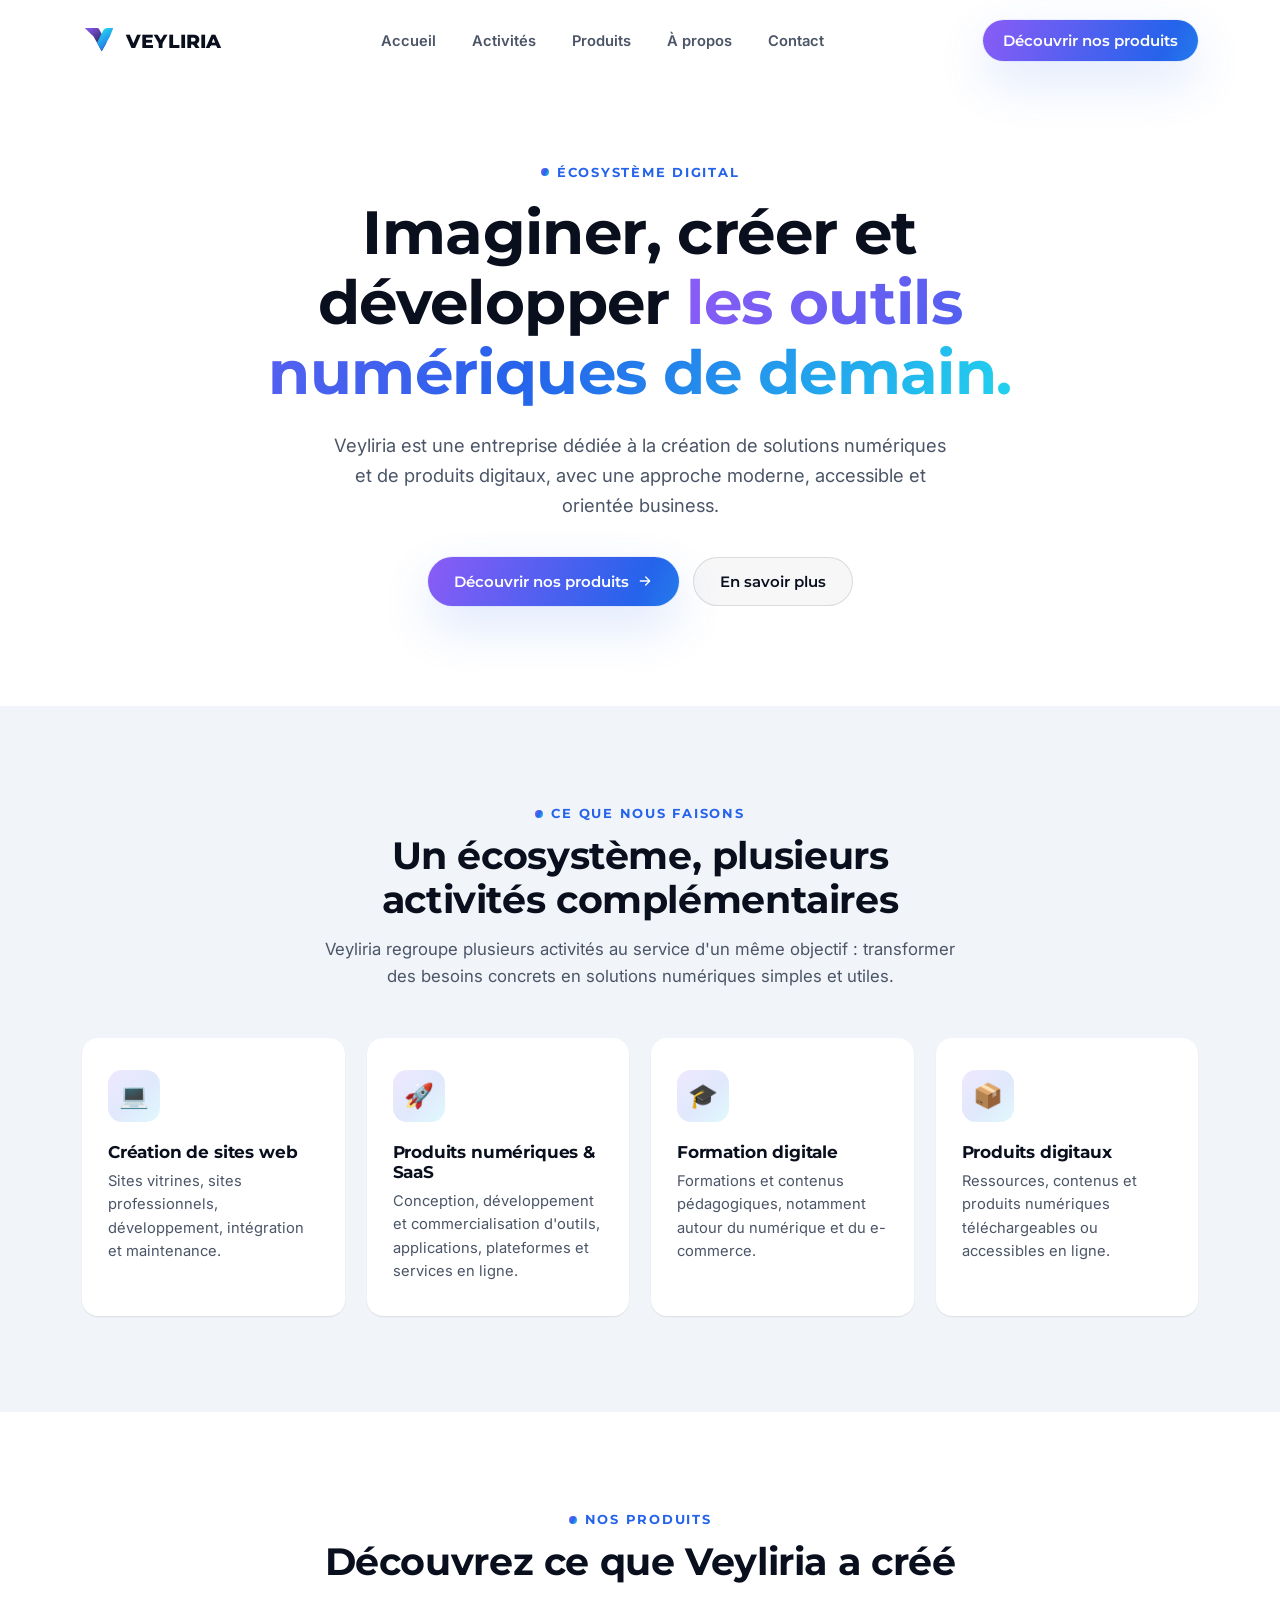
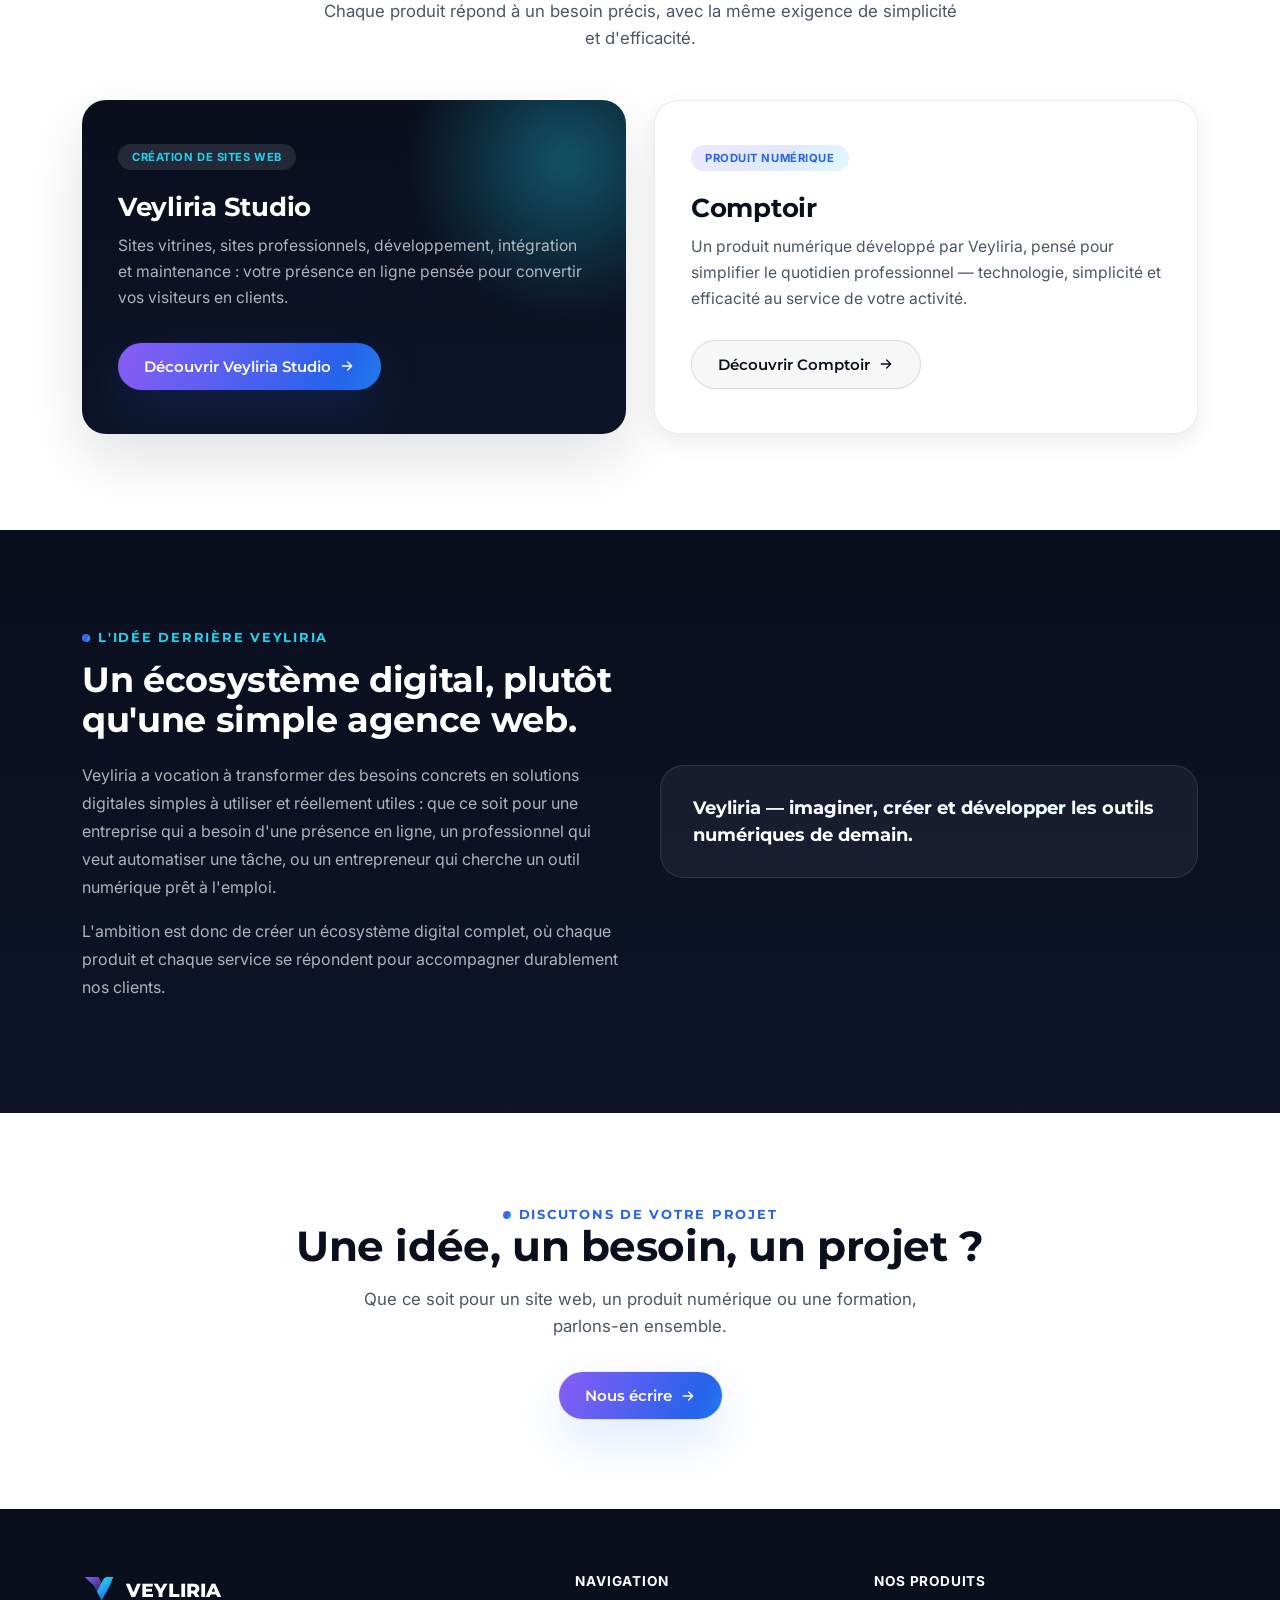
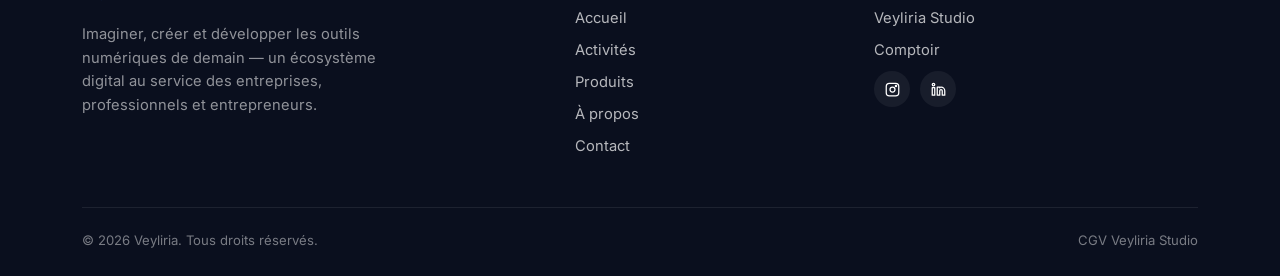
<file: index.html>
<!DOCTYPE html>
<html lang="fr">
<head>
<meta charset="UTF-8" />
<meta name="viewport" content="width=device-width, initial-scale=1.0" />
<title>Veyliria — Imaginer, créer et développer les outils numériques de demain</title>
<meta name="description" content="Veyliria est un écosystème digital qui conçoit des sites web, des produits numériques & SaaS, des formations et des ressources digitales. Découvrez Veyliria Studio et Comptoir." />
<link rel="icon" href="data:image/svg+xml,%3Csvg xmlns='http://www.w3.org/2000/svg' viewBox='0 0 100 100'%3E%3Cdefs%3E%3ClinearGradient id='g' x1='0' y1='0' x2='1' y2='1'%3E%3Cstop offset='0' stop-color='%238B5CF6'/%3E%3Cstop offset='0.5' stop-color='%232563EB'/%3E%3Cstop offset='1' stop-color='%2322D3EE'/%3E%3C/linearGradient%3E%3C/defs%3E%3Cpath d='M15 15L50 85L85 15L65 15L50 50L35 15Z' fill='url(%23g)'/%3E%3C/svg%3E" />

<link rel="preconnect" href="https://fonts.googleapis.com" />
<link rel="preconnect" href="https://fonts.gstatic.com" crossorigin />
<link href="https://fonts.googleapis.com/css2?family=Inter:wght@400;500;600;700&family=Montserrat:wght@600;700;800&display=swap" rel="stylesheet" />

<link rel="stylesheet" href="css/style.css?v=2" />
</head>
<body>

<!-- ============ HEADER ============ -->
<header class="header" id="header">
  <div class="container">
    <a href="#accueil" class="brand">
      <svg class="logo-mark" viewBox="0 0 100 100" fill="none" xmlns="http://www.w3.org/2000/svg" aria-hidden="true">
        <defs>
          <linearGradient id="logoGradLeft" x1="10" y1="10" x2="60" y2="85" gradientUnits="userSpaceOnUse">
            <stop offset="0" stop-color="#8B5CF6"/>
            <stop offset="1" stop-color="#0A0F1E"/>
          </linearGradient>
          <linearGradient id="logoGradRight" x1="55" y1="20" x2="90" y2="70" gradientUnits="userSpaceOnUse">
            <stop offset="0" stop-color="#22D3EE"/>
            <stop offset="1" stop-color="#2563EB"/>
          </linearGradient>
        </defs>
        <path d="M8 12L44 12C47 12 49.5 13.6 51 16L72 55L58 80L34 37L8 12Z" fill="url(#logoGradLeft)"/>
        <path d="M92 12L74 12C69 12 65 14.6 62.5 19L44 55L58 80L82 37L92 12Z" fill="url(#logoGradRight)"/>
      </svg>
      <span>VEYLIRIA</span>
    </a>

    <nav class="nav-desktop" aria-label="Navigation principale">
      <a href="#accueil">Accueil</a>
      <a href="#activites">Activités</a>
      <a href="#produits">Produits</a>
      <a href="#a-propos">À propos</a>
      <a href="#contact">Contact</a>
    </nav>

    <div class="header-actions">
      <a href="#produits" class="btn btn-primary btn-sm" style="padding:11px 20px;">Découvrir nos produits</a>
      <button class="nav-toggle" id="navToggle" aria-label="Ouvrir le menu" aria-expanded="false">
        <span></span><span></span><span></span>
      </button>
    </div>
  </div>
</header>

<div class="mobile-nav" id="mobileNav">
  <a href="#accueil">Accueil</a>
  <a href="#activites">Activités</a>
  <a href="#produits">Produits</a>
  <a href="#a-propos">À propos</a>
  <a href="#contact">Contact</a>
  <a href="#produits" class="btn btn-primary">Découvrir nos produits</a>
</div>

<main>

  <!-- ============ HERO ============ -->
  <section id="accueil" class="hero">
    <div class="hero-bg">
      <div class="blob blob-1"></div>
      <div class="blob blob-2"></div>
      <div class="grid-pattern"></div>
    </div>
    <div class="container">
      <div class="hero-content reveal">
        <span class="eyebrow">Écosystème digital</span>
        <h1>Imaginer, créer et développer <span class="gradient-text">les outils numériques de demain.</span></h1>
        <p class="hero-sub">Veyliria est une entreprise dédiée à la création de solutions numériques et de produits digitaux, avec une approche moderne, accessible et orientée business.</p>
        <div class="hero-actions">
          <a href="#produits" class="btn btn-primary">
            Découvrir nos produits
            <svg viewBox="0 0 24 24" fill="none" stroke="currentColor" stroke-width="2" stroke-linecap="round" stroke-linejoin="round"><path d="M5 12h14M13 6l6 6-6 6"/></svg>
          </a>
          <a href="#a-propos" class="btn btn-ghost">En savoir plus</a>
        </div>
      </div>
    </div>
  </section>

  <!-- ============ ACTIVITÉS ============ -->
  <section id="activites" class="activities section-pad">
    <div class="container">
      <div class="section-head center reveal">
        <span class="eyebrow">Ce que nous faisons</span>
        <h2>Un écosystème, plusieurs activités complémentaires</h2>
        <p>Veyliria regroupe plusieurs activités au service d'un même objectif : transformer des besoins concrets en solutions numériques simples et utiles.</p>
      </div>

      <div class="activities-grid reveal-stagger">
        <div class="activity-card">
          <div class="activity-icon">💻</div>
          <h3>Création de sites web</h3>
          <p>Sites vitrines, sites professionnels, développement, intégration et maintenance.</p>
        </div>
        <div class="activity-card">
          <div class="activity-icon">🚀</div>
          <h3>Produits numériques & SaaS</h3>
          <p>Conception, développement et commercialisation d'outils, applications, plateformes et services en ligne.</p>
        </div>
        <div class="activity-card">
          <div class="activity-icon">🎓</div>
          <h3>Formation digitale</h3>
          <p>Formations et contenus pédagogiques, notamment autour du numérique et du e-commerce.</p>
        </div>
        <div class="activity-card">
          <div class="activity-icon">📦</div>
          <h3>Produits digitaux</h3>
          <p>Ressources, contenus et produits numériques téléchargeables ou accessibles en ligne.</p>
        </div>
      </div>
    </div>
  </section>

  <!-- ============ PRODUITS ============ -->
  <section id="produits" class="products section-pad">
    <div class="container">
      <div class="section-head center reveal">
        <span class="eyebrow">Nos produits</span>
        <h2>Découvrez ce que Veyliria a créé</h2>
        <p>Chaque produit répond à un besoin précis, avec la même exigence de simplicité et d'efficacité.</p>
      </div>

      <div class="products-grid reveal-stagger">
        <article class="product-card tone-studio">
          <div class="product-glow"></div>
          <span class="product-badge">Création de sites web</span>
          <h3>Veyliria Studio</h3>
          <p>Sites vitrines, sites professionnels, développement, intégration et maintenance : votre présence en ligne pensée pour convertir vos visiteurs en clients.</p>
          <a href="/studio/" class="btn btn-primary">
            Découvrir Veyliria Studio
            <svg viewBox="0 0 24 24" fill="none" stroke="currentColor" stroke-width="2" stroke-linecap="round" stroke-linejoin="round"><path d="M5 12h14M13 6l6 6-6 6"/></svg>
          </a>
        </article>

        <article class="product-card tone-comptoir">
          <span class="product-badge">Produit numérique</span>
          <h3>Comptoir</h3>
          <p>Un produit numérique développé par Veyliria, pensé pour simplifier le quotidien professionnel — technologie, simplicité et efficacité au service de votre activité.</p>
          <a href="https://getcomptoir.fr" class="btn btn-ghost">
            Découvrir Comptoir
            <svg viewBox="0 0 24 24" fill="none" stroke="currentColor" stroke-width="2" stroke-linecap="round" stroke-linejoin="round"><path d="M5 12h14M13 6l6 6-6 6"/></svg>
          </a>
        </article>
      </div>
    </div>
  </section>

  <!-- ============ VISION / À PROPOS ============ -->
  <section id="a-propos" class="vision section-pad">
    <div class="container vision-grid">
      <div class="vision-text reveal">
        <span class="eyebrow">L'idée derrière Veyliria</span>
        <h2>Un écosystème digital, plutôt qu'une simple agence web.</h2>
        <p>Veyliria a vocation à transformer des besoins concrets en solutions digitales simples à utiliser et réellement utiles : que ce soit pour une entreprise qui a besoin d'une présence en ligne, un professionnel qui veut automatiser une tâche, ou un entrepreneur qui cherche un outil numérique prêt à l'emploi.</p>
        <p>L'ambition est donc de créer un écosystème digital complet, où chaque produit et chaque service se répondent pour accompagner durablement nos clients.</p>
      </div>
      <div class="vision-tagline reveal">
        <span>Veyliria — <span class="gradient-text">imaginer, créer et développer</span> les outils numériques de demain.</span>
      </div>
    </div>
  </section>

  <!-- ============ CTA CONTACT ============ -->
  <section id="contact" class="cta-offer">
    <div class="container reveal">
      <span class="eyebrow">Discutons de votre projet</span>
      <h2>Une idée, un besoin, un projet ?</h2>
      <p>Que ce soit pour un site web, un produit numérique ou une formation, parlons-en ensemble.</p>
      <a href="mailto:contact@veyliria.com" class="btn btn-primary">
        Nous écrire
        <svg viewBox="0 0 24 24" fill="none" stroke="currentColor" stroke-width="2" stroke-linecap="round" stroke-linejoin="round"><path d="M5 12h14M13 6l6 6-6 6"/></svg>
      </a>
    </div>
  </section>

</main>

<!-- ============ FOOTER ============ -->
<footer class="footer">
  <div class="container">
    <div class="footer-grid">
      <div class="footer-brand">
        <a href="#accueil" class="brand">
          <svg class="logo-mark" viewBox="0 0 100 100" fill="none" xmlns="http://www.w3.org/2000/svg" aria-hidden="true">
            <path d="M8 12L44 12C47 12 49.5 13.6 51 16L72 55L58 80L34 37L8 12Z" fill="url(#logoGradLeft)"/>
            <path d="M92 12L74 12C69 12 65 14.6 62.5 19L44 55L58 80L82 37L92 12Z" fill="url(#logoGradRight)"/>
          </svg>
          <span>VEYLIRIA</span>
        </a>
        <p>Imaginer, créer et développer les outils numériques de demain — un écosystème digital au service des entreprises, professionnels et entrepreneurs.</p>
      </div>
      <div class="footer-col">
        <h4>Navigation</h4>
        <ul>
          <li><a href="#accueil">Accueil</a></li>
          <li><a href="#activites">Activités</a></li>
          <li><a href="#produits">Produits</a></li>
          <li><a href="#a-propos">À propos</a></li>
          <li><a href="#contact">Contact</a></li>
        </ul>
      </div>
      <div class="footer-col">
        <h4>Nos produits</h4>
        <ul>
          <li><a href="/studio/">Veyliria Studio</a></li>
          <li><a href="https://getcomptoir.fr">Comptoir</a></li>
        </ul>
        <div class="footer-social">
          <a href="#" aria-label="Instagram">
            <svg viewBox="0 0 24 24" fill="none" stroke="currentColor" stroke-width="2" stroke-linecap="round" stroke-linejoin="round"><rect x="2" y="2" width="20" height="20" rx="5"/><circle cx="12" cy="12" r="4"/><circle cx="17.5" cy="6.5" r="1"/></svg>
          </a>
          <a href="#" aria-label="LinkedIn">
            <svg viewBox="0 0 24 24" fill="none" stroke="currentColor" stroke-width="2" stroke-linecap="round" stroke-linejoin="round"><path d="M16 8a6 6 0 0 1 6 6v7h-4v-7a2 2 0 0 0-4 0v7h-4V8h4v1.5A6 6 0 0 1 16 8zM2 9h4v12H2zM4 6a2 2 0 1 0 0-4 2 2 0 0 0 0 4z"/></svg>
          </a>
        </div>
      </div>
    </div>
    <div class="footer-bottom">
      <span>© 2026 Veyliria. Tous droits réservés.</span>
      <span><a href="/studio/cgv.html">CGV Veyliria Studio</a></span>
    </div>
  </div>
</footer>

<button class="back-to-top" id="backToTop" aria-label="Retour en haut">
  <svg viewBox="0 0 24 24" fill="none" stroke="currentColor" stroke-width="2" stroke-linecap="round" stroke-linejoin="round"><path d="M12 19V5M5 12l7-7 7 7"/></svg>
</button>

<script src="js/main.js?v=2"></script>
</body>
</html>
</file>
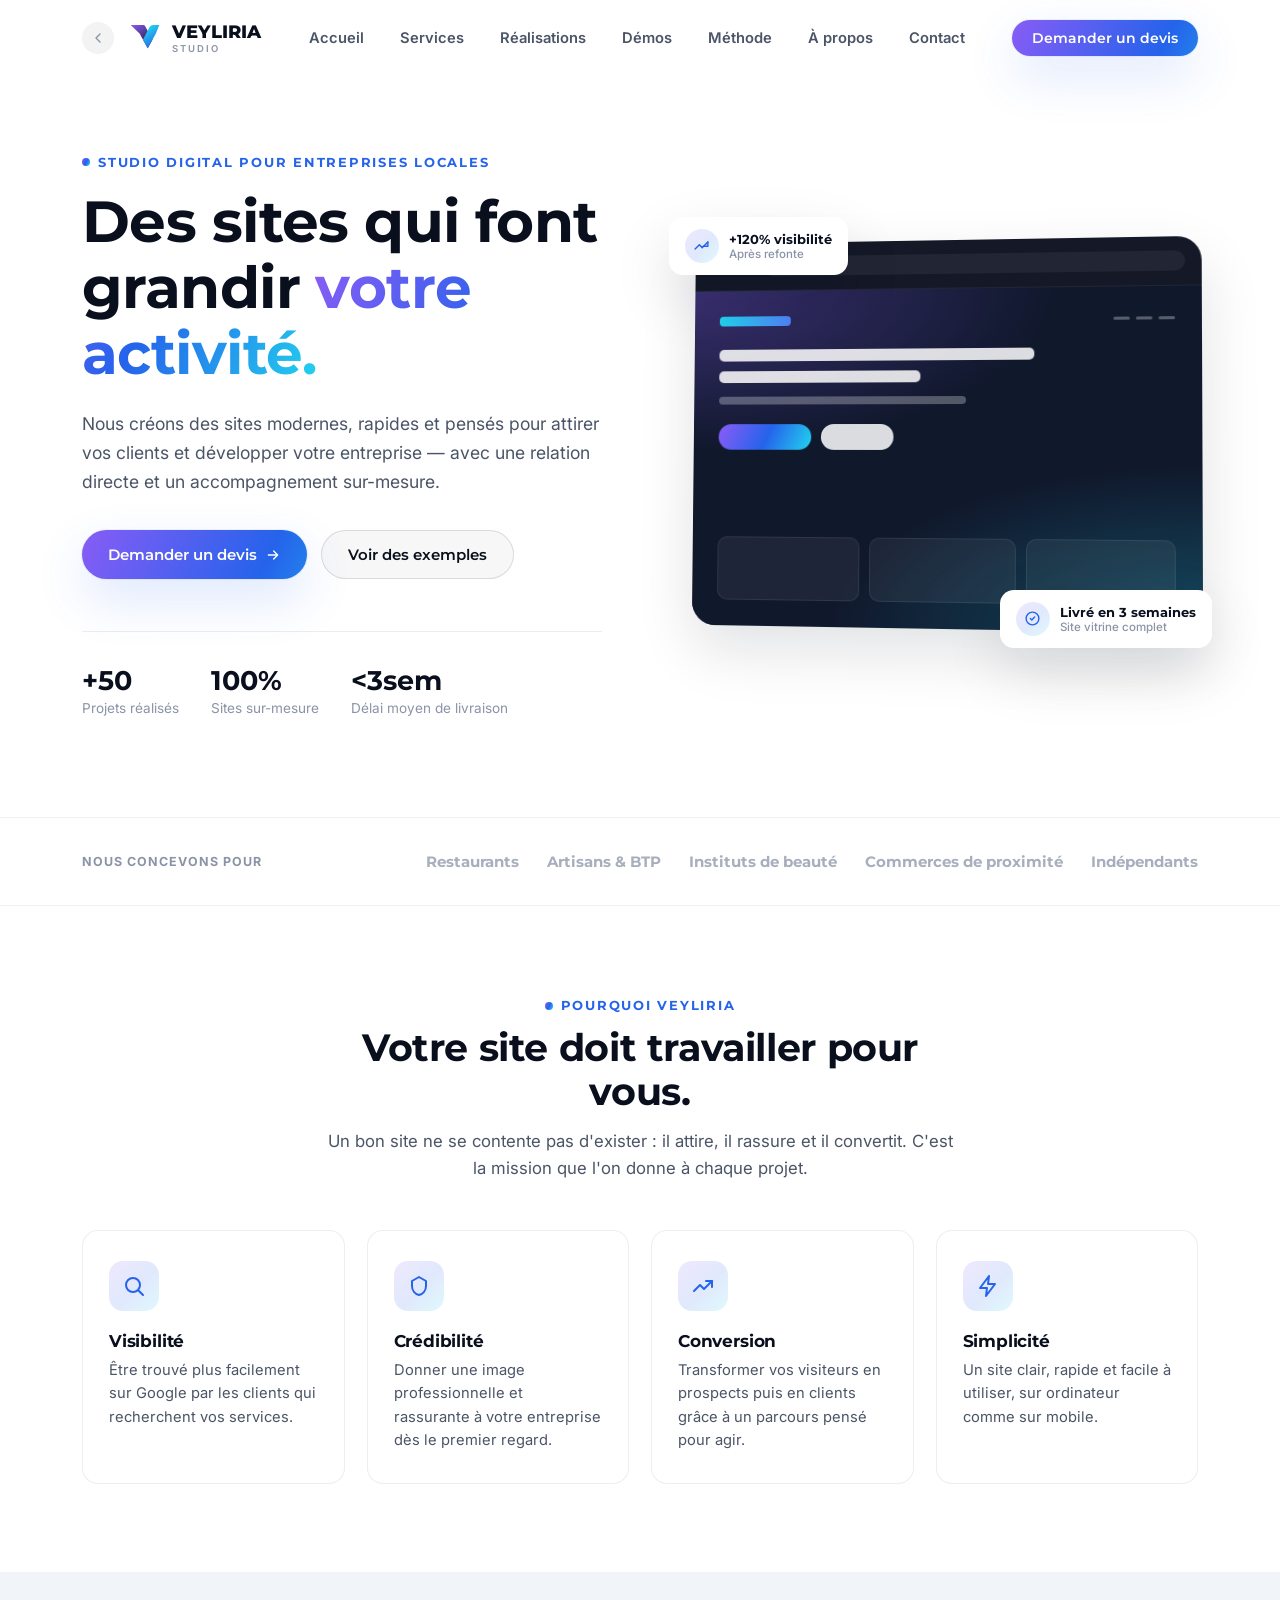
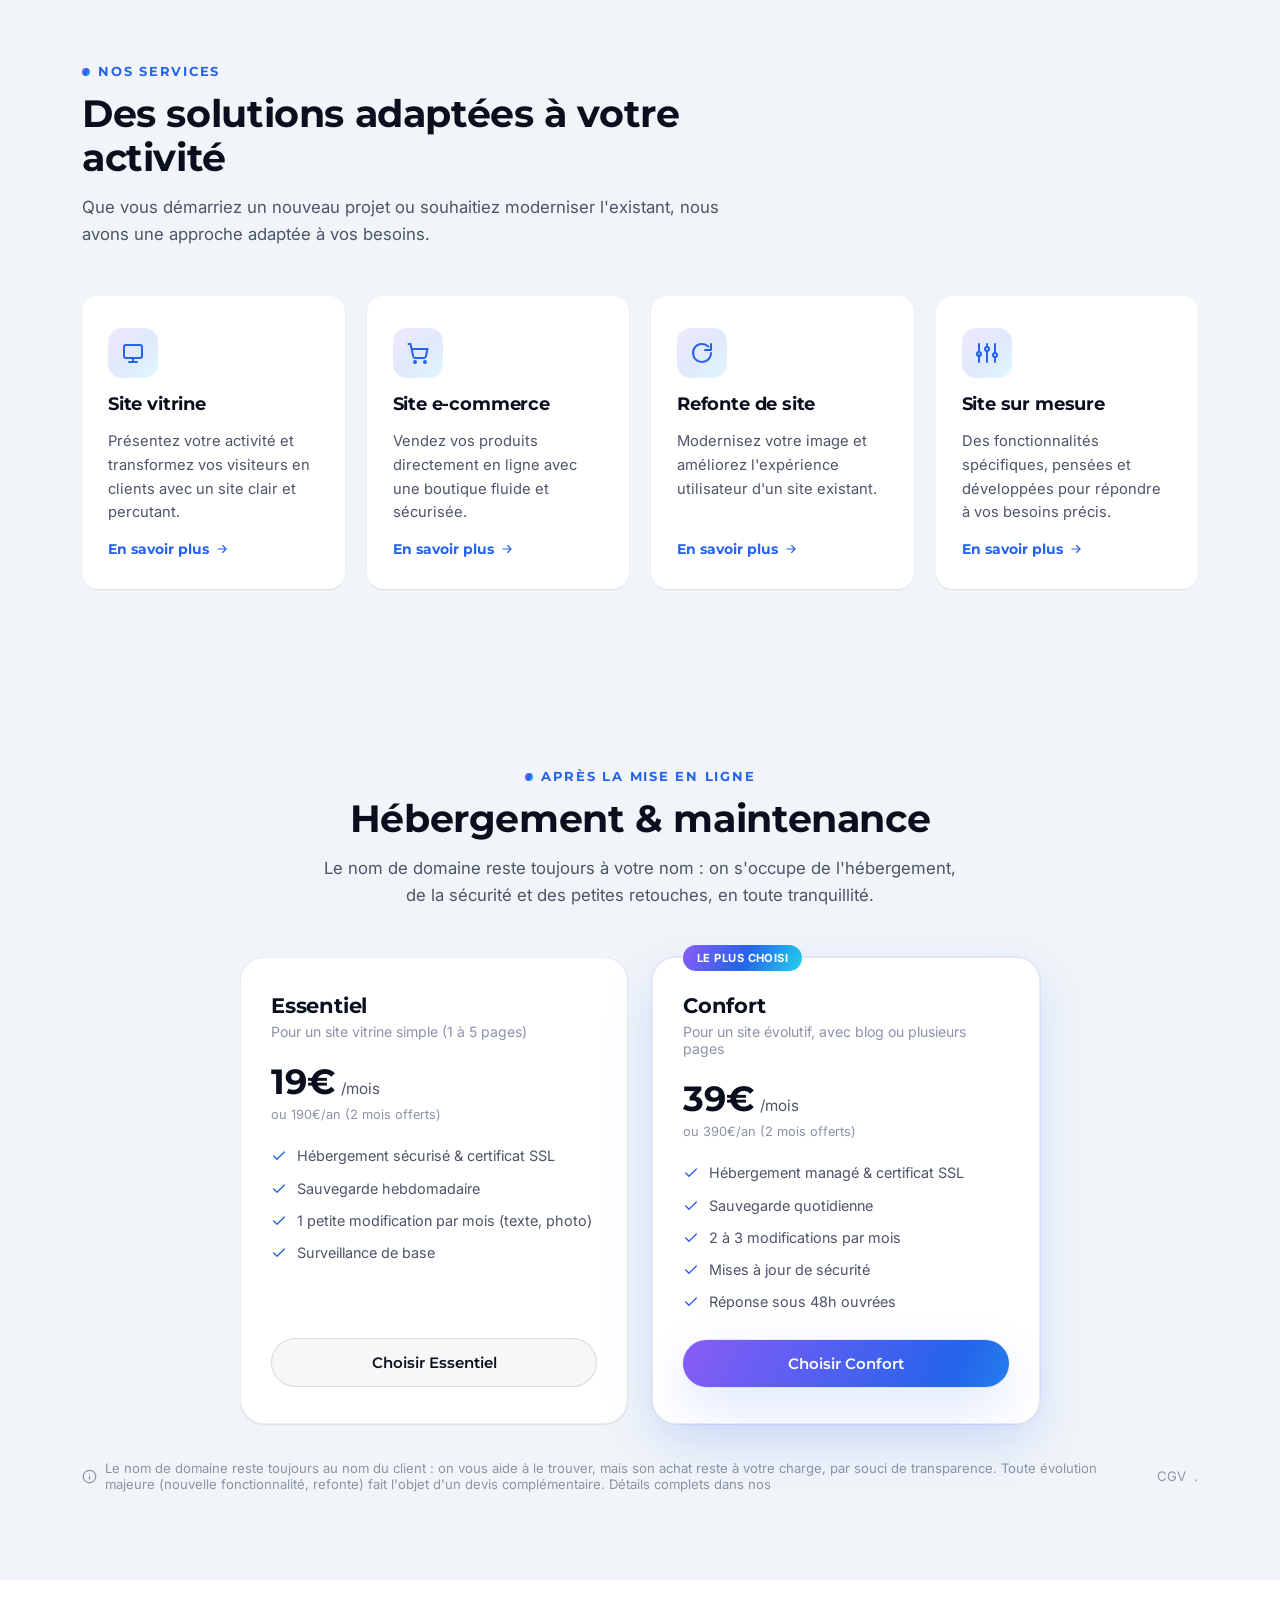
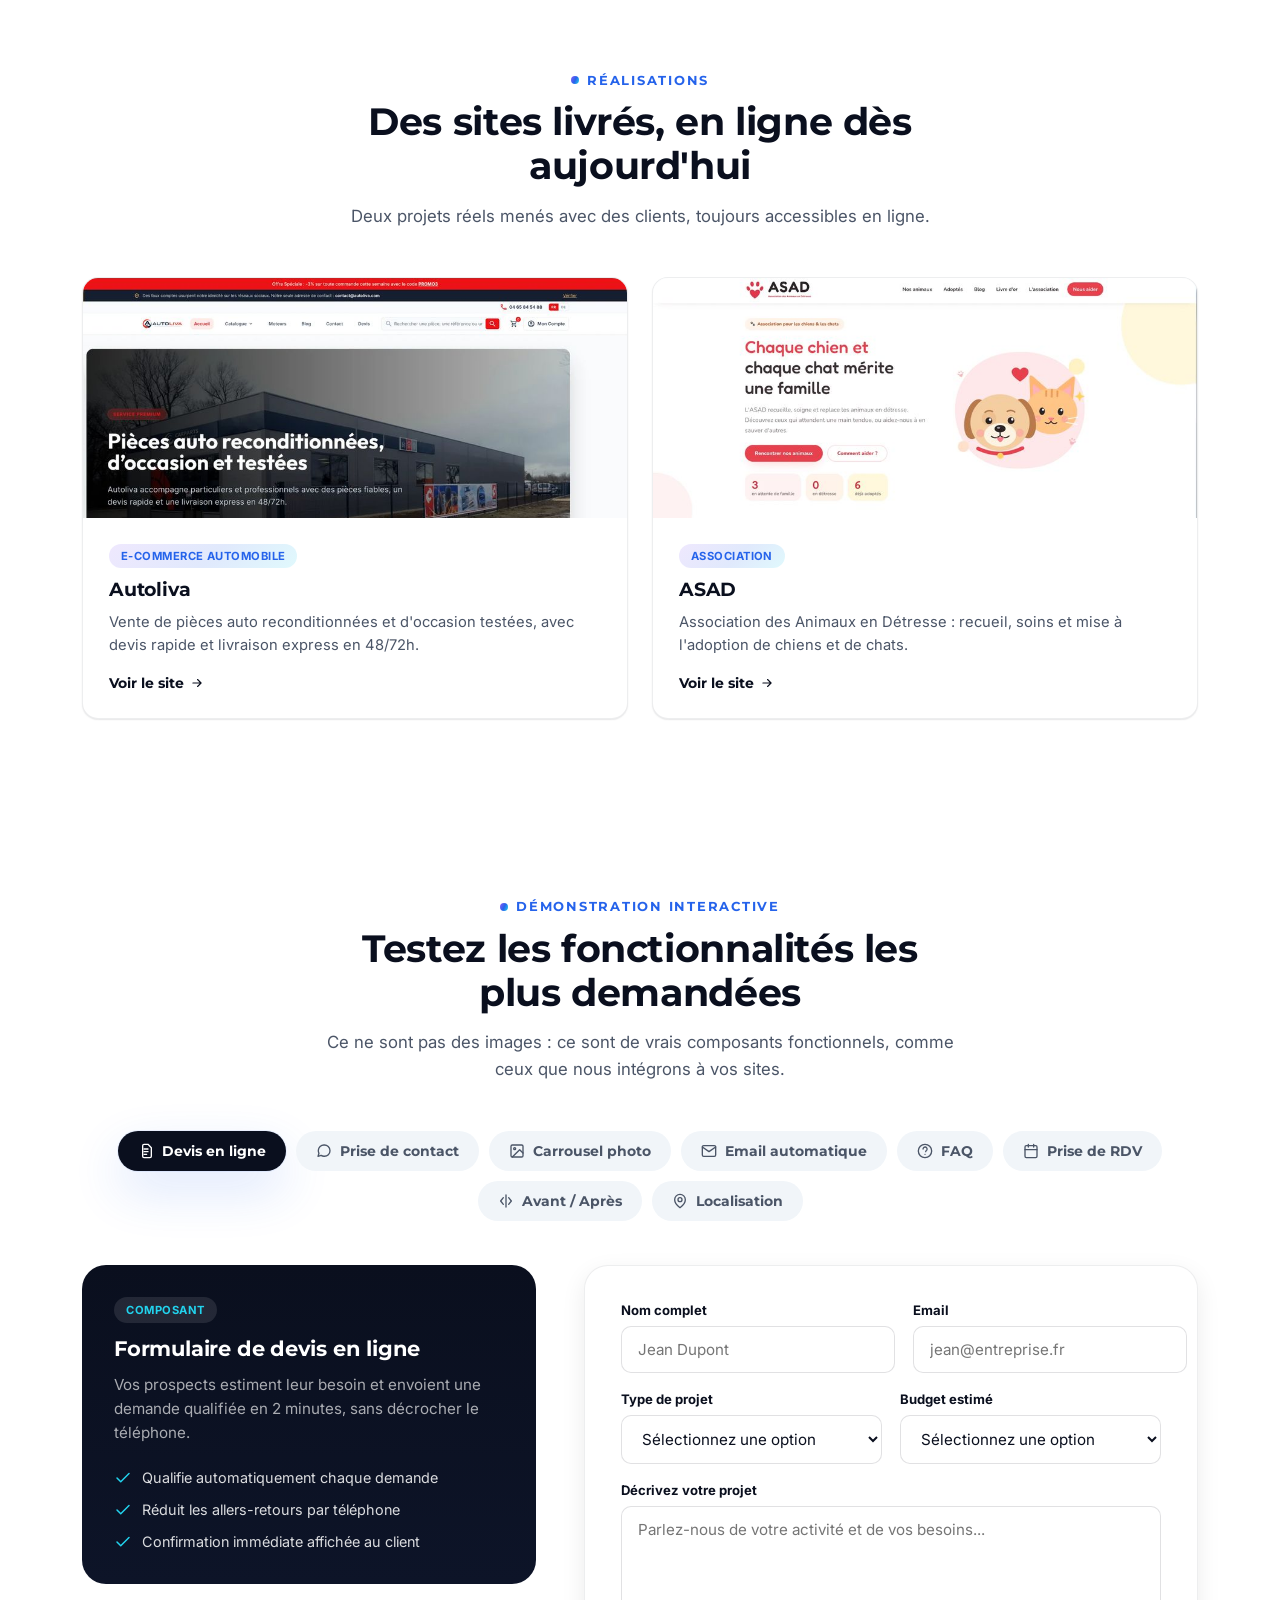
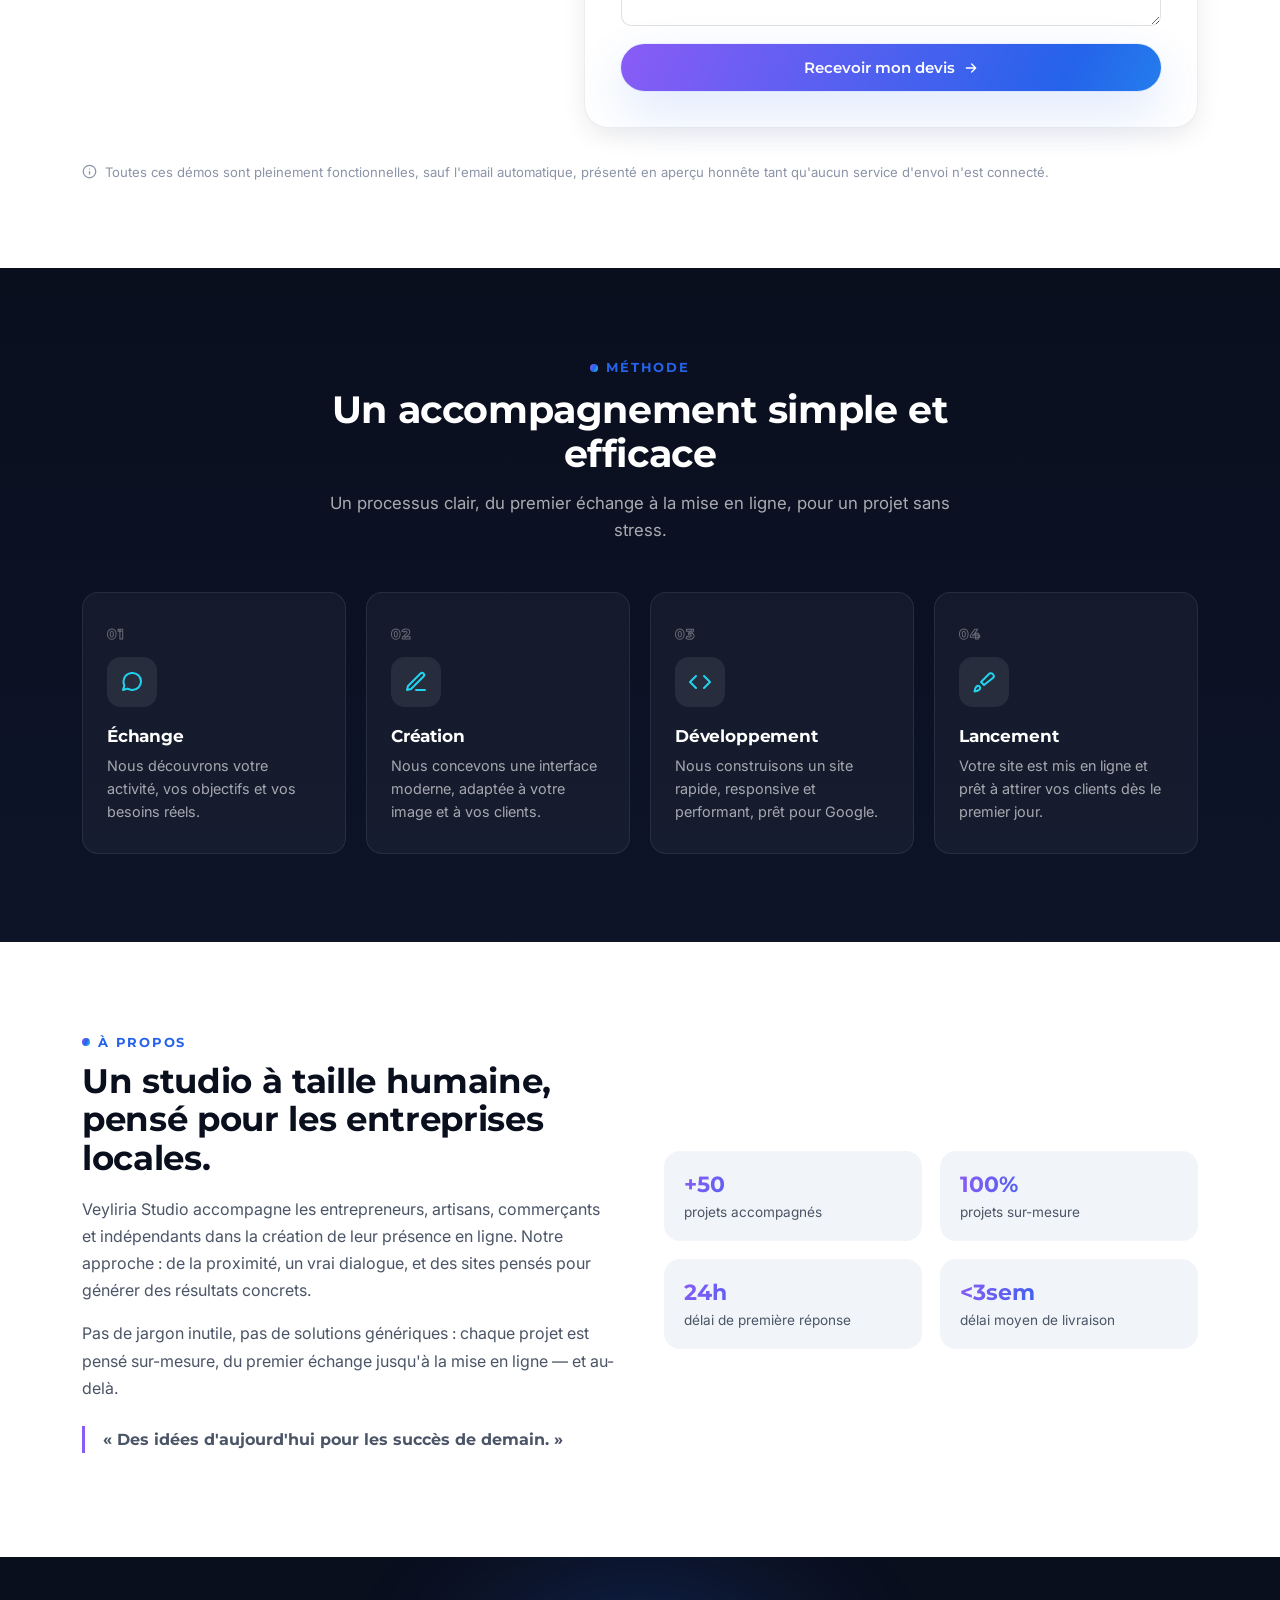
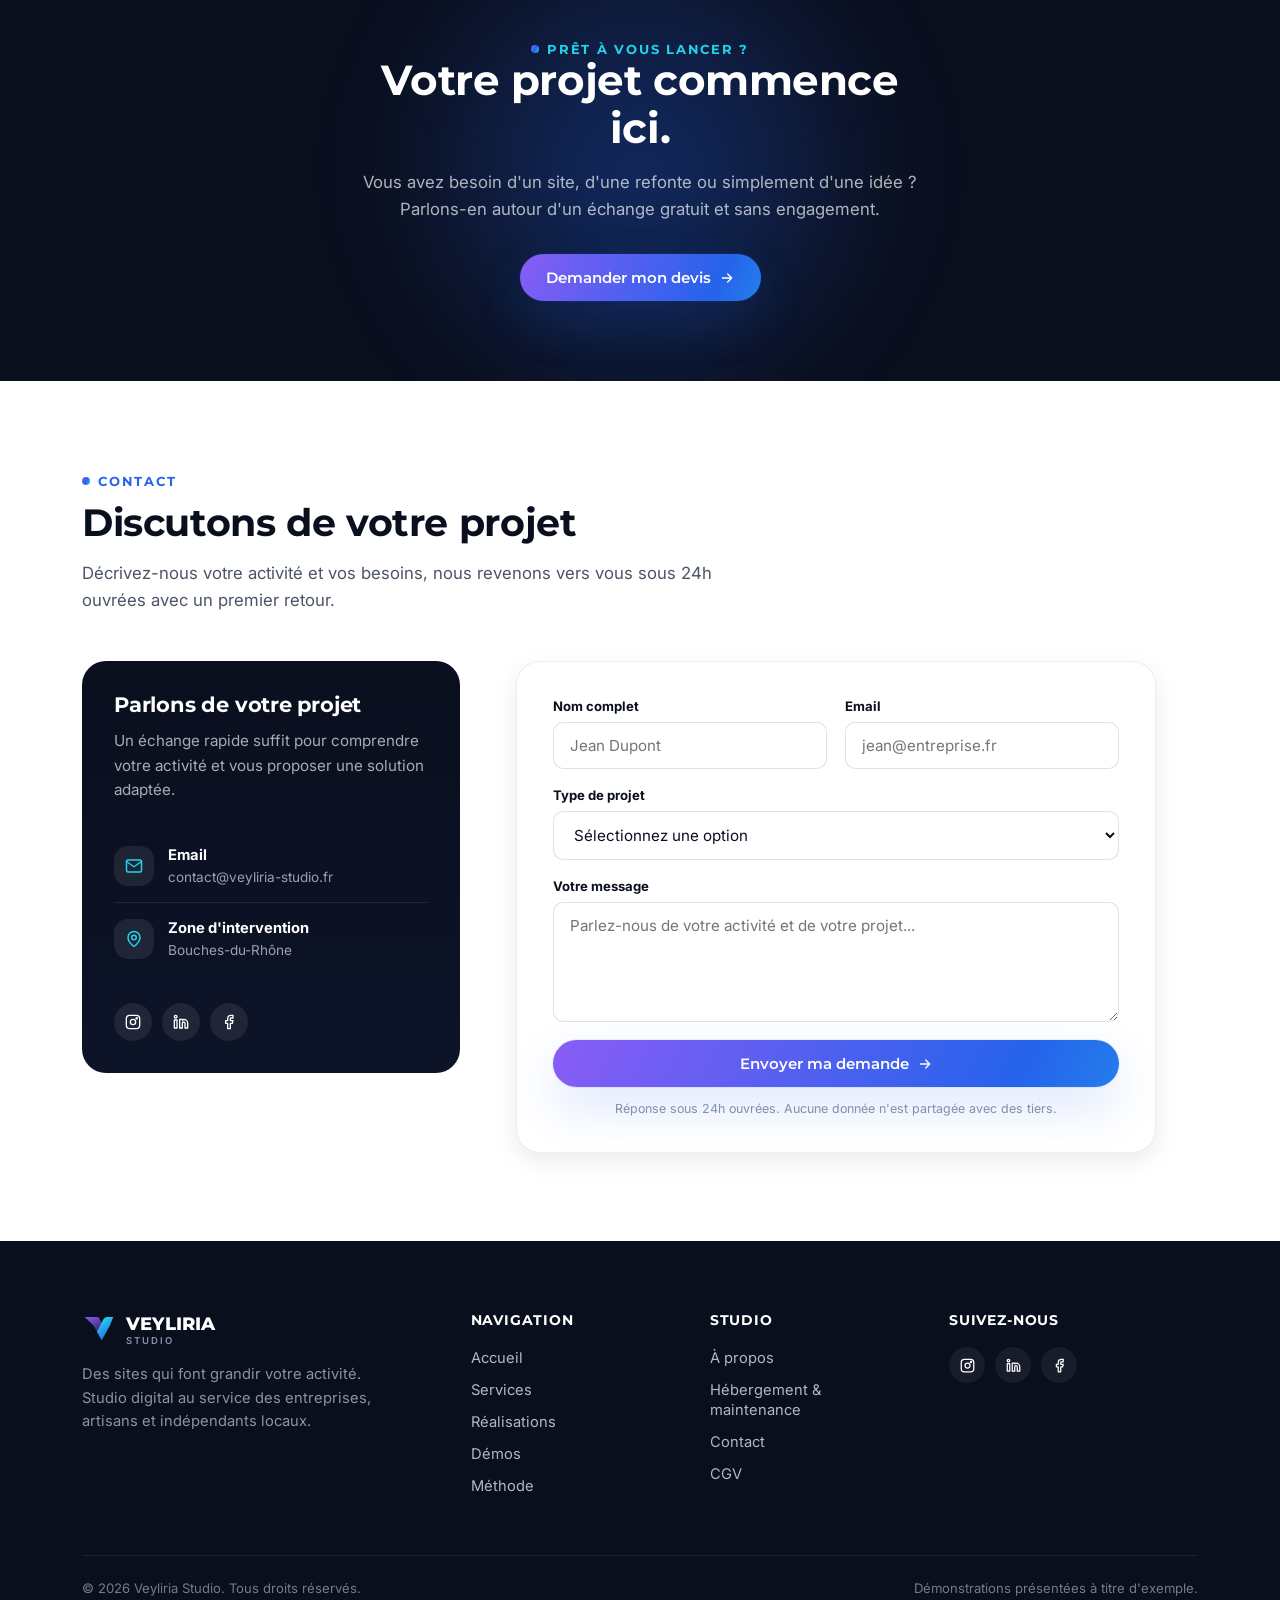
<file: studio/index.html>
<!DOCTYPE html>
<html lang="fr">
<head>
<meta charset="UTF-8" />
<meta name="viewport" content="width=device-width, initial-scale=1.0" />
<title>Veyliria Studio — Des sites qui font grandir votre activité</title>
<meta name="description" content="Veyliria Studio crée des sites web modernes, rapides et sur-mesure pour les entreprises, artisans, commerçants et indépendants. Site vitrine, e-commerce, refonte." />
<link rel="icon" href="data:image/svg+xml,%3Csvg xmlns='http://www.w3.org/2000/svg' viewBox='0 0 100 100'%3E%3Cdefs%3E%3ClinearGradient id='g' x1='0' y1='0' x2='1' y2='1'%3E%3Cstop offset='0' stop-color='%238B5CF6'/%3E%3Cstop offset='0.5' stop-color='%232563EB'/%3E%3Cstop offset='1' stop-color='%2322D3EE'/%3E%3C/linearGradient%3E%3C/defs%3E%3Cpath d='M15 15L50 85L85 15L65 15L50 50L35 15Z' fill='url(%23g)'/%3E%3C/svg%3E" />

<link rel="preconnect" href="https://fonts.googleapis.com" />
<link rel="preconnect" href="https://fonts.gstatic.com" crossorigin />
<link href="https://fonts.googleapis.com/css2?family=Inter:wght@400;500;600;700&family=Montserrat:wght@600;700;800&display=swap" rel="stylesheet" />

<link rel="stylesheet" href="css/style.css?v=2" />
</head>
<body>

<div class="progress-bar" id="progressBar"></div>

<!-- ============ HEADER ============ -->
<header class="header" id="header">
  <div class="container">
    <div class="brand-group">
      <a href="/" class="back-link" aria-label="Retour à Veyliria">
        <svg viewBox="0 0 24 24" fill="none" stroke="currentColor" stroke-width="2" stroke-linecap="round" stroke-linejoin="round"><path d="M15 18l-6-6 6-6"/></svg>
      </a>
      <a href="#accueil" class="brand">
        <svg class="logo-mark" viewBox="0 0 100 100" fill="none" xmlns="http://www.w3.org/2000/svg" aria-hidden="true">
          <defs>
            <linearGradient id="logoGradLeft" x1="10" y1="10" x2="60" y2="85" gradientUnits="userSpaceOnUse">
              <stop offset="0" stop-color="#8B5CF6"/>
              <stop offset="1" stop-color="#0A0F1E"/>
            </linearGradient>
            <linearGradient id="logoGradRight" x1="55" y1="20" x2="90" y2="70" gradientUnits="userSpaceOnUse">
              <stop offset="0" stop-color="#22D3EE"/>
              <stop offset="1" stop-color="#2563EB"/>
            </linearGradient>
          </defs>
          <path d="M8 12L44 12C47 12 49.5 13.6 51 16L72 55L58 80L34 37L8 12Z" fill="url(#logoGradLeft)"/>
          <path d="M92 12L74 12C69 12 65 14.6 62.5 19L44 55L58 80L82 37L92 12Z" fill="url(#logoGradRight)"/>
        </svg>
        <span class="brand-name">VEYLIRIA<small>STUDIO</small></span>
      </a>
    </div>

    <nav class="nav-desktop" aria-label="Navigation principale">
      <a href="#accueil">Accueil</a>
      <a href="#services">Services</a>
      <a href="#realisations">Réalisations</a>
      <a href="#demos">Démos</a>
      <a href="#methode">Méthode</a>
      <a href="#a-propos">À propos</a>
      <a href="#contact">Contact</a>
    </nav>

    <div class="header-actions">
      <a href="#contact" class="btn btn-primary btn-sm">Demander un devis</a>
      <button class="nav-toggle" id="navToggle" aria-label="Ouvrir le menu" aria-expanded="false">
        <span></span><span></span><span></span>
      </button>
    </div>
  </div>
</header>

<div class="mobile-nav" id="mobileNav">
  <a href="#accueil">Accueil</a>
  <a href="#services">Services</a>
  <a href="#realisations">Réalisations</a>
  <a href="#demos">Démos</a>
  <a href="#methode">Méthode</a>
  <a href="#a-propos">À propos</a>
  <a href="#contact">Contact</a>
  <a href="#contact" class="btn btn-primary">Demander un devis</a>
</div>

<main>

  <!-- ============ HERO ============ -->
  <section id="accueil" class="hero">
    <div class="hero-bg">
      <div class="blob blob-1"></div>
      <div class="blob blob-2"></div>
      <div class="grid-pattern"></div>
    </div>
    <div class="container hero-grid">
      <div class="hero-content reveal">
        <span class="eyebrow">Studio digital pour entreprises locales</span>
        <h1>Des sites qui font grandir <span class="gradient-text">votre activité.</span></h1>
        <p class="hero-sub">Nous créons des sites modernes, rapides et pensés pour attirer vos clients et développer votre entreprise — avec une relation directe et un accompagnement sur-mesure.</p>
        <div class="hero-actions">
          <a href="#contact" class="btn btn-primary">
            Demander un devis
            <svg viewBox="0 0 24 24" fill="none" stroke="currentColor" stroke-width="2" stroke-linecap="round" stroke-linejoin="round"><path d="M5 12h14M13 6l6 6-6 6"/></svg>
          </a>
          <a href="#realisations" class="btn btn-ghost">Voir des exemples</a>
        </div>
        <div class="hero-stats">
          <div class="stat"><b>+50</b><span>Projets réalisés</span></div>
          <div class="stat"><b>100%</b><span>Sites sur-mesure</span></div>
          <div class="stat"><b>&lt;3sem</b><span>Délai moyen de livraison</span></div>
        </div>
      </div>

      <div class="hero-visual reveal">
        <div class="browser-card">
          <div class="browser-bar">
            <span></span><span></span><span></span>
            <div class="url-pill"></div>
          </div>
          <div class="browser-screen">
            <div class="screen-nav">
              <div class="brand-chip"></div>
              <div class="chip-lines">
                <div class="chip-line"></div><div class="chip-line"></div><div class="chip-line"></div>
              </div>
            </div>
            <div class="screen-hero">
              <div class="line w-70"></div>
              <div class="line w-45"></div>
              <div class="line sub"></div>
              <div class="cta-row">
                <div class="pill solid"></div>
                <div class="pill line"></div>
              </div>
            </div>
            <div class="screen-cards">
              <div class="card"></div><div class="card"></div><div class="card"></div>
            </div>
          </div>
        </div>

        <div class="float-badge badge-1">
          <span class="dot">
            <svg viewBox="0 0 24 24" fill="none" stroke="currentColor" stroke-width="2" stroke-linecap="round" stroke-linejoin="round"><path d="M3 17l6-6 4 4 8-8"/><path d="M21 7v6h-6"/></svg>
          </span>
          <span>+120% visibilité<small>Après refonte</small></span>
        </div>
        <div class="float-badge badge-2">
          <span class="dot">
            <svg viewBox="0 0 24 24" fill="none" stroke="currentColor" stroke-width="2" stroke-linecap="round" stroke-linejoin="round"><circle cx="12" cy="12" r="9"/><path d="M9 12l2 2 4-4"/></svg>
          </span>
          <span>Livré en 3 semaines<small>Site vitrine complet</small></span>
        </div>
      </div>
    </div>
  </section>

  <!-- ============ TRUST BAR ============ -->
  <div class="trust-bar">
    <div class="container">
      <p>Nous concevons pour</p>
      <div class="trust-logos">
        <span>Restaurants</span>
        <span>Artisans & BTP</span>
        <span>Instituts de beauté</span>
        <span>Commerces de proximité</span>
        <span>Indépendants</span>
      </div>
    </div>
  </div>

  <!-- ============ BENEFITS ============ -->
  <section id="benefices" class="benefits section-pad">
    <div class="container">
      <div class="section-head center reveal">
        <span class="eyebrow">Pourquoi Veyliria</span>
        <h2>Votre site doit travailler pour vous.</h2>
        <p>Un bon site ne se contente pas d'exister : il attire, il rassure et il convertit. C'est la mission que l'on donne à chaque projet.</p>
      </div>

      <div class="benefits-grid reveal-stagger">
        <div class="benefit-card">
          <div class="icon-tile">
            <svg viewBox="0 0 24 24" fill="none" stroke="currentColor" stroke-width="2" stroke-linecap="round" stroke-linejoin="round"><circle cx="11" cy="11" r="7"/><path d="M21 21l-4.3-4.3"/></svg>
          </div>
          <h3>Visibilité</h3>
          <p>Être trouvé plus facilement sur Google par les clients qui recherchent vos services.</p>
        </div>
        <div class="benefit-card">
          <div class="icon-tile">
            <svg viewBox="0 0 24 24" fill="none" stroke="currentColor" stroke-width="2" stroke-linecap="round" stroke-linejoin="round"><path d="M12 3l7 4v5c0 4.5-3 8-7 9-4-1-7-4.5-7-9V7l7-4z"/></svg>
          </div>
          <h3>Crédibilité</h3>
          <p>Donner une image professionnelle et rassurante à votre entreprise dès le premier regard.</p>
        </div>
        <div class="benefit-card">
          <div class="icon-tile">
            <svg viewBox="0 0 24 24" fill="none" stroke="currentColor" stroke-width="2" stroke-linecap="round" stroke-linejoin="round"><path d="M3 17l6-6 4 4 8-8"/><path d="M15 7h6v6"/></svg>
          </div>
          <h3>Conversion</h3>
          <p>Transformer vos visiteurs en prospects puis en clients grâce à un parcours pensé pour agir.</p>
        </div>
        <div class="benefit-card">
          <div class="icon-tile">
            <svg viewBox="0 0 24 24" fill="none" stroke="currentColor" stroke-width="2" stroke-linecap="round" stroke-linejoin="round"><path d="M13 2L4 14h7l-1 8 9-12h-7l1-8z"/></svg>
          </div>
          <h3>Simplicité</h3>
          <p>Un site clair, rapide et facile à utiliser, sur ordinateur comme sur mobile.</p>
        </div>
      </div>
    </div>
  </section>

  <!-- ============ SERVICES ============ -->
  <section id="services" class="services section-pad">
    <div class="container">
      <div class="section-head reveal">
        <span class="eyebrow">Nos services</span>
        <h2>Des solutions adaptées à votre activité</h2>
        <p>Que vous démarriez un nouveau projet ou souhaitiez moderniser l'existant, nous avons une approche adaptée à vos besoins.</p>
      </div>

      <div class="services-grid reveal-stagger">
        <div class="service-card">
          <div class="icon-tile">
            <svg viewBox="0 0 24 24" fill="none" stroke="currentColor" stroke-width="2" stroke-linecap="round" stroke-linejoin="round"><rect x="3" y="4" width="18" height="13" rx="2"/><path d="M8 21h8M12 17v4"/></svg>
          </div>
          <h3>Site vitrine</h3>
          <p>Présentez votre activité et transformez vos visiteurs en clients avec un site clair et percutant.</p>
          <a href="#contact" class="service-link">En savoir plus
            <svg viewBox="0 0 24 24" fill="none" stroke="currentColor" stroke-width="2" stroke-linecap="round" stroke-linejoin="round"><path d="M5 12h14M13 6l6 6-6 6"/></svg>
          </a>
        </div>
        <div class="service-card">
          <div class="icon-tile">
            <svg viewBox="0 0 24 24" fill="none" stroke="currentColor" stroke-width="2" stroke-linecap="round" stroke-linejoin="round"><circle cx="9" cy="21" r="1"/><circle cx="19" cy="21" r="1"/><path d="M2.5 3h2l2.7 12.4a2 2 0 0 0 2 1.6h8.7a2 2 0 0 0 2-1.6L21.5 8H6"/></svg>
          </div>
          <h3>Site e-commerce</h3>
          <p>Vendez vos produits directement en ligne avec une boutique fluide et sécurisée.</p>
          <a href="#contact" class="service-link">En savoir plus
            <svg viewBox="0 0 24 24" fill="none" stroke="currentColor" stroke-width="2" stroke-linecap="round" stroke-linejoin="round"><path d="M5 12h14M13 6l6 6-6 6"/></svg>
          </a>
        </div>
        <div class="service-card">
          <div class="icon-tile">
            <svg viewBox="0 0 24 24" fill="none" stroke="currentColor" stroke-width="2" stroke-linecap="round" stroke-linejoin="round"><path d="M21 12a9 9 0 1 1-2.6-6.4"/><path d="M21 3v6h-6"/></svg>
          </div>
          <h3>Refonte de site</h3>
          <p>Modernisez votre image et améliorez l'expérience utilisateur d'un site existant.</p>
          <a href="#contact" class="service-link">En savoir plus
            <svg viewBox="0 0 24 24" fill="none" stroke="currentColor" stroke-width="2" stroke-linecap="round" stroke-linejoin="round"><path d="M5 12h14M13 6l6 6-6 6"/></svg>
          </a>
        </div>
        <div class="service-card">
          <div class="icon-tile">
            <svg viewBox="0 0 24 24" fill="none" stroke="currentColor" stroke-width="2" stroke-linecap="round" stroke-linejoin="round"><path d="M4 21v-7M4 10V3M12 21v-11M12 6V3M20 21v-5M20 12V3"/><circle cx="4" cy="13" r="2"/><circle cx="12" cy="8" r="2"/><circle cx="20" cy="14" r="2"/></svg>
          </div>
          <h3>Site sur mesure</h3>
          <p>Des fonctionnalités spécifiques, pensées et développées pour répondre à vos besoins précis.</p>
          <a href="#contact" class="service-link">En savoir plus
            <svg viewBox="0 0 24 24" fill="none" stroke="currentColor" stroke-width="2" stroke-linecap="round" stroke-linejoin="round"><path d="M5 12h14M13 6l6 6-6 6"/></svg>
          </a>
        </div>
      </div>
    </div>
  </section>

  <!-- ============ HÉBERGEMENT & MAINTENANCE ============ -->
  <section id="hebergement" class="hosting section-pad">
    <div class="container">
      <div class="section-head center reveal">
        <span class="eyebrow">Après la mise en ligne</span>
        <h2>Hébergement & maintenance</h2>
        <p>Le nom de domaine reste toujours à votre nom : on s'occupe de l'hébergement, de la sécurité et des petites retouches, en toute tranquillité.</p>
      </div>

      <div class="hosting-grid reveal-stagger">
        <div class="hosting-card">
          <h3>Essentiel</h3>
          <p class="hosting-target">Pour un site vitrine simple (1 à 5 pages)</p>
          <div class="hosting-price"><b>19€</b><span>/mois</span></div>
          <span class="hosting-alt">ou 190€/an (2 mois offerts)</span>
          <ul class="hosting-features">
            <li><svg viewBox="0 0 24 24" fill="none" stroke="currentColor" stroke-width="2" stroke-linecap="round" stroke-linejoin="round"><path d="M20 6 9 17l-5-5"/></svg>Hébergement sécurisé & certificat SSL</li>
            <li><svg viewBox="0 0 24 24" fill="none" stroke="currentColor" stroke-width="2" stroke-linecap="round" stroke-linejoin="round"><path d="M20 6 9 17l-5-5"/></svg>Sauvegarde hebdomadaire</li>
            <li><svg viewBox="0 0 24 24" fill="none" stroke="currentColor" stroke-width="2" stroke-linecap="round" stroke-linejoin="round"><path d="M20 6 9 17l-5-5"/></svg>1 petite modification par mois (texte, photo)</li>
            <li><svg viewBox="0 0 24 24" fill="none" stroke="currentColor" stroke-width="2" stroke-linecap="round" stroke-linejoin="round"><path d="M20 6 9 17l-5-5"/></svg>Surveillance de base</li>
          </ul>
          <a href="#contact" class="btn btn-ghost btn-block">Choisir Essentiel</a>
        </div>

        <div class="hosting-card is-featured">
          <span class="hosting-badge">Le plus choisi</span>
          <h3>Confort</h3>
          <p class="hosting-target">Pour un site évolutif, avec blog ou plusieurs pages</p>
          <div class="hosting-price"><b>39€</b><span>/mois</span></div>
          <span class="hosting-alt">ou 390€/an (2 mois offerts)</span>
          <ul class="hosting-features">
            <li><svg viewBox="0 0 24 24" fill="none" stroke="currentColor" stroke-width="2" stroke-linecap="round" stroke-linejoin="round"><path d="M20 6 9 17l-5-5"/></svg>Hébergement managé & certificat SSL</li>
            <li><svg viewBox="0 0 24 24" fill="none" stroke="currentColor" stroke-width="2" stroke-linecap="round" stroke-linejoin="round"><path d="M20 6 9 17l-5-5"/></svg>Sauvegarde quotidienne</li>
            <li><svg viewBox="0 0 24 24" fill="none" stroke="currentColor" stroke-width="2" stroke-linecap="round" stroke-linejoin="round"><path d="M20 6 9 17l-5-5"/></svg>2 à 3 modifications par mois</li>
            <li><svg viewBox="0 0 24 24" fill="none" stroke="currentColor" stroke-width="2" stroke-linecap="round" stroke-linejoin="round"><path d="M20 6 9 17l-5-5"/></svg>Mises à jour de sécurité</li>
            <li><svg viewBox="0 0 24 24" fill="none" stroke="currentColor" stroke-width="2" stroke-linecap="round" stroke-linejoin="round"><path d="M20 6 9 17l-5-5"/></svg>Réponse sous 48h ouvrées</li>
          </ul>
          <a href="#contact" class="btn btn-primary btn-block">Choisir Confort</a>
        </div>
      </div>

      <p class="portfolio-note">
        <svg viewBox="0 0 24 24" fill="none" stroke="currentColor" stroke-width="2" stroke-linecap="round" stroke-linejoin="round"><circle cx="12" cy="12" r="10"/><path d="M12 16v-4M12 8h.01"/></svg>
        Le nom de domaine reste toujours au nom du client : on vous aide à le trouver, mais son achat reste à votre charge, par souci de transparence. Toute évolution majeure (nouvelle fonctionnalité, refonte) fait l'objet d'un devis complémentaire. Détails complets dans nos <a href="cgv.html">CGV</a>.
      </p>
    </div>
  </section>

  <!-- ============ RÉALISATIONS ============ -->
  <section id="realisations" class="portfolio section-pad">
    <div class="container">
      <div class="section-head center reveal">
        <span class="eyebrow">Réalisations</span>
        <h2>Des sites livrés, en ligne dès aujourd'hui</h2>
        <p>Deux projets réels menés avec des clients, toujours accessibles en ligne.</p>
      </div>

      <div class="portfolio-grid reveal-stagger">
        <article class="project-card">
          <div class="project-shot">
            <img src="assets/realisations/autoliva.jpg" alt="Aperçu du site Autoliva" loading="lazy" />
          </div>
          <div class="project-body">
            <span class="cat-badge">E-commerce automobile</span>
            <h3>Autoliva</h3>
            <p>Vente de pièces auto reconditionnées et d'occasion testées, avec devis rapide et livraison express en 48/72h.</p>
            <a href="https://autoliva.com" target="_blank" rel="noopener" class="project-cta">
              Voir le site
              <svg viewBox="0 0 24 24" fill="none" stroke="currentColor" stroke-width="2" stroke-linecap="round" stroke-linejoin="round"><path d="M5 12h14M13 6l6 6-6 6"/></svg>
            </a>
          </div>
        </article>

        <article class="project-card">
          <div class="project-shot">
            <img src="assets/realisations/asad.jpg" alt="Aperçu du site ASAD" loading="lazy" />
          </div>
          <div class="project-body">
            <span class="cat-badge">Association</span>
            <h3>ASAD</h3>
            <p>Association des Animaux en Détresse : recueil, soins et mise à l'adoption de chiens et de chats.</p>
            <a href="https://www.asso-asad.fr/" target="_blank" rel="noopener" class="project-cta">
              Voir le site
              <svg viewBox="0 0 24 24" fill="none" stroke="currentColor" stroke-width="2" stroke-linecap="round" stroke-linejoin="round"><path d="M5 12h14M13 6l6 6-6 6"/></svg>
            </a>
          </div>
        </article>
      </div>
    </div>
  </section>

  <!-- ============ DEMOS INTERACTIVES ============ -->
  <section id="demos" class="demoshow section-pad">
    <div class="container">
      <div class="section-head center reveal">
        <span class="eyebrow">Démonstration interactive</span>
        <h2>Testez les fonctionnalités les plus demandées</h2>
        <p>Ce ne sont pas des images : ce sont de vrais composants fonctionnels, comme ceux que nous intégrons à vos sites.</p>
      </div>

      <div class="demo-tabs reveal" role="tablist" aria-label="Choisir une démonstration">
        <button class="demo-tab is-active" type="button" role="tab" aria-selected="true" aria-controls="demoPanel-devis" id="demoTab-devis" data-demo="devis">
          <svg viewBox="0 0 24 24" fill="none" stroke="currentColor" stroke-width="2" stroke-linecap="round" stroke-linejoin="round"><path d="M9 2h6l5 5v13a2 2 0 0 1-2 2H9a2 2 0 0 1-2-2V4a2 2 0 0 1 2-2z"/><path d="M9 9h6M9 13h6M9 17h4"/></svg>
          Devis en ligne
        </button>
        <button class="demo-tab" type="button" role="tab" aria-selected="false" aria-controls="demoPanel-contact" id="demoTab-contact" data-demo="contact">
          <svg viewBox="0 0 24 24" fill="none" stroke="currentColor" stroke-width="2" stroke-linecap="round" stroke-linejoin="round"><path d="M21 11.5a8.38 8.38 0 0 1-8.5 8.4H12a8.3 8.3 0 0 1-4.4-1.3L3 20l1.4-4.6A8.3 8.3 0 0 1 3.5 11 8.4 8.4 0 0 1 12 3a8.4 8.4 0 0 1 9 8.5z"/></svg>
          Prise de contact
        </button>
        <button class="demo-tab" type="button" role="tab" aria-selected="false" aria-controls="demoPanel-carousel" id="demoTab-carousel" data-demo="carousel">
          <svg viewBox="0 0 24 24" fill="none" stroke="currentColor" stroke-width="2" stroke-linecap="round" stroke-linejoin="round"><rect x="3" y="3" width="18" height="18" rx="2"/><circle cx="8.5" cy="8.5" r="1.5"/><path d="M21 15l-5-5L5 21"/></svg>
          Carrousel photo
        </button>
        <button class="demo-tab" type="button" role="tab" aria-selected="false" aria-controls="demoPanel-email" id="demoTab-email" data-demo="email">
          <svg viewBox="0 0 24 24" fill="none" stroke="currentColor" stroke-width="2" stroke-linecap="round" stroke-linejoin="round"><rect x="2" y="4" width="20" height="16" rx="2"/><path d="m22 6-10 7L2 6"/></svg>
          Email automatique
        </button>
        <button class="demo-tab" type="button" role="tab" aria-selected="false" aria-controls="demoPanel-faq" id="demoTab-faq" data-demo="faq">
          <svg viewBox="0 0 24 24" fill="none" stroke="currentColor" stroke-width="2" stroke-linecap="round" stroke-linejoin="round"><circle cx="12" cy="12" r="10"/><path d="M9.1 9a3 3 0 1 1 5.82 1c-.4 1-1.9 1.6-1.9 3"/><path d="M12 17h.01"/></svg>
          FAQ
        </button>
        <button class="demo-tab" type="button" role="tab" aria-selected="false" aria-controls="demoPanel-booking" id="demoTab-booking" data-demo="booking">
          <svg viewBox="0 0 24 24" fill="none" stroke="currentColor" stroke-width="2" stroke-linecap="round" stroke-linejoin="round"><rect x="3" y="4" width="18" height="18" rx="2"/><path d="M16 2v4M8 2v4M3 10h18"/></svg>
          Prise de RDV
        </button>
        <button class="demo-tab" type="button" role="tab" aria-selected="false" aria-controls="demoPanel-beforeafter" id="demoTab-beforeafter" data-demo="beforeafter">
          <svg viewBox="0 0 24 24" fill="none" stroke="currentColor" stroke-width="2" stroke-linecap="round" stroke-linejoin="round"><path d="M12 3v18M8 7l-4 5 4 5M16 7l4 5-4 5"/></svg>
          Avant / Après
        </button>
        <button class="demo-tab" type="button" role="tab" aria-selected="false" aria-controls="demoPanel-map" id="demoTab-map" data-demo="map">
          <svg viewBox="0 0 24 24" fill="none" stroke="currentColor" stroke-width="2" stroke-linecap="round" stroke-linejoin="round"><path d="M20 10c0 6-8 12-8 12s-8-6-8-12a8 8 0 0 1 16 0z"/><circle cx="12" cy="10" r="3"/></svg>
          Localisation
        </button>
      </div>

      <div class="reveal">

        <!-- PANEL: DEVIS -->
        <div class="demo-panel is-active" data-demo-panel="devis" id="demoPanel-devis" role="tabpanel" aria-labelledby="demoTab-devis">
          <div class="demo-info">
            <span class="demo-badge">Composant</span>
            <h3>Formulaire de devis en ligne</h3>
            <p>Vos prospects estiment leur besoin et envoient une demande qualifiée en 2 minutes, sans décrocher le téléphone.</p>
            <ul class="demo-points">
              <li><svg viewBox="0 0 24 24" fill="none" stroke="currentColor" stroke-width="2" stroke-linecap="round" stroke-linejoin="round"><path d="M20 6 9 17l-5-5"/></svg>Qualifie automatiquement chaque demande</li>
              <li><svg viewBox="0 0 24 24" fill="none" stroke="currentColor" stroke-width="2" stroke-linecap="round" stroke-linejoin="round"><path d="M20 6 9 17l-5-5"/></svg>Réduit les allers-retours par téléphone</li>
              <li><svg viewBox="0 0 24 24" fill="none" stroke="currentColor" stroke-width="2" stroke-linecap="round" stroke-linejoin="round"><path d="M20 6 9 17l-5-5"/></svg>Confirmation immédiate affichée au client</li>
            </ul>
          </div>
          <div class="contact-form" id="devisWrap">
            <form id="devisForm" novalidate>
              <div class="form-row two">
                <div class="field" id="field-devisName">
                  <label for="devisName">Nom complet</label>
                  <input type="text" id="devisName" placeholder="Jean Dupont" required />
                  <span class="field-error">Merci de renseigner votre nom.</span>
                </div>
                <div class="field" id="field-devisEmail">
                  <label for="devisEmail">Email</label>
                  <input type="email" id="devisEmail" placeholder="jean@entreprise.fr" required />
                  <span class="field-error">Merci de renseigner un email valide.</span>
                </div>
              </div>
              <div class="form-row two">
                <div class="field" id="field-devisType">
                  <label for="devisType">Type de projet</label>
                  <select id="devisType" required>
                    <option value="">Sélectionnez une option</option>
                    <option value="vitrine">Site vitrine</option>
                    <option value="ecommerce">Site e-commerce</option>
                    <option value="refonte">Refonte de site</option>
                    <option value="mesure">Site sur mesure</option>
                  </select>
                  <span class="field-error">Merci de sélectionner un type de projet.</span>
                </div>
                <div class="field" id="field-devisBudget">
                  <label for="devisBudget">Budget estimé</label>
                  <select id="devisBudget" required>
                    <option value="">Sélectionnez une option</option>
                    <option value="-1000">Moins de 1000€</option>
                    <option value="1000-3000">1000€ – 3000€</option>
                    <option value="3000-6000">3000€ – 6000€</option>
                    <option value="+6000">Plus de 6000€</option>
                  </select>
                  <span class="field-error">Merci de sélectionner un budget estimé.</span>
                </div>
              </div>
              <div class="form-row">
                <div class="field" id="field-devisMessage">
                  <label for="devisMessage">Décrivez votre projet</label>
                  <textarea id="devisMessage" placeholder="Parlez-nous de votre activité et de vos besoins..." required></textarea>
                  <span class="field-error">Merci de décrire brièvement votre projet.</span>
                </div>
              </div>
              <button type="submit" class="btn btn-primary btn-block">
                Recevoir mon devis
                <svg viewBox="0 0 24 24" fill="none" stroke="currentColor" stroke-width="2" stroke-linecap="round" stroke-linejoin="round"><path d="M5 12h14M13 6l6 6-6 6"/></svg>
              </button>
            </form>
            <div class="form-success" id="devisSuccess">
              <div class="icon-tile">
                <svg viewBox="0 0 24 24" fill="none" stroke="currentColor" stroke-width="2" stroke-linecap="round" stroke-linejoin="round"><circle cx="12" cy="12" r="10"/><path d="m9 12 2 2 4-4"/></svg>
              </div>
              <h3>Demande de devis enregistrée !</h3>
              <p>Sur votre site, votre client recevrait ici une confirmation immédiate, avant même votre premier appel.</p>
              <button type="button" class="btn btn-ghost btn-sm" data-reset-for="devis">Faire un autre essai</button>
            </div>
          </div>
        </div>

        <!-- PANEL: CONTACT -->
        <div class="demo-panel" data-demo-panel="contact" id="demoPanel-contact" role="tabpanel" aria-labelledby="demoTab-contact" hidden>
          <div class="demo-info">
            <span class="demo-badge">Composant</span>
            <h3>Formulaire de prise de contact</h3>
            <p>Un formulaire court, pensé pour ne décourager personne, avec une validation en temps réel qui rassure le visiteur.</p>
            <ul class="demo-points">
              <li><svg viewBox="0 0 24 24" fill="none" stroke="currentColor" stroke-width="2" stroke-linecap="round" stroke-linejoin="round"><path d="M20 6 9 17l-5-5"/></svg>3 champs seulement pour maximiser les envois</li>
              <li><svg viewBox="0 0 24 24" fill="none" stroke="currentColor" stroke-width="2" stroke-linecap="round" stroke-linejoin="round"><path d="M20 6 9 17l-5-5"/></svg>Messages d'erreur clairs et immédiats</li>
              <li><svg viewBox="0 0 24 24" fill="none" stroke="currentColor" stroke-width="2" stroke-linecap="round" stroke-linejoin="round"><path d="M20 6 9 17l-5-5"/></svg>100% responsive, testé sur mobile</li>
            </ul>
          </div>
          <div class="contact-form" id="dcWrap">
            <form id="dcForm" novalidate>
              <div class="form-row two">
                <div class="field" id="field-dcName">
                  <label for="dcName">Nom complet</label>
                  <input type="text" id="dcName" placeholder="Jean Dupont" required />
                  <span class="field-error">Merci de renseigner votre nom.</span>
                </div>
                <div class="field" id="field-dcEmail">
                  <label for="dcEmail">Email</label>
                  <input type="email" id="dcEmail" placeholder="jean@entreprise.fr" required />
                  <span class="field-error">Merci de renseigner un email valide.</span>
                </div>
              </div>
              <div class="form-row">
                <div class="field" id="field-dcMessage">
                  <label for="dcMessage">Votre message</label>
                  <textarea id="dcMessage" placeholder="Bonjour, je souhaite..." required></textarea>
                  <span class="field-error">Merci de renseigner un message.</span>
                </div>
              </div>
              <button type="submit" class="btn btn-primary btn-block">
                Envoyer le message
                <svg viewBox="0 0 24 24" fill="none" stroke="currentColor" stroke-width="2" stroke-linecap="round" stroke-linejoin="round"><path d="M5 12h14M13 6l6 6-6 6"/></svg>
              </button>
            </form>
            <div class="form-success" id="dcSuccess">
              <div class="icon-tile">
                <svg viewBox="0 0 24 24" fill="none" stroke="currentColor" stroke-width="2" stroke-linecap="round" stroke-linejoin="round"><circle cx="12" cy="12" r="10"/><path d="m9 12 2 2 4-4"/></svg>
              </div>
              <h3>Message envoyé !</h3>
              <p>C'est exactement ce que vos visiteurs verraient après avoir pris contact avec vous.</p>
              <button type="button" class="btn btn-ghost btn-sm" data-reset-for="dc">Faire un autre essai</button>
            </div>
          </div>
        </div>

        <!-- PANEL: CARROUSEL -->
        <div class="demo-panel" data-demo-panel="carousel" id="demoPanel-carousel" role="tabpanel" aria-labelledby="demoTab-carousel" hidden>
          <div class="demo-info">
            <span class="demo-badge">Composant</span>
            <h3>Carrousel photo</h3>
            <p>Idéal pour une galerie de réalisations, une vitrine ou une page d'accueil : navigation tactile, flèches et défilement automatique.</p>
            <ul class="demo-points">
              <li><svg viewBox="0 0 24 24" fill="none" stroke="currentColor" stroke-width="2" stroke-linecap="round" stroke-linejoin="round"><path d="M20 6 9 17l-5-5"/></svg>Défilement au clic, au clavier ou au doigt</li>
              <li><svg viewBox="0 0 24 24" fill="none" stroke="currentColor" stroke-width="2" stroke-linecap="round" stroke-linejoin="round"><path d="M20 6 9 17l-5-5"/></svg>Pause automatique dès que vous interagissez</li>
              <li><svg viewBox="0 0 24 24" fill="none" stroke="currentColor" stroke-width="2" stroke-linecap="round" stroke-linejoin="round"><path d="M20 6 9 17l-5-5"/></svg>S'adapte à vos propres photos</li>
            </ul>
          </div>
          <div class="demo-widget-frame">
            <div class="carousel" id="photoCarousel" tabindex="0" aria-roledescription="carrousel" aria-label="Exemples de photos">
              <div class="carousel-track" id="carouselTrack">
                <div class="carousel-slide tone-1">
                  <div class="shape"></div>
                  <div class="carousel-caption">
                    <svg viewBox="0 0 24 24" fill="none" stroke="currentColor" stroke-width="2" stroke-linecap="round" stroke-linejoin="round"><rect x="3" y="3" width="18" height="18" rx="2"/><circle cx="8.5" cy="8.5" r="1.5"/><path d="M21 15l-5-5L5 21"/></svg>
                    <span>Mise en avant de la vitrine</span>
                  </div>
                </div>
                <div class="carousel-slide tone-3">
                  <div class="shape"></div>
                  <div class="carousel-caption">
                    <svg viewBox="0 0 24 24" fill="none" stroke="currentColor" stroke-width="2" stroke-linecap="round" stroke-linejoin="round"><rect x="3" y="3" width="18" height="18" rx="2"/><circle cx="8.5" cy="8.5" r="1.5"/><path d="M21 15l-5-5L5 21"/></svg>
                    <span>Galerie de réalisations</span>
                  </div>
                </div>
                <div class="carousel-slide tone-2">
                  <div class="shape"></div>
                  <div class="carousel-caption">
                    <svg viewBox="0 0 24 24" fill="none" stroke="currentColor" stroke-width="2" stroke-linecap="round" stroke-linejoin="round"><rect x="3" y="3" width="18" height="18" rx="2"/><circle cx="8.5" cy="8.5" r="1.5"/><path d="M21 15l-5-5L5 21"/></svg>
                    <span>Ambiance & univers de marque</span>
                  </div>
                </div>
                <div class="carousel-slide tone-4">
                  <div class="shape"></div>
                  <div class="carousel-caption">
                    <svg viewBox="0 0 24 24" fill="none" stroke="currentColor" stroke-width="2" stroke-linecap="round" stroke-linejoin="round"><rect x="3" y="3" width="18" height="18" rx="2"/><circle cx="8.5" cy="8.5" r="1.5"/><path d="M21 15l-5-5L5 21"/></svg>
                    <span>Équipe & savoir-faire</span>
                  </div>
                </div>
              </div>
              <button class="carousel-arrow prev" id="carouselPrev" aria-label="Photo précédente">
                <svg viewBox="0 0 24 24" fill="none" stroke="currentColor" stroke-width="2" stroke-linecap="round" stroke-linejoin="round"><path d="M15 18l-6-6 6-6"/></svg>
              </button>
              <button class="carousel-arrow next" id="carouselNext" aria-label="Photo suivante">
                <svg viewBox="0 0 24 24" fill="none" stroke="currentColor" stroke-width="2" stroke-linecap="round" stroke-linejoin="round"><path d="M9 18l6-6-6-6"/></svg>
              </button>
            </div>
            <div class="carousel-dots" id="carouselDots">
              <button class="is-active" data-slide="0" aria-label="Aller à la photo 1"></button>
              <button data-slide="1" aria-label="Aller à la photo 2"></button>
              <button data-slide="2" aria-label="Aller à la photo 3"></button>
              <button data-slide="3" aria-label="Aller à la photo 4"></button>
            </div>
          </div>
        </div>

        <!-- PANEL: EMAIL AUTOMATIQUE -->
        <div class="demo-panel" data-demo-panel="email" id="demoPanel-email" role="tabpanel" aria-labelledby="demoTab-email" hidden>
          <div class="demo-info">
            <span class="demo-badge">Composant</span>
            <h3>Email automatique</h3>
            <p>Après un devis ou une prise de contact, un email de confirmation part automatiquement vers votre client — sans aucune action de votre part.</p>
            <ul class="demo-points">
              <li><svg viewBox="0 0 24 24" fill="none" stroke="currentColor" stroke-width="2" stroke-linecap="round" stroke-linejoin="round"><path d="M20 6 9 17l-5-5"/></svg>Rassure le client immédiatement après l'envoi</li>
              <li><svg viewBox="0 0 24 24" fill="none" stroke="currentColor" stroke-width="2" stroke-linecap="round" stroke-linejoin="round"><path d="M20 6 9 17l-5-5"/></svg>Personnalisé avec le nom du client</li>
              <li><svg viewBox="0 0 24 24" fill="none" stroke="currentColor" stroke-width="2" stroke-linecap="round" stroke-linejoin="round"><path d="M20 6 9 17l-5-5"/></svg>Se connecte à votre boîte pro existante</li>
            </ul>
          </div>
          <div class="contact-form" id="edWrap">
            <form id="edForm" novalidate>
              <div class="form-row two">
                <div class="field" id="field-edName">
                  <label for="edName">Nom complet</label>
                  <input type="text" id="edName" placeholder="Jean Dupont" required />
                  <span class="field-error">Merci de renseigner votre nom.</span>
                </div>
                <div class="field" id="field-edEmail">
                  <label for="edEmail">Email</label>
                  <input type="email" id="edEmail" placeholder="jean@entreprise.fr" required />
                  <span class="field-error">Merci de renseigner un email valide.</span>
                </div>
              </div>
              <button type="submit" class="btn btn-primary btn-block">
                Envoyer ma demande
                <svg viewBox="0 0 24 24" fill="none" stroke="currentColor" stroke-width="2" stroke-linecap="round" stroke-linejoin="round"><path d="M5 12h14M13 6l6 6-6 6"/></svg>
              </button>
              <p class="form-note">Déclenche l'aperçu de l'email automatique ci-dessous.</p>
            </form>
            <div class="email-preview" id="emailPreview">
              <span class="preview-flag">
                <svg viewBox="0 0 24 24" fill="none" stroke="currentColor" stroke-width="2" stroke-linecap="round" stroke-linejoin="round"><circle cx="12" cy="12" r="10"/><path d="M12 16v-4M12 8h.01"/></svg>
                Aperçu — simulation
              </span>
              <div class="mail-window">
                <div class="mail-header">
                  <div class="mail-row"><b>De</b><span>Veyliria Studio &lt;contact@veyliria-studio.fr&gt;</span></div>
                  <div class="mail-row"><b>À</b><span id="emailPreviewTo">client@exemple.fr</span></div>
                  <div class="mail-subject">Confirmation de votre demande</div>
                </div>
                <div class="mail-body">
                  <p>Bonjour <span id="emailPreviewName">Jean</span>,</p>
                  <p>Nous avons bien reçu votre demande. Nous revenons vers vous sous 24h ouvrées pour en discuter ensemble.</p>
                  <p class="mail-signoff">L'équipe Veyliria Studio</p>
                </div>
              </div>
              <p class="preview-note">Cet aperçu illustre le contenu de l'email envoyé automatiquement à votre client. Une fois un service d'envoi connecté (ex. EmailJS, Brevo…), cet email part réellement, sans action de votre part.</p>
              <button type="button" class="btn btn-ghost btn-sm" data-reset-for="ed">Faire un autre essai</button>
            </div>
          </div>
        </div>

        <!-- PANEL: FAQ -->
        <div class="demo-panel" data-demo-panel="faq" id="demoPanel-faq" role="tabpanel" aria-labelledby="demoTab-faq" hidden>
          <div class="demo-info">
            <span class="demo-badge">Composant</span>
            <h3>FAQ accordéon</h3>
            <p>Répondez aux questions les plus fréquentes sans alourdir la page : chaque réponse se déplie au clic.</p>
            <ul class="demo-points">
              <li><svg viewBox="0 0 24 24" fill="none" stroke="currentColor" stroke-width="2" stroke-linecap="round" stroke-linejoin="round"><path d="M20 6 9 17l-5-5"/></svg>Réduit les questions répétées par email</li>
              <li><svg viewBox="0 0 24 24" fill="none" stroke="currentColor" stroke-width="2" stroke-linecap="round" stroke-linejoin="round"><path d="M20 6 9 17l-5-5"/></svg>Rassure le visiteur avant qu'il ne parte</li>
              <li><svg viewBox="0 0 24 24" fill="none" stroke="currentColor" stroke-width="2" stroke-linecap="round" stroke-linejoin="round"><path d="M20 6 9 17l-5-5"/></svg>Un seul clic, aucun rechargement de page</li>
            </ul>
          </div>
          <div class="demo-widget-frame">
            <div class="accordion" id="faqAccordion">
              <div class="accordion-item">
                <button class="accordion-trigger" aria-expanded="false">
                  <span>Combien de temps faut-il pour créer mon site ?</span>
                  <svg class="chevron" viewBox="0 0 24 24" fill="none" stroke="currentColor" stroke-width="2" stroke-linecap="round" stroke-linejoin="round"><path d="M6 9l6 6 6-6"/></svg>
                </button>
                <div class="accordion-panel">
                  <p>En moyenne moins de 3 semaines entre le premier échange et la mise en ligne, selon la complexité du projet.</p>
                </div>
              </div>
              <div class="accordion-item">
                <button class="accordion-trigger" aria-expanded="false">
                  <span>Dois-je fournir mes textes et mes photos ?</span>
                  <svg class="chevron" viewBox="0 0 24 24" fill="none" stroke="currentColor" stroke-width="2" stroke-linecap="round" stroke-linejoin="round"><path d="M6 9l6 6 6-6"/></svg>
                </button>
                <div class="accordion-panel">
                  <p>Non, nous pouvons vous accompagner sur la rédaction et vous conseiller sur le visuel si besoin.</p>
                </div>
              </div>
              <div class="accordion-item">
                <button class="accordion-trigger" aria-expanded="false">
                  <span>Le site sera-t-il visible sur mobile ?</span>
                  <svg class="chevron" viewBox="0 0 24 24" fill="none" stroke="currentColor" stroke-width="2" stroke-linecap="round" stroke-linejoin="round"><path d="M6 9l6 6 6-6"/></svg>
                </button>
                <div class="accordion-panel">
                  <p>Oui, chaque site est conçu mobile-first et testé sur ordinateur, tablette et mobile avant la mise en ligne.</p>
                </div>
              </div>
              <div class="accordion-item">
                <button class="accordion-trigger" aria-expanded="false">
                  <span>Puis-je modifier mon site moi-même après la livraison ?</span>
                  <svg class="chevron" viewBox="0 0 24 24" fill="none" stroke="currentColor" stroke-width="2" stroke-linecap="round" stroke-linejoin="round"><path d="M6 9l6 6 6-6"/></svg>
                </button>
                <div class="accordion-panel">
                  <p>Oui, selon la solution choisie. On en discute ensemble pour trouver ce qui vous convient le mieux.</p>
                </div>
              </div>
            </div>
          </div>
        </div>

        <!-- PANEL: PRISE DE RDV -->
        <div class="demo-panel" data-demo-panel="booking" id="demoPanel-booking" role="tabpanel" aria-labelledby="demoTab-booking" hidden>
          <div class="demo-info">
            <span class="demo-badge">Composant</span>
            <h3>Prise de rendez-vous</h3>
            <p>Vos clients choisissent une date et un créneau directement sur votre site, sans échange de messages pour trouver un horaire.</p>
            <ul class="demo-points">
              <li><svg viewBox="0 0 24 24" fill="none" stroke="currentColor" stroke-width="2" stroke-linecap="round" stroke-linejoin="round"><path d="M20 6 9 17l-5-5"/></svg>Calendrier réel, navigable mois par mois</li>
              <li><svg viewBox="0 0 24 24" fill="none" stroke="currentColor" stroke-width="2" stroke-linecap="round" stroke-linejoin="round"><path d="M20 6 9 17l-5-5"/></svg>Créneaux disponibles affichés instantanément</li>
              <li><svg viewBox="0 0 24 24" fill="none" stroke="currentColor" stroke-width="2" stroke-linecap="round" stroke-linejoin="round"><path d="M20 6 9 17l-5-5"/></svg>Idéal pour instituts, artisans, consultations</li>
            </ul>
          </div>
          <div class="contact-form" id="bookingWrap">
            <div class="booking" id="bookingWidget">
              <div class="booking-header">
                <button type="button" id="bookingPrev" aria-label="Mois précédent">
                  <svg viewBox="0 0 24 24" fill="none" stroke="currentColor" stroke-width="2" stroke-linecap="round" stroke-linejoin="round"><path d="M15 18l-6-6 6-6"/></svg>
                </button>
                <span id="bookingMonthLabel">Septembre 2026</span>
                <button type="button" id="bookingNext" aria-label="Mois suivant">
                  <svg viewBox="0 0 24 24" fill="none" stroke="currentColor" stroke-width="2" stroke-linecap="round" stroke-linejoin="round"><path d="M9 18l6-6-6-6"/></svg>
                </button>
              </div>
              <div class="booking-weekdays">
                <span>Lun</span><span>Mar</span><span>Mer</span><span>Jeu</span><span>Ven</span><span>Sam</span><span>Dim</span>
              </div>
              <div class="booking-days" id="bookingDays"></div>
              <div class="booking-slots" id="bookingSlots" hidden>
                <p class="booking-slots-label">Créneaux disponibles le <span id="bookingSelectedDate"></span></p>
                <div class="booking-slot-grid" id="bookingSlotGrid"></div>
              </div>
            </div>
            <div class="form-success" id="bookingSuccess">
              <div class="icon-tile">
                <svg viewBox="0 0 24 24" fill="none" stroke="currentColor" stroke-width="2" stroke-linecap="round" stroke-linejoin="round"><circle cx="12" cy="12" r="10"/><path d="m9 12 2 2 4-4"/></svg>
              </div>
              <h3>Rendez-vous confirmé !</h3>
              <p>Vous seriez attendu(e) le <b id="bookingConfirmDate"></b> à <b id="bookingConfirmSlot"></b>.</p>
              <button type="button" class="btn btn-ghost btn-sm" data-reset-for="booking">Faire un autre essai</button>
            </div>
          </div>
        </div>

        <!-- PANEL: AVANT / APRÈS -->
        <div class="demo-panel" data-demo-panel="beforeafter" id="demoPanel-beforeafter" role="tabpanel" aria-labelledby="demoTab-beforeafter" hidden>
          <div class="demo-info">
            <span class="demo-badge">Composant</span>
            <h3>Comparateur avant / après</h3>
            <p>Glissez pour révéler la transformation : idéal pour montrer l'impact d'une rénovation, d'un aménagement ou d'une prestation.</p>
            <ul class="demo-points">
              <li><svg viewBox="0 0 24 24" fill="none" stroke="currentColor" stroke-width="2" stroke-linecap="round" stroke-linejoin="round"><path d="M20 6 9 17l-5-5"/></svg>Glisser-déposer à la souris ou au doigt</li>
              <li><svg viewBox="0 0 24 24" fill="none" stroke="currentColor" stroke-width="2" stroke-linecap="round" stroke-linejoin="round"><path d="M20 6 9 17l-5-5"/></svg>Prouve la qualité du travail en un coup d'œil</li>
              <li><svg viewBox="0 0 24 24" fill="none" stroke="currentColor" stroke-width="2" stroke-linecap="round" stroke-linejoin="round"><path d="M20 6 9 17l-5-5"/></svg>Idéal pour le BTP, la rénovation, le paysagisme</li>
            </ul>
          </div>
          <div class="demo-widget-frame">
            <div class="compare" id="compareWidget">
              <div class="compare-layer compare-after tone-3">
                <div class="shape"></div>
                <span class="compare-tag tag-after">Après</span>
              </div>
              <div class="compare-clip" id="compareClip">
                <div class="compare-layer compare-before tone-1">
                  <div class="shape"></div>
                  <span class="compare-tag tag-before">Avant</span>
                </div>
              </div>
              <div class="compare-handle" id="compareHandle" tabindex="0" role="slider" aria-label="Curseur de comparaison" aria-valuemin="0" aria-valuemax="100" aria-valuenow="50">
                <svg viewBox="0 0 24 24" fill="none" stroke="currentColor" stroke-width="2" stroke-linecap="round" stroke-linejoin="round"><path d="M8 7l-4 5 4 5M16 7l4 5-4 5"/></svg>
              </div>
            </div>
          </div>
        </div>

        <!-- PANEL: LOCALISATION -->
        <div class="demo-panel" data-demo-panel="map" id="demoPanel-map" role="tabpanel" aria-labelledby="demoTab-map" hidden>
          <div class="demo-info">
            <span class="demo-badge">Composant</span>
            <h3>Carte de localisation</h3>
            <p>Affichez votre zone d'intervention sur une carte interactive : vos visiteurs voient tout de suite si vous couvrez leur secteur.</p>
            <ul class="demo-points">
              <li><svg viewBox="0 0 24 24" fill="none" stroke="currentColor" stroke-width="2" stroke-linecap="round" stroke-linejoin="round"><path d="M20 6 9 17l-5-5"/></svg>Carte réelle, navigable (zoom, déplacement)</li>
              <li><svg viewBox="0 0 24 24" fill="none" stroke="currentColor" stroke-width="2" stroke-linecap="round" stroke-linejoin="round"><path d="M20 6 9 17l-5-5"/></svg>Rassure sur la proximité géographique</li>
              <li><svg viewBox="0 0 24 24" fill="none" stroke="currentColor" stroke-width="2" stroke-linecap="round" stroke-linejoin="round"><path d="M20 6 9 17l-5-5"/></svg>Un clic pour ouvrir l'itinéraire complet</li>
            </ul>
          </div>
          <div class="demo-widget-frame">
            <div class="map-frame">
              <iframe title="Carte de la zone d'intervention de Veyliria Studio" src="https://www.openstreetmap.org/export/embed.html?bbox=4.3750%2C43.0400%2C5.8250%2C43.8400&layer=mapnik&marker=43.4400%2C5.1000" loading="lazy"></iframe>
            </div>
            <a class="map-link" href="https://www.openstreetmap.org/?mlat=43.4400&mlon=5.1000#map=10/43.4400/5.1000" target="_blank" rel="noopener">
              Voir en grand
              <svg viewBox="0 0 24 24" fill="none" stroke="currentColor" stroke-width="2" stroke-linecap="round" stroke-linejoin="round"><path d="M18 13v6a2 2 0 0 1-2 2H5a2 2 0 0 1-2-2V8a2 2 0 0 1 2-2h6"/><path d="M15 3h6v6M10 14 21 3"/></svg>
            </a>
          </div>
        </div>

      </div>

      <p class="portfolio-note">
        <svg viewBox="0 0 24 24" fill="none" stroke="currentColor" stroke-width="2" stroke-linecap="round" stroke-linejoin="round"><circle cx="12" cy="12" r="10"/><path d="M12 16v-4M12 8h.01"/></svg>
        Toutes ces démos sont pleinement fonctionnelles, sauf l'email automatique, présenté en aperçu honnête tant qu'aucun service d'envoi n'est connecté.
      </p>
    </div>
  </section>

  <!-- ============ PROCESS ============ -->
  <section id="methode" class="process section-pad">
    <div class="container">
      <div class="section-head center reveal">
        <span class="eyebrow">Méthode</span>
        <h2>Un accompagnement simple et efficace</h2>
        <p>Un processus clair, du premier échange à la mise en ligne, pour un projet sans stress.</p>
      </div>

      <div class="process-grid reveal-stagger">
        <div class="process-card">
          <span class="process-num">01</span>
          <div class="icon-tile">
            <svg viewBox="0 0 24 24" fill="none" stroke="currentColor" stroke-width="2" stroke-linecap="round" stroke-linejoin="round"><path d="M21 11.5a8.38 8.38 0 0 1-8.5 8.4H12a8.3 8.3 0 0 1-4.4-1.3L3 20l1.4-4.6A8.3 8.3 0 0 1 3.5 11 8.4 8.4 0 0 1 12 3a8.4 8.4 0 0 1 9 8.5z"/></svg>
          </div>
          <h3>Échange</h3>
          <p>Nous découvrons votre activité, vos objectifs et vos besoins réels.</p>
        </div>
        <div class="process-card">
          <span class="process-num">02</span>
          <div class="icon-tile">
            <svg viewBox="0 0 24 24" fill="none" stroke="currentColor" stroke-width="2" stroke-linecap="round" stroke-linejoin="round"><path d="M12 20h9M16.5 3.5a2.1 2.1 0 0 1 3 3L7 19l-4 1 1-4L16.5 3.5z"/></svg>
          </div>
          <h3>Création</h3>
          <p>Nous concevons une interface moderne, adaptée à votre image et à vos clients.</p>
        </div>
        <div class="process-card">
          <span class="process-num">03</span>
          <div class="icon-tile">
            <svg viewBox="0 0 24 24" fill="none" stroke="currentColor" stroke-width="2" stroke-linecap="round" stroke-linejoin="round"><path d="M16 18l6-6-6-6M8 6l-6 6 6 6"/></svg>
          </div>
          <h3>Développement</h3>
          <p>Nous construisons un site rapide, responsive et performant, prêt pour Google.</p>
        </div>
        <div class="process-card">
          <span class="process-num">04</span>
          <div class="icon-tile">
            <svg viewBox="0 0 24 24" fill="none" stroke="currentColor" stroke-width="2" stroke-linecap="round" stroke-linejoin="round"><path d="M4.5 16.5c-1.5 1.5-2 5-2 5s3.5-.5 5-2c.8-.8.8-2.2 0-3a2.1 2.1 0 0 0-3 0zM12 15l-3-3 8.5-8.5a3 3 0 0 1 4 4L12 15z"/></svg>
          </div>
          <h3>Lancement</h3>
          <p>Votre site est mis en ligne et prêt à attirer vos clients dès le premier jour.</p>
        </div>
      </div>
    </div>
  </section>

  <!-- ============ ABOUT ============ -->
  <section id="a-propos" class="about section-pad">
    <div class="container about-grid">
      <div class="about-text reveal">
        <span class="eyebrow">À propos</span>
        <h2>Un studio à taille humaine, pensé pour les entreprises locales.</h2>
        <p>Veyliria Studio accompagne les entrepreneurs, artisans, commerçants et indépendants dans la création de leur présence en ligne. Notre approche : de la proximité, un vrai dialogue, et des sites pensés pour générer des résultats concrets.</p>
        <p>Pas de jargon inutile, pas de solutions génériques : chaque projet est pensé sur-mesure, du premier échange jusqu'à la mise en ligne — et au-delà.</p>
        <p class="about-signature">« Des idées d'aujourd'hui pour les succès de demain. »</p>
      </div>
      <div class="about-values reveal-stagger">
        <div class="about-value"><b>+50</b><span>projets accompagnés</span></div>
        <div class="about-value"><b>100%</b><span>projets sur-mesure</span></div>
        <div class="about-value"><b>24h</b><span>délai de première réponse</span></div>
        <div class="about-value"><b>&lt;3sem</b><span>délai moyen de livraison</span></div>
      </div>
    </div>
  </section>

  <!-- ============ CTA OFFER ============ -->
  <section class="cta-offer">
    <div class="glow"></div>
    <div class="container reveal">
      <span class="eyebrow" style="color:var(--cyan);">Prêt à vous lancer ?</span>
      <h2>Votre projet commence ici.</h2>
      <p>Vous avez besoin d'un site, d'une refonte ou simplement d'une idée ? Parlons-en autour d'un échange gratuit et sans engagement.</p>
      <a href="#contact" class="btn btn-primary">
        Demander mon devis
        <svg viewBox="0 0 24 24" fill="none" stroke="currentColor" stroke-width="2" stroke-linecap="round" stroke-linejoin="round"><path d="M5 12h14M13 6l6 6-6 6"/></svg>
      </a>
    </div>
  </section>

  <!-- ============ CONTACT ============ -->
  <section id="contact" class="contact section-pad">
    <div class="container">
      <div class="section-head reveal">
        <span class="eyebrow">Contact</span>
        <h2>Discutons de votre projet</h2>
        <p>Décrivez-nous votre activité et vos besoins, nous revenons vers vous sous 24h ouvrées avec un premier retour.</p>
      </div>

      <div class="contact-grid">
        <div class="contact-info-card reveal">
          <h3>Parlons de votre projet</h3>
          <p>Un échange rapide suffit pour comprendre votre activité et vous proposer une solution adaptée.</p>

          <div class="contact-item">
            <div class="icon-tile">
              <svg viewBox="0 0 24 24" fill="none" stroke="currentColor" stroke-width="2" stroke-linecap="round" stroke-linejoin="round"><rect x="2" y="4" width="20" height="16" rx="2"/><path d="m22 6-10 7L2 6"/></svg>
            </div>
            <div><b>Email</b><span>contact@veyliria-studio.fr</span></div>
          </div>
          <div class="contact-item">
            <div class="icon-tile">
              <svg viewBox="0 0 24 24" fill="none" stroke="currentColor" stroke-width="2" stroke-linecap="round" stroke-linejoin="round"><path d="M20 10c0 6-8 12-8 12s-8-6-8-12a8 8 0 0 1 16 0z"/><circle cx="12" cy="10" r="3"/></svg>
            </div>
            <div><b>Zone d'intervention</b><span>Bouches-du-Rhône</span></div>
          </div>

          <div class="social-row">
            <a href="#" aria-label="Instagram">
              <svg viewBox="0 0 24 24" fill="none" stroke="currentColor" stroke-width="2" stroke-linecap="round" stroke-linejoin="round"><rect x="2" y="2" width="20" height="20" rx="5"/><circle cx="12" cy="12" r="4"/><circle cx="17.5" cy="6.5" r="1"/></svg>
            </a>
            <a href="#" aria-label="LinkedIn">
              <svg viewBox="0 0 24 24" fill="none" stroke="currentColor" stroke-width="2" stroke-linecap="round" stroke-linejoin="round"><path d="M16 8a6 6 0 0 1 6 6v7h-4v-7a2 2 0 0 0-4 0v7h-4V8h4v1.5A6 6 0 0 1 16 8zM2 9h4v12H2zM4 6a2 2 0 1 0 0-4 2 2 0 0 0 0 4z"/></svg>
            </a>
            <a href="#" aria-label="Facebook">
              <svg viewBox="0 0 24 24" fill="none" stroke="currentColor" stroke-width="2" stroke-linecap="round" stroke-linejoin="round"><path d="M18 2h-3a5 5 0 0 0-5 5v3H7v4h3v8h4v-8h3l1-4h-4V7a1 1 0 0 1 1-1h3z"/></svg>
            </a>
          </div>
        </div>

        <div class="contact-form reveal" id="contactFormWrap">
          <form id="contactForm" novalidate>
            <div class="form-row two">
              <div class="field" id="field-name">
                <label for="name">Nom complet</label>
                <input type="text" id="name" name="name" placeholder="Jean Dupont" required />
                <span class="field-error">Merci de renseigner votre nom.</span>
              </div>
              <div class="field" id="field-email">
                <label for="email">Email</label>
                <input type="email" id="email" name="email" placeholder="jean@entreprise.fr" required />
                <span class="field-error">Merci de renseigner un email valide.</span>
              </div>
            </div>
            <div class="form-row">
              <div class="field" id="field-project">
                <label for="project">Type de projet</label>
                <select id="project" name="project" required>
                  <option value="">Sélectionnez une option</option>
                  <option value="vitrine">Site vitrine</option>
                  <option value="ecommerce">Site e-commerce</option>
                  <option value="refonte">Refonte de site</option>
                  <option value="mesure">Site sur mesure</option>
                  <option value="autre">Autre / je ne sais pas encore</option>
                </select>
                <span class="field-error">Merci de sélectionner un type de projet.</span>
              </div>
            </div>
            <div class="form-row">
              <div class="field" id="field-message">
                <label for="message">Votre message</label>
                <textarea id="message" name="message" placeholder="Parlez-nous de votre activité et de votre projet..." required></textarea>
                <span class="field-error">Merci de décrire brièvement votre projet.</span>
              </div>
            </div>
            <button type="submit" class="btn btn-primary btn-block">
              Envoyer ma demande
              <svg viewBox="0 0 24 24" fill="none" stroke="currentColor" stroke-width="2" stroke-linecap="round" stroke-linejoin="round"><path d="M5 12h14M13 6l6 6-6 6"/></svg>
            </button>
            <p class="form-note">Réponse sous 24h ouvrées. Aucune donnée n'est partagée avec des tiers.</p>
          </form>

          <div class="form-success" id="formSuccess">
            <div class="icon-tile">
              <svg viewBox="0 0 24 24" fill="none" stroke="currentColor" stroke-width="2" stroke-linecap="round" stroke-linejoin="round"><circle cx="12" cy="12" r="10"/><path d="m9 12 2 2 4-4"/></svg>
            </div>
            <h3>Merci pour votre message !</h3>
            <p>Nous revenons vers vous très rapidement pour discuter de votre projet.</p>
          </div>
        </div>
      </div>
    </div>
  </section>

</main>

<!-- ============ FOOTER ============ -->
<footer class="footer">
  <div class="container">
    <div class="footer-grid">
      <div class="footer-brand">
        <a href="#accueil" class="brand">
          <svg class="logo-mark" viewBox="0 0 100 100" fill="none" xmlns="http://www.w3.org/2000/svg" aria-hidden="true">
            <path d="M8 12L44 12C47 12 49.5 13.6 51 16L72 55L58 80L34 37L8 12Z" fill="url(#logoGradLeft)"/>
            <path d="M92 12L74 12C69 12 65 14.6 62.5 19L44 55L58 80L82 37L92 12Z" fill="url(#logoGradRight)"/>
          </svg>
          <span class="brand-name">VEYLIRIA<small>STUDIO</small></span>
        </a>
        <p>Des sites qui font grandir votre activité. Studio digital au service des entreprises, artisans et indépendants locaux.</p>
      </div>
      <div class="footer-col">
        <h4>Navigation</h4>
        <ul>
          <li><a href="#accueil">Accueil</a></li>
          <li><a href="#services">Services</a></li>
          <li><a href="#realisations">Réalisations</a></li>
          <li><a href="#demos">Démos</a></li>
          <li><a href="#methode">Méthode</a></li>
        </ul>
      </div>
      <div class="footer-col">
        <h4>Studio</h4>
        <ul>
          <li><a href="#a-propos">À propos</a></li>
          <li><a href="#hebergement">Hébergement & maintenance</a></li>
          <li><a href="#contact">Contact</a></li>
          <li><a href="cgv.html">CGV</a></li>
        </ul>
      </div>
      <div class="footer-col">
        <h4>Suivez-nous</h4>
        <div class="footer-social">
          <a href="#" aria-label="Instagram">
            <svg viewBox="0 0 24 24" fill="none" stroke="currentColor" stroke-width="2" stroke-linecap="round" stroke-linejoin="round"><rect x="2" y="2" width="20" height="20" rx="5"/><circle cx="12" cy="12" r="4"/><circle cx="17.5" cy="6.5" r="1"/></svg>
          </a>
          <a href="#" aria-label="LinkedIn">
            <svg viewBox="0 0 24 24" fill="none" stroke="currentColor" stroke-width="2" stroke-linecap="round" stroke-linejoin="round"><path d="M16 8a6 6 0 0 1 6 6v7h-4v-7a2 2 0 0 0-4 0v7h-4V8h4v1.5A6 6 0 0 1 16 8zM2 9h4v12H2zM4 6a2 2 0 1 0 0-4 2 2 0 0 0 0 4z"/></svg>
          </a>
          <a href="#" aria-label="Facebook">
            <svg viewBox="0 0 24 24" fill="none" stroke="currentColor" stroke-width="2" stroke-linecap="round" stroke-linejoin="round"><path d="M18 2h-3a5 5 0 0 0-5 5v3H7v4h3v8h4v-8h3l1-4h-4V7a1 1 0 0 1 1-1h3z"/></svg>
          </a>
        </div>
      </div>
    </div>
    <div class="footer-bottom">
      <span>© 2026 Veyliria Studio. Tous droits réservés.</span>
      <span>Démonstrations présentées à titre d'exemple.</span>
    </div>
  </div>
</footer>

<button class="back-to-top" id="backToTop" aria-label="Retour en haut">
  <svg viewBox="0 0 24 24" fill="none" stroke="currentColor" stroke-width="2" stroke-linecap="round" stroke-linejoin="round"><path d="M12 19V5M5 12l7-7 7 7"/></svg>
</button>

<script src="js/main.js?v=2"></script>
</body>
</html>
</file>
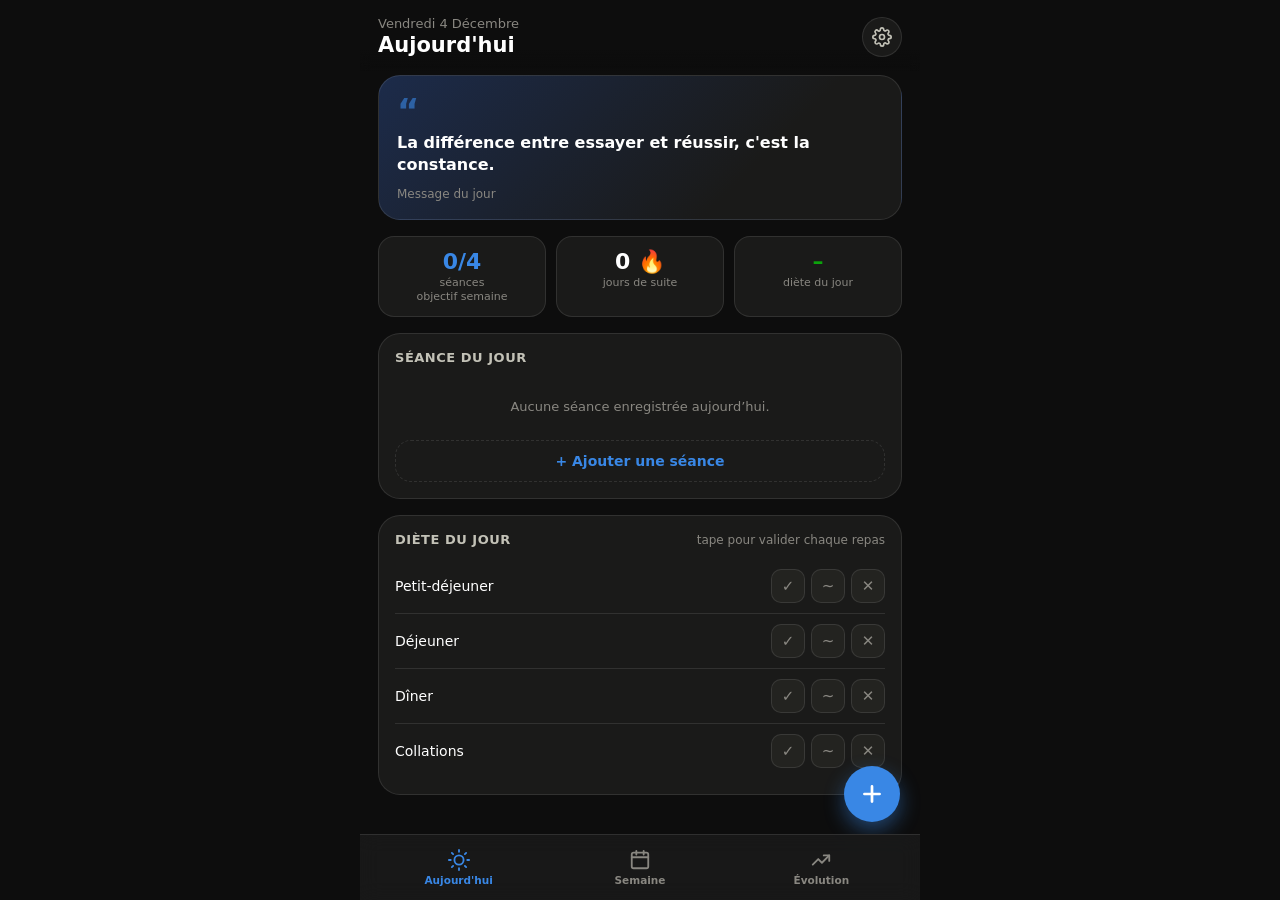
<file: suivi/index.html>
<!DOCTYPE html>
<html lang="fr">
<head>
<meta charset="UTF-8" />
<meta name="viewport" content="width=device-width, initial-scale=1.0, viewport-fit=cover, maximum-scale=1" />
<title>Suivi Sport & Diète</title>
<meta name="description" content="Suis tes séances de sport et ta diète au quotidien, avec une vue semaine et une vue évolution personnalisée." />
<meta name="theme-color" content="#0d0d0d" />
<link rel="manifest" href="manifest.webmanifest" />
<link rel="icon" href="data:image/svg+xml,%3Csvg xmlns='http://www.w3.org/2000/svg' viewBox='0 0 100 100'%3E%3Crect width='100' height='100' rx='22' fill='%231a1a19'/%3E%3Cpath d='M24 62 L40 62 L48 40 L58 78 L66 52 L76 52' stroke='%233987e5' stroke-width='9' fill='none' stroke-linecap='round' stroke-linejoin='round'/%3E%3C/svg%3E" />
<link rel="apple-touch-icon" href="data:image/svg+xml,%3Csvg xmlns='http://www.w3.org/2000/svg' viewBox='0 0 100 100'%3E%3Crect width='100' height='100' rx='22' fill='%231a1a19'/%3E%3Cpath d='M24 62 L40 62 L48 40 L58 78 L66 52 L76 52' stroke='%233987e5' stroke-width='9' fill='none' stroke-linecap='round' stroke-linejoin='round'/%3E%3C/svg%3E" />
<link rel="stylesheet" href="css/app.css" />
</head>
<body>

<div class="app-shell" id="appShell">

  <header class="app-header">
    <div>
      <div class="date-line" id="headerDate">—</div>
      <h1 id="headerTitle">Aujourd'hui</h1>
    </div>
    <button class="icon-btn" id="settingsBtn" aria-label="Réglages">
      <svg viewBox="0 0 24 24" fill="none" stroke="currentColor" stroke-width="2" stroke-linecap="round" stroke-linejoin="round"><circle cx="12" cy="12" r="3"/><path d="M19.4 15a1.65 1.65 0 0 0 .33 1.82l.06.06a2 2 0 1 1-2.83 2.83l-.06-.06a1.65 1.65 0 0 0-1.82-.33 1.65 1.65 0 0 0-1 1.51V21a2 2 0 0 1-4 0v-.09A1.65 1.65 0 0 0 9 19.4a1.65 1.65 0 0 0-1.82.33l-.06.06a2 2 0 1 1-2.83-2.83l.06-.06a1.65 1.65 0 0 0 .33-1.82 1.65 1.65 0 0 0-1.51-1H3a2 2 0 0 1 0-4h.09A1.65 1.65 0 0 0 4.6 9a1.65 1.65 0 0 0-.33-1.82l-.06-.06a2 2 0 1 1 2.83-2.83l.06.06a1.65 1.65 0 0 0 1.82.33H9a1.65 1.65 0 0 0 1-1.51V3a2 2 0 0 1 4 0v.09a1.65 1.65 0 0 0 1 1.51 1.65 1.65 0 0 0 1.82-.33l.06-.06a2 2 0 1 1 2.83 2.83l-.06.06a1.65 1.65 0 0 0-.33 1.82V9a1.65 1.65 0 0 0 1.51 1H21a2 2 0 0 1 0 4h-.09a1.65 1.65 0 0 0-1.51 1z"/></svg>
    </button>
  </header>

  <main class="view" id="view">
    <!-- rendu par js/app.js -->
  </main>

  <nav class="tab-bar" id="tabBar">
    <button class="tab-btn" data-action="switch-tab" data-tab="jour" aria-label="Aujourd'hui">
      <svg viewBox="0 0 24 24" fill="none" stroke="currentColor" stroke-width="2" stroke-linecap="round" stroke-linejoin="round"><circle cx="12" cy="12" r="5"/><path d="M12 1v2M12 21v2M4.2 4.2l1.4 1.4M18.4 18.4l1.4 1.4M1 12h2M21 12h2M4.2 19.8l1.4-1.4M18.4 5.6l1.4-1.4"/></svg>
      Aujourd'hui
    </button>
    <button class="tab-btn" data-action="switch-tab" data-tab="semaine" aria-label="Semaine">
      <svg viewBox="0 0 24 24" fill="none" stroke="currentColor" stroke-width="2" stroke-linecap="round" stroke-linejoin="round"><rect x="3" y="4" width="18" height="17" rx="2"/><path d="M3 9h18M8 2v4M16 2v4"/></svg>
      Semaine
    </button>
    <button class="tab-btn" data-action="switch-tab" data-tab="evolution" aria-label="Évolution">
      <svg viewBox="0 0 24 24" fill="none" stroke="currentColor" stroke-width="2" stroke-linecap="round" stroke-linejoin="round"><path d="M3 17l6-6 4 4 8-8"/><path d="M15 7h6v6"/></svg>
      Évolution
    </button>
  </nav>

  <button class="fab" id="fabAdd" aria-label="Ajouter">
    <svg viewBox="0 0 24 24" fill="none" stroke="currentColor" stroke-width="2.5" stroke-linecap="round"><path d="M12 5v14M5 12h14"/></svg>
  </button>

</div>

<div class="sheet-overlay" id="sheetOverlay">
  <div class="sheet" id="sheetContent"></div>
</div>

<div class="toast" id="toast"></div>

<script src="js/app.js"></script>
</body>
</html>
</file>
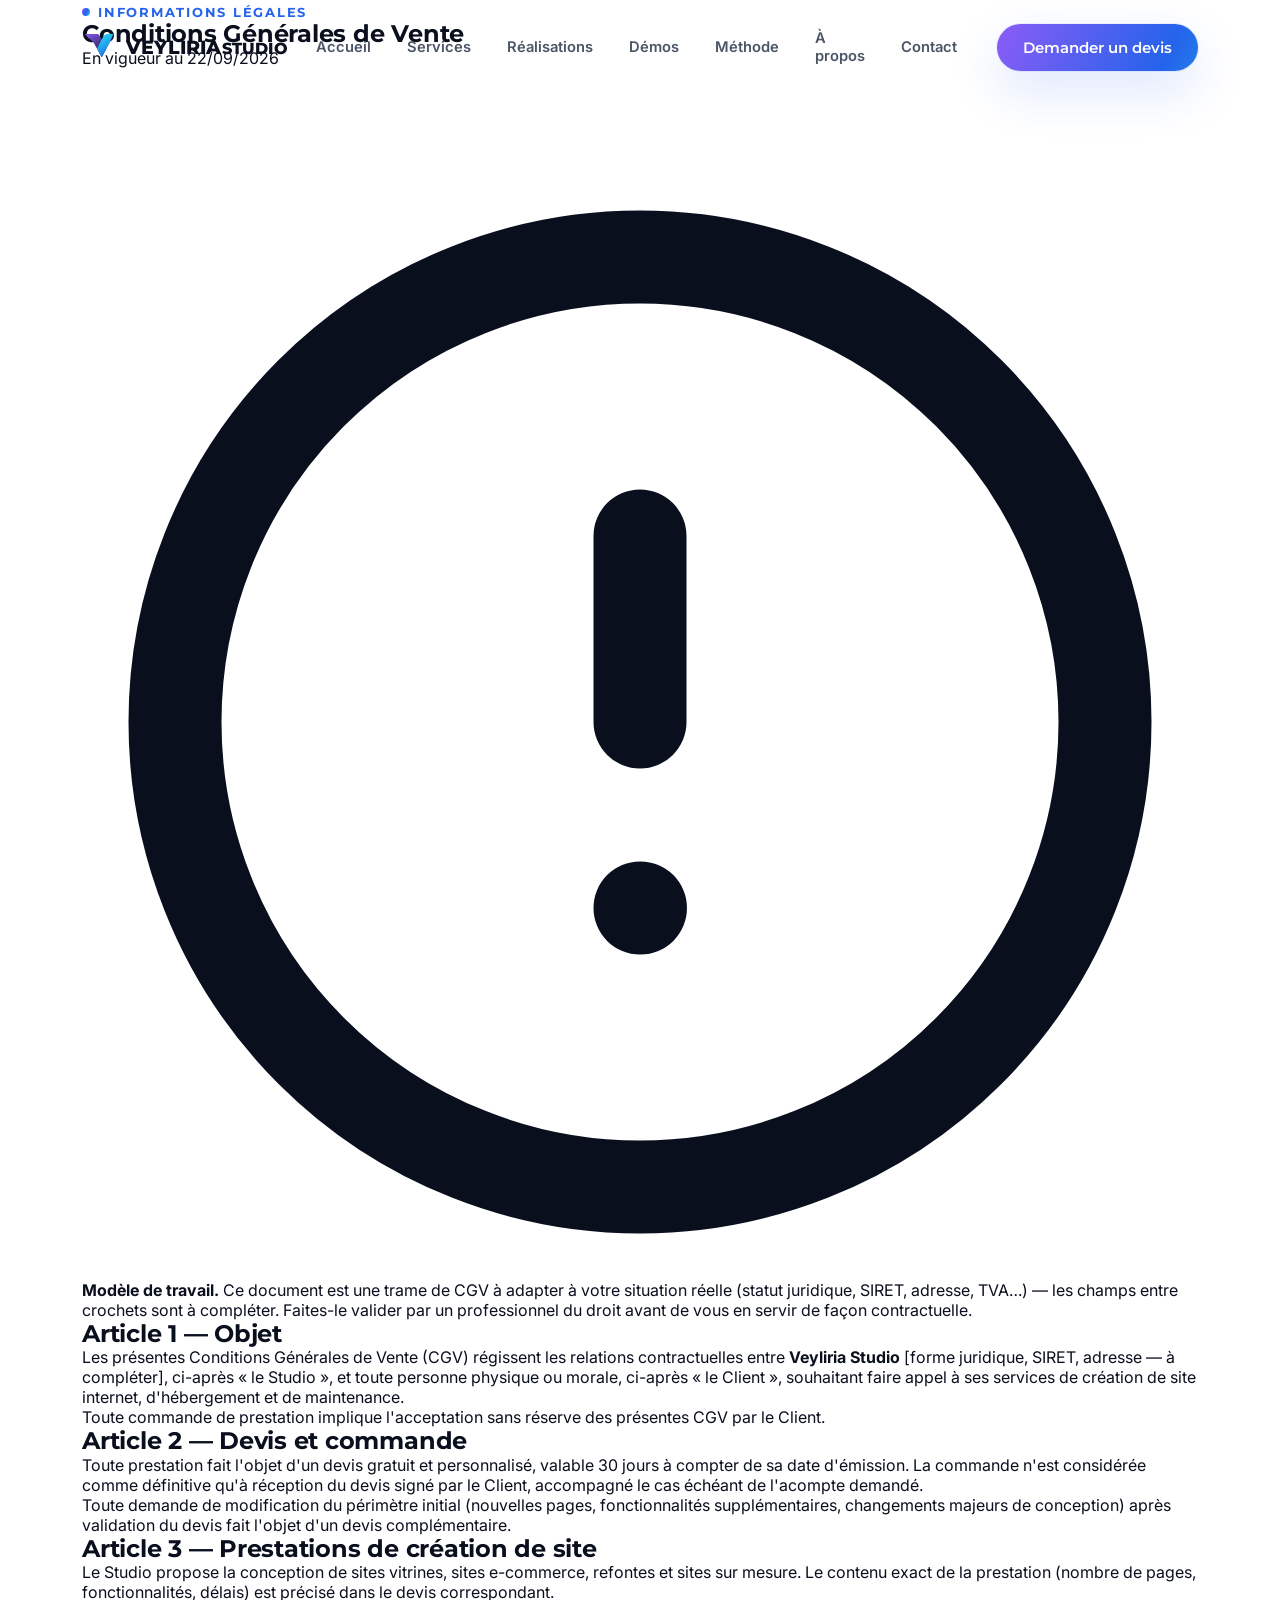
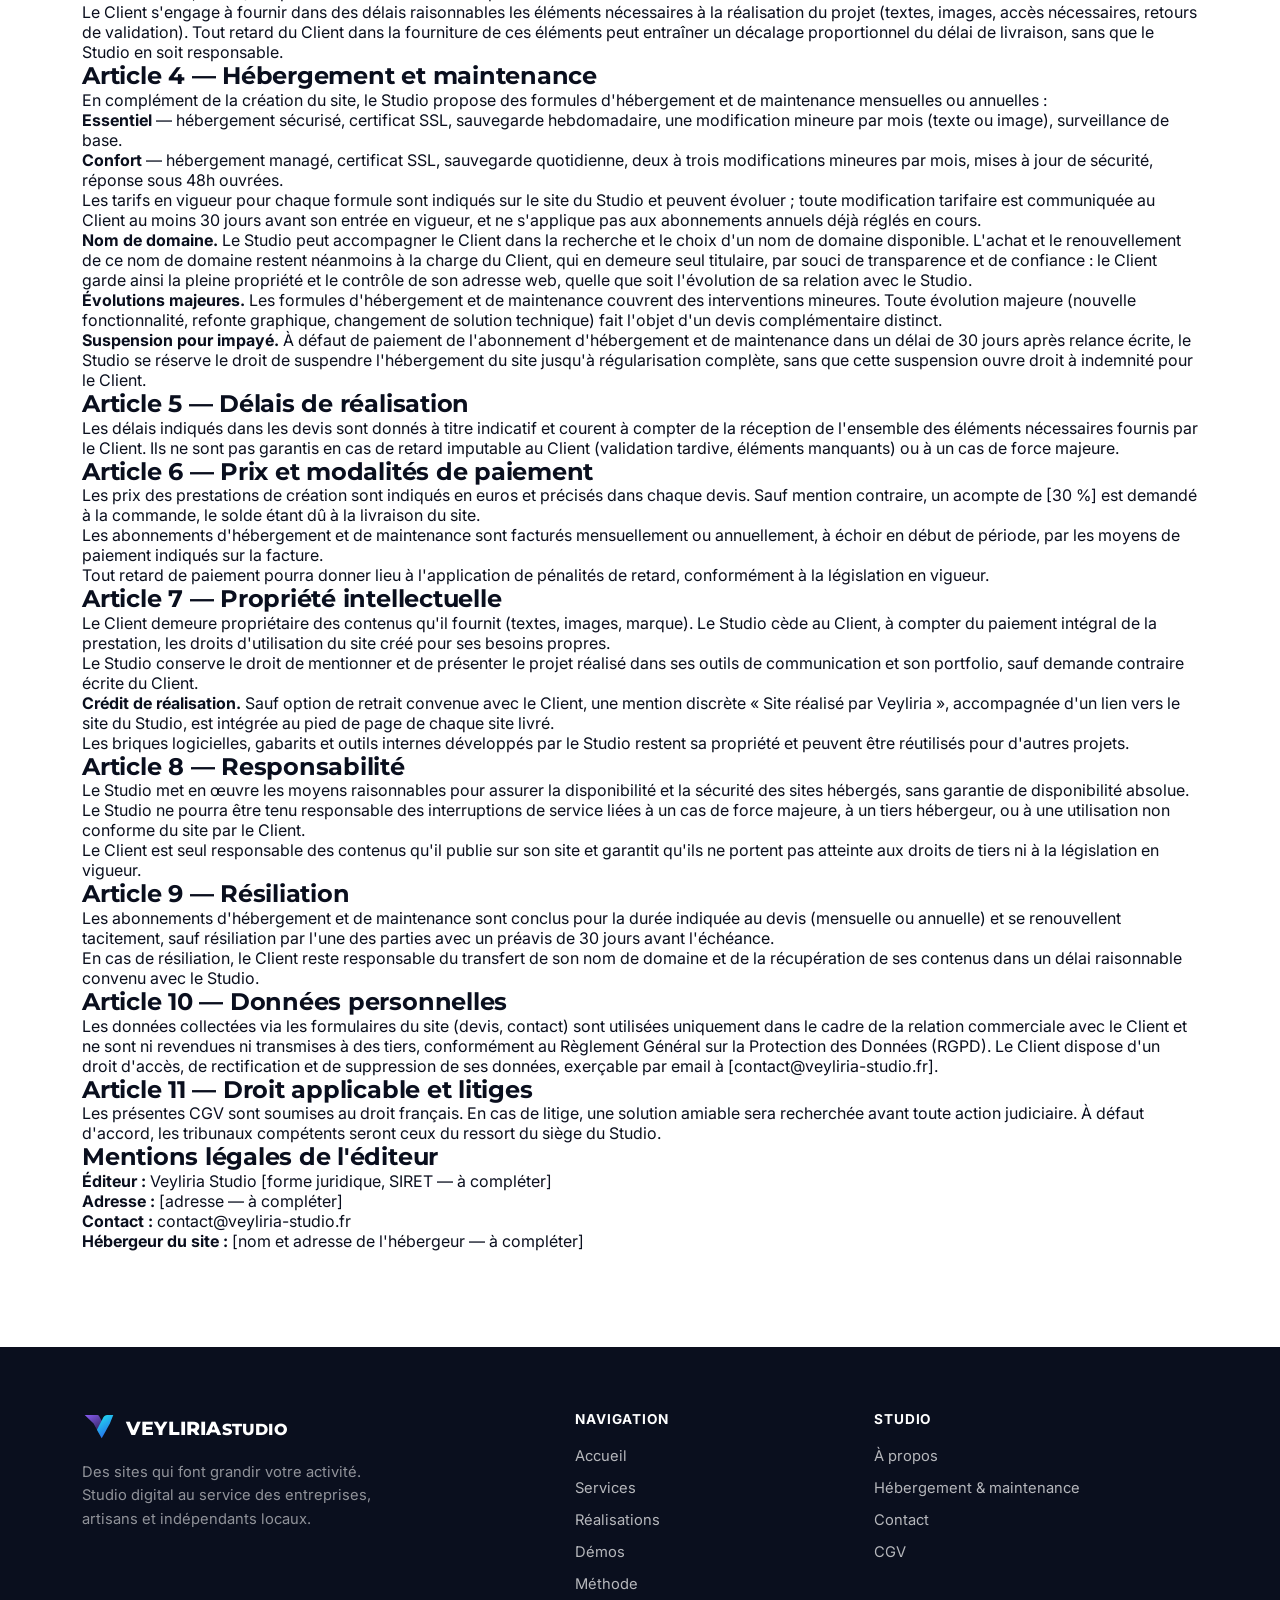
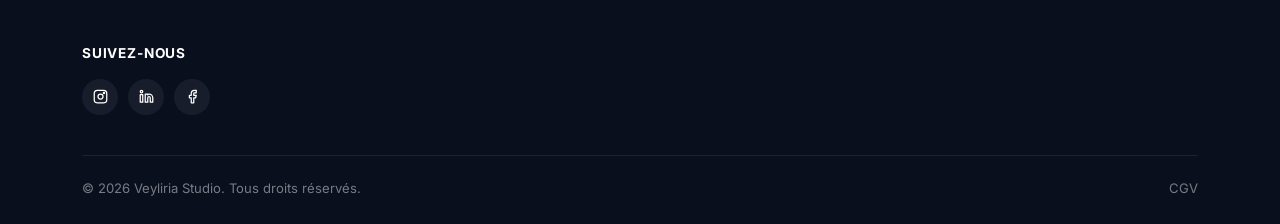
<file: cgv.html>
<!DOCTYPE html>
<html lang="fr">
<head>
<meta charset="UTF-8" />
<meta name="viewport" content="width=device-width, initial-scale=1.0" />
<title>Conditions Générales de Vente — Veyliria Studio</title>
<meta name="description" content="Conditions générales de vente de Veyliria Studio : création de sites web, hébergement et maintenance." />
<meta name="robots" content="noindex" />
<link rel="icon" href="data:image/svg+xml,%3Csvg xmlns='http://www.w3.org/2000/svg' viewBox='0 0 100 100'%3E%3Cdefs%3E%3ClinearGradient id='g' x1='0' y1='0' x2='1' y2='1'%3E%3Cstop offset='0' stop-color='%238B5CF6'/%3E%3Cstop offset='0.5' stop-color='%232563EB'/%3E%3Cstop offset='1' stop-color='%2322D3EE'/%3E%3C/linearGradient%3E%3C/defs%3E%3Cpath d='M15 15L50 85L85 15L65 15L50 50L35 15Z' fill='url(%23g)'/%3E%3C/svg%3E" />

<link rel="preconnect" href="https://fonts.googleapis.com" />
<link rel="preconnect" href="https://fonts.gstatic.com" crossorigin />
<link href="https://fonts.googleapis.com/css2?family=Inter:wght@400;500;600;700&family=Montserrat:wght@600;700;800&display=swap" rel="stylesheet" />

<link rel="stylesheet" href="css/style.css" />
</head>
<body>

<div class="progress-bar" id="progressBar"></div>

<!-- ============ HEADER ============ -->
<header class="header" id="header">
  <div class="container">
    <a href="index.html#accueil" class="brand">
      <svg class="logo-mark" viewBox="0 0 100 100" fill="none" xmlns="http://www.w3.org/2000/svg" aria-hidden="true">
        <defs>
          <linearGradient id="logoGradLeft" x1="10" y1="10" x2="60" y2="85" gradientUnits="userSpaceOnUse">
            <stop offset="0" stop-color="#8B5CF6"/>
            <stop offset="1" stop-color="#0A0F1E"/>
          </linearGradient>
          <linearGradient id="logoGradRight" x1="55" y1="20" x2="90" y2="70" gradientUnits="userSpaceOnUse">
            <stop offset="0" stop-color="#22D3EE"/>
            <stop offset="1" stop-color="#2563EB"/>
          </linearGradient>
        </defs>
        <path d="M8 12L44 12C47 12 49.5 13.6 51 16L72 55L58 80L34 37L8 12Z" fill="url(#logoGradLeft)"/>
        <path d="M92 12L74 12C69 12 65 14.6 62.5 19L44 55L58 80L82 37L92 12Z" fill="url(#logoGradRight)"/>
      </svg>
      <span class="brand-name">VEYLIRIA<small>STUDIO</small></span>
    </a>

    <nav class="nav-desktop" aria-label="Navigation principale">
      <a href="index.html#accueil">Accueil</a>
      <a href="index.html#services">Services</a>
      <a href="index.html#realisations">Réalisations</a>
      <a href="index.html#demos">Démos</a>
      <a href="index.html#methode">Méthode</a>
      <a href="index.html#a-propos">À propos</a>
      <a href="index.html#contact">Contact</a>
    </nav>

    <div class="header-actions">
      <a href="index.html#contact" class="btn btn-primary btn-sm">Demander un devis</a>
      <button class="nav-toggle" id="navToggle" aria-label="Ouvrir le menu" aria-expanded="false">
        <span></span><span></span><span></span>
      </button>
    </div>
  </div>
</header>

<div class="mobile-nav" id="mobileNav">
  <a href="index.html#accueil">Accueil</a>
  <a href="index.html#services">Services</a>
  <a href="index.html#realisations">Réalisations</a>
  <a href="index.html#demos">Démos</a>
  <a href="index.html#methode">Méthode</a>
  <a href="index.html#a-propos">À propos</a>
  <a href="index.html#contact">Contact</a>
  <a href="index.html#contact" class="btn btn-primary">Demander un devis</a>
</div>

<main>
  <section class="legal-hero">
    <div class="container">
      <span class="eyebrow">Informations légales</span>
      <h1>Conditions Générales de Vente</h1>
      <p>En vigueur au <span id="cgvDate">22/09/2026</span></p>
    </div>
  </section>

  <section class="legal-page section-pad">
    <div class="container legal-container">

      <div class="legal-notice">
        <svg viewBox="0 0 24 24" fill="none" stroke="currentColor" stroke-width="2" stroke-linecap="round" stroke-linejoin="round"><circle cx="12" cy="12" r="10"/><path d="M12 8v4M12 16h.01"/></svg>
        <p><strong>Modèle de travail.</strong> Ce document est une trame de CGV à adapter à votre situation réelle (statut juridique, SIRET, adresse, TVA…) — les champs entre crochets sont à compléter. Faites-le valider par un professionnel du droit avant de vous en servir de façon contractuelle.</p>
      </div>

      <article class="legal-article">
        <h2>Article 1 — Objet</h2>
        <p>Les présentes Conditions Générales de Vente (CGV) régissent les relations contractuelles entre <strong>Veyliria Studio</strong> [forme juridique, SIRET, adresse — à compléter], ci-après « le Studio », et toute personne physique ou morale, ci-après « le Client », souhaitant faire appel à ses services de création de site internet, d'hébergement et de maintenance.</p>
        <p>Toute commande de prestation implique l'acceptation sans réserve des présentes CGV par le Client.</p>
      </article>

      <article class="legal-article">
        <h2>Article 2 — Devis et commande</h2>
        <p>Toute prestation fait l'objet d'un devis gratuit et personnalisé, valable 30 jours à compter de sa date d'émission. La commande n'est considérée comme définitive qu'à réception du devis signé par le Client, accompagné le cas échéant de l'acompte demandé.</p>
        <p>Toute demande de modification du périmètre initial (nouvelles pages, fonctionnalités supplémentaires, changements majeurs de conception) après validation du devis fait l'objet d'un devis complémentaire.</p>
      </article>

      <article class="legal-article">
        <h2>Article 3 — Prestations de création de site</h2>
        <p>Le Studio propose la conception de sites vitrines, sites e-commerce, refontes et sites sur mesure. Le contenu exact de la prestation (nombre de pages, fonctionnalités, délais) est précisé dans le devis correspondant.</p>
        <p>Le Client s'engage à fournir dans des délais raisonnables les éléments nécessaires à la réalisation du projet (textes, images, accès nécessaires, retours de validation). Tout retard du Client dans la fourniture de ces éléments peut entraîner un décalage proportionnel du délai de livraison, sans que le Studio en soit responsable.</p>
      </article>

      <article class="legal-article">
        <h2>Article 4 — Hébergement et maintenance</h2>
        <p>En complément de la création du site, le Studio propose des formules d'hébergement et de maintenance mensuelles ou annuelles :</p>
        <ul class="legal-list">
          <li><strong>Essentiel</strong> — hébergement sécurisé, certificat SSL, sauvegarde hebdomadaire, une modification mineure par mois (texte ou image), surveillance de base.</li>
          <li><strong>Confort</strong> — hébergement managé, certificat SSL, sauvegarde quotidienne, deux à trois modifications mineures par mois, mises à jour de sécurité, réponse sous 48h ouvrées.</li>
        </ul>
        <p>Les tarifs en vigueur pour chaque formule sont indiqués sur le site du Studio et peuvent évoluer ; toute modification tarifaire est communiquée au Client au moins 30 jours avant son entrée en vigueur, et ne s'applique pas aux abonnements annuels déjà réglés en cours.</p>
        <p><strong>Nom de domaine.</strong> Le Studio peut accompagner le Client dans la recherche et le choix d'un nom de domaine disponible. L'achat et le renouvellement de ce nom de domaine restent néanmoins à la charge du Client, qui en demeure seul titulaire, par souci de transparence et de confiance : le Client garde ainsi la pleine propriété et le contrôle de son adresse web, quelle que soit l'évolution de sa relation avec le Studio.</p>
        <p><strong>Évolutions majeures.</strong> Les formules d'hébergement et de maintenance couvrent des interventions mineures. Toute évolution majeure (nouvelle fonctionnalité, refonte graphique, changement de solution technique) fait l'objet d'un devis complémentaire distinct.</p>
        <p><strong>Suspension pour impayé.</strong> À défaut de paiement de l'abonnement d'hébergement et de maintenance dans un délai de 30 jours après relance écrite, le Studio se réserve le droit de suspendre l'hébergement du site jusqu'à régularisation complète, sans que cette suspension ouvre droit à indemnité pour le Client.</p>
      </article>

      <article class="legal-article">
        <h2>Article 5 — Délais de réalisation</h2>
        <p>Les délais indiqués dans les devis sont donnés à titre indicatif et courent à compter de la réception de l'ensemble des éléments nécessaires fournis par le Client. Ils ne sont pas garantis en cas de retard imputable au Client (validation tardive, éléments manquants) ou à un cas de force majeure.</p>
      </article>

      <article class="legal-article">
        <h2>Article 6 — Prix et modalités de paiement</h2>
        <p>Les prix des prestations de création sont indiqués en euros et précisés dans chaque devis. Sauf mention contraire, un acompte de [30 %] est demandé à la commande, le solde étant dû à la livraison du site.</p>
        <p>Les abonnements d'hébergement et de maintenance sont facturés mensuellement ou annuellement, à échoir en début de période, par les moyens de paiement indiqués sur la facture.</p>
        <p>Tout retard de paiement pourra donner lieu à l'application de pénalités de retard, conformément à la législation en vigueur.</p>
      </article>

      <article class="legal-article">
        <h2>Article 7 — Propriété intellectuelle</h2>
        <p>Le Client demeure propriétaire des contenus qu'il fournit (textes, images, marque). Le Studio cède au Client, à compter du paiement intégral de la prestation, les droits d'utilisation du site créé pour ses besoins propres.</p>
        <p>Le Studio conserve le droit de mentionner et de présenter le projet réalisé dans ses outils de communication et son portfolio, sauf demande contraire écrite du Client.</p>
        <p><strong>Crédit de réalisation.</strong> Sauf option de retrait convenue avec le Client, une mention discrète « Site réalisé par Veyliria », accompagnée d'un lien vers le site du Studio, est intégrée au pied de page de chaque site livré.</p>
        <p>Les briques logicielles, gabarits et outils internes développés par le Studio restent sa propriété et peuvent être réutilisés pour d'autres projets.</p>
      </article>

      <article class="legal-article">
        <h2>Article 8 — Responsabilité</h2>
        <p>Le Studio met en œuvre les moyens raisonnables pour assurer la disponibilité et la sécurité des sites hébergés, sans garantie de disponibilité absolue. Le Studio ne pourra être tenu responsable des interruptions de service liées à un cas de force majeure, à un tiers hébergeur, ou à une utilisation non conforme du site par le Client.</p>
        <p>Le Client est seul responsable des contenus qu'il publie sur son site et garantit qu'ils ne portent pas atteinte aux droits de tiers ni à la législation en vigueur.</p>
      </article>

      <article class="legal-article">
        <h2>Article 9 — Résiliation</h2>
        <p>Les abonnements d'hébergement et de maintenance sont conclus pour la durée indiquée au devis (mensuelle ou annuelle) et se renouvellent tacitement, sauf résiliation par l'une des parties avec un préavis de 30 jours avant l'échéance.</p>
        <p>En cas de résiliation, le Client reste responsable du transfert de son nom de domaine et de la récupération de ses contenus dans un délai raisonnable convenu avec le Studio.</p>
      </article>

      <article class="legal-article">
        <h2>Article 10 — Données personnelles</h2>
        <p>Les données collectées via les formulaires du site (devis, contact) sont utilisées uniquement dans le cadre de la relation commerciale avec le Client et ne sont ni revendues ni transmises à des tiers, conformément au Règlement Général sur la Protection des Données (RGPD). Le Client dispose d'un droit d'accès, de rectification et de suppression de ses données, exerçable par email à [contact@veyliria-studio.fr].</p>
      </article>

      <article class="legal-article">
        <h2>Article 11 — Droit applicable et litiges</h2>
        <p>Les présentes CGV sont soumises au droit français. En cas de litige, une solution amiable sera recherchée avant toute action judiciaire. À défaut d'accord, les tribunaux compétents seront ceux du ressort du siège du Studio.</p>
      </article>

      <article class="legal-article">
        <h2>Mentions légales de l'éditeur</h2>
        <ul class="legal-list">
          <li><strong>Éditeur :</strong> Veyliria Studio [forme juridique, SIRET — à compléter]</li>
          <li><strong>Adresse :</strong> [adresse — à compléter]</li>
          <li><strong>Contact :</strong> contact@veyliria-studio.fr</li>
          <li><strong>Hébergeur du site :</strong> [nom et adresse de l'hébergeur — à compléter]</li>
        </ul>
      </article>

    </div>
  </section>
</main>

<!-- ============ FOOTER ============ -->
<footer class="footer">
  <div class="container">
    <div class="footer-grid">
      <div class="footer-brand">
        <a href="index.html#accueil" class="brand">
          <svg class="logo-mark" viewBox="0 0 100 100" fill="none" xmlns="http://www.w3.org/2000/svg" aria-hidden="true">
            <path d="M8 12L44 12C47 12 49.5 13.6 51 16L72 55L58 80L34 37L8 12Z" fill="url(#logoGradLeft)"/>
            <path d="M92 12L74 12C69 12 65 14.6 62.5 19L44 55L58 80L82 37L92 12Z" fill="url(#logoGradRight)"/>
          </svg>
          <span class="brand-name">VEYLIRIA<small>STUDIO</small></span>
        </a>
        <p>Des sites qui font grandir votre activité. Studio digital au service des entreprises, artisans et indépendants locaux.</p>
      </div>
      <div class="footer-col">
        <h4>Navigation</h4>
        <ul>
          <li><a href="index.html#accueil">Accueil</a></li>
          <li><a href="index.html#services">Services</a></li>
          <li><a href="index.html#realisations">Réalisations</a></li>
          <li><a href="index.html#demos">Démos</a></li>
          <li><a href="index.html#methode">Méthode</a></li>
        </ul>
      </div>
      <div class="footer-col">
        <h4>Studio</h4>
        <ul>
          <li><a href="index.html#a-propos">À propos</a></li>
          <li><a href="index.html#hebergement">Hébergement & maintenance</a></li>
          <li><a href="index.html#contact">Contact</a></li>
          <li><a href="cgv.html">CGV</a></li>
        </ul>
      </div>
      <div class="footer-col">
        <h4>Suivez-nous</h4>
        <div class="footer-social">
          <a href="#" aria-label="Instagram">
            <svg viewBox="0 0 24 24" fill="none" stroke="currentColor" stroke-width="2" stroke-linecap="round" stroke-linejoin="round"><rect x="2" y="2" width="20" height="20" rx="5"/><circle cx="12" cy="12" r="4"/><circle cx="17.5" cy="6.5" r="1"/></svg>
          </a>
          <a href="#" aria-label="LinkedIn">
            <svg viewBox="0 0 24 24" fill="none" stroke="currentColor" stroke-width="2" stroke-linecap="round" stroke-linejoin="round"><path d="M16 8a6 6 0 0 1 6 6v7h-4v-7a2 2 0 0 0-4 0v7h-4V8h4v1.5A6 6 0 0 1 16 8zM2 9h4v12H2zM4 6a2 2 0 1 0 0-4 2 2 0 0 0 0 4z"/></svg>
          </a>
          <a href="#" aria-label="Facebook">
            <svg viewBox="0 0 24 24" fill="none" stroke="currentColor" stroke-width="2" stroke-linecap="round" stroke-linejoin="round"><path d="M18 2h-3a5 5 0 0 0-5 5v3H7v4h3v8h4v-8h3l1-4h-4V7a1 1 0 0 1 1-1h3z"/></svg>
          </a>
        </div>
      </div>
    </div>
    <div class="footer-bottom">
      <span>© 2026 Veyliria Studio. Tous droits réservés.</span>
      <span><a href="cgv.html">CGV</a></span>
    </div>
  </div>
</footer>

<button class="back-to-top" id="backToTop" aria-label="Retour en haut">
  <svg viewBox="0 0 24 24" fill="none" stroke="currentColor" stroke-width="2" stroke-linecap="round" stroke-linejoin="round"><path d="M12 19V5M5 12l7-7 7 7"/></svg>
</button>

<script src="js/main.js"></script>
</body>
</html>
</file>
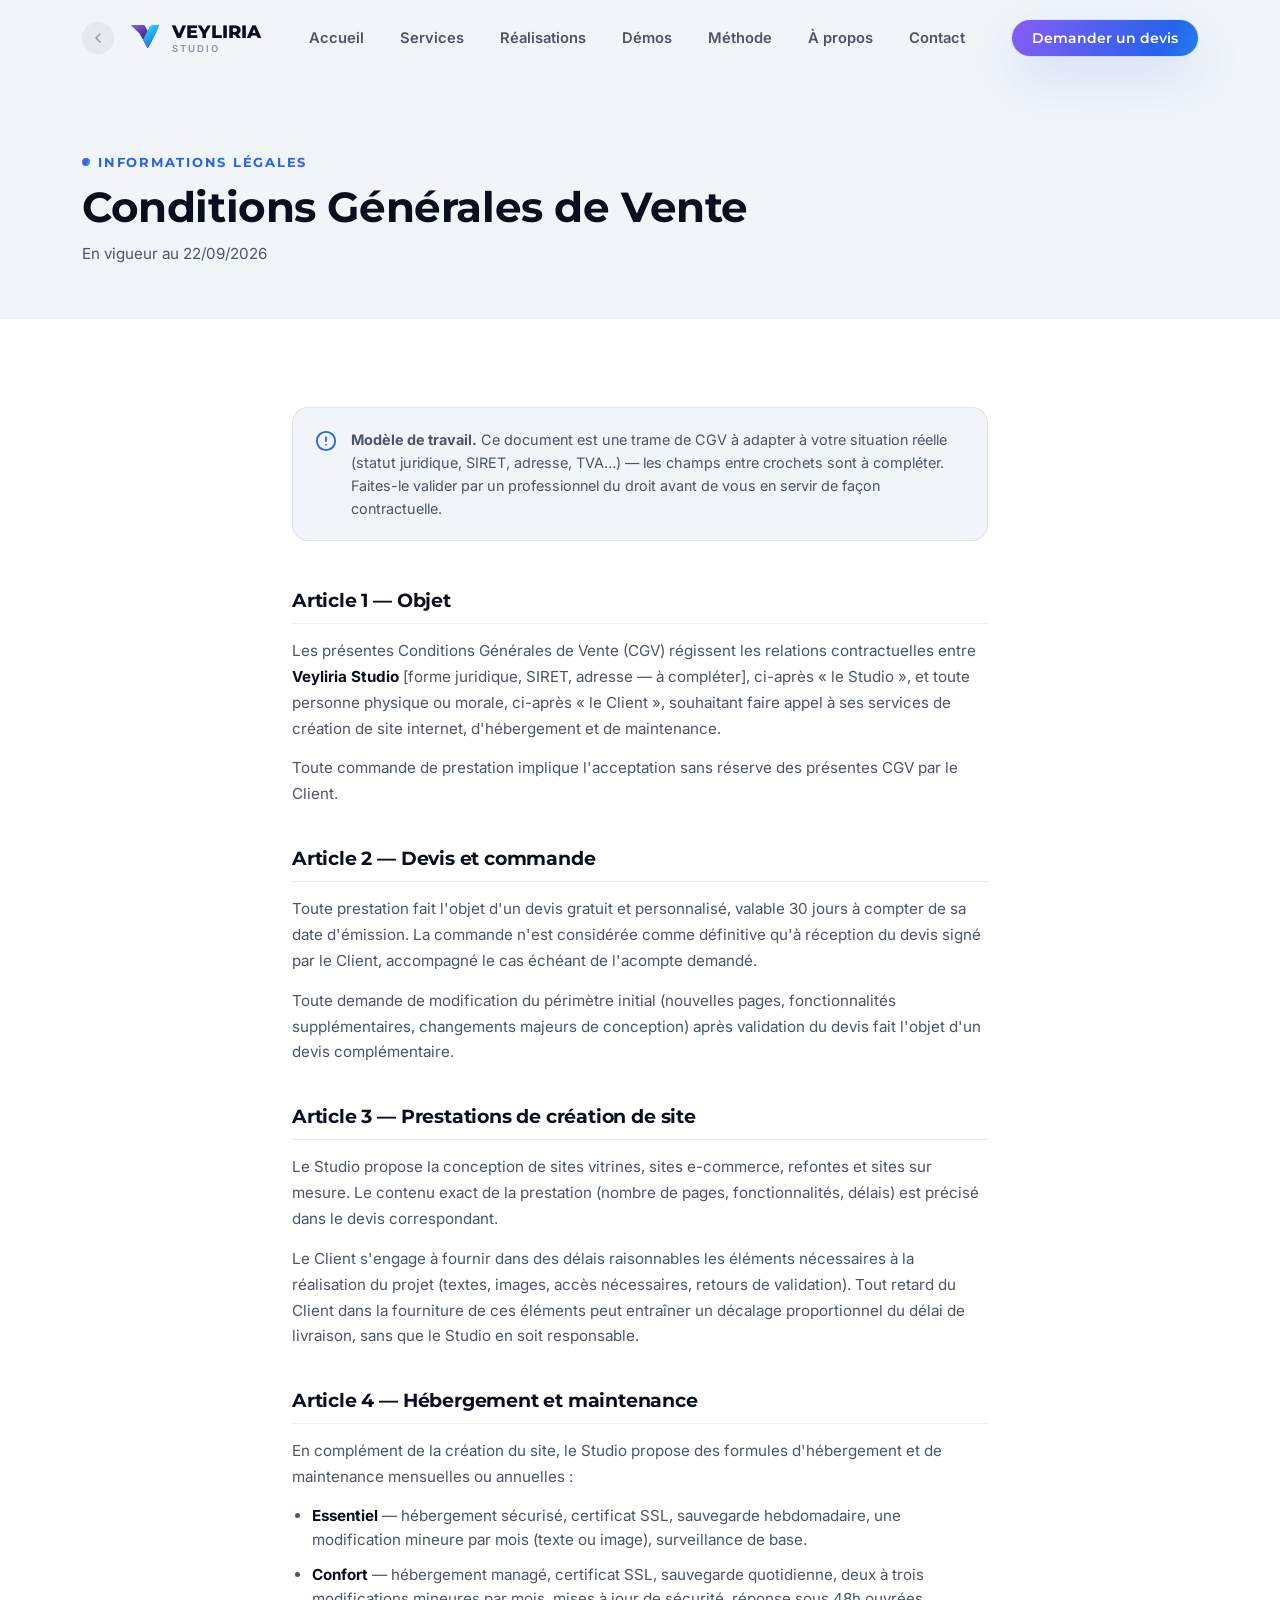
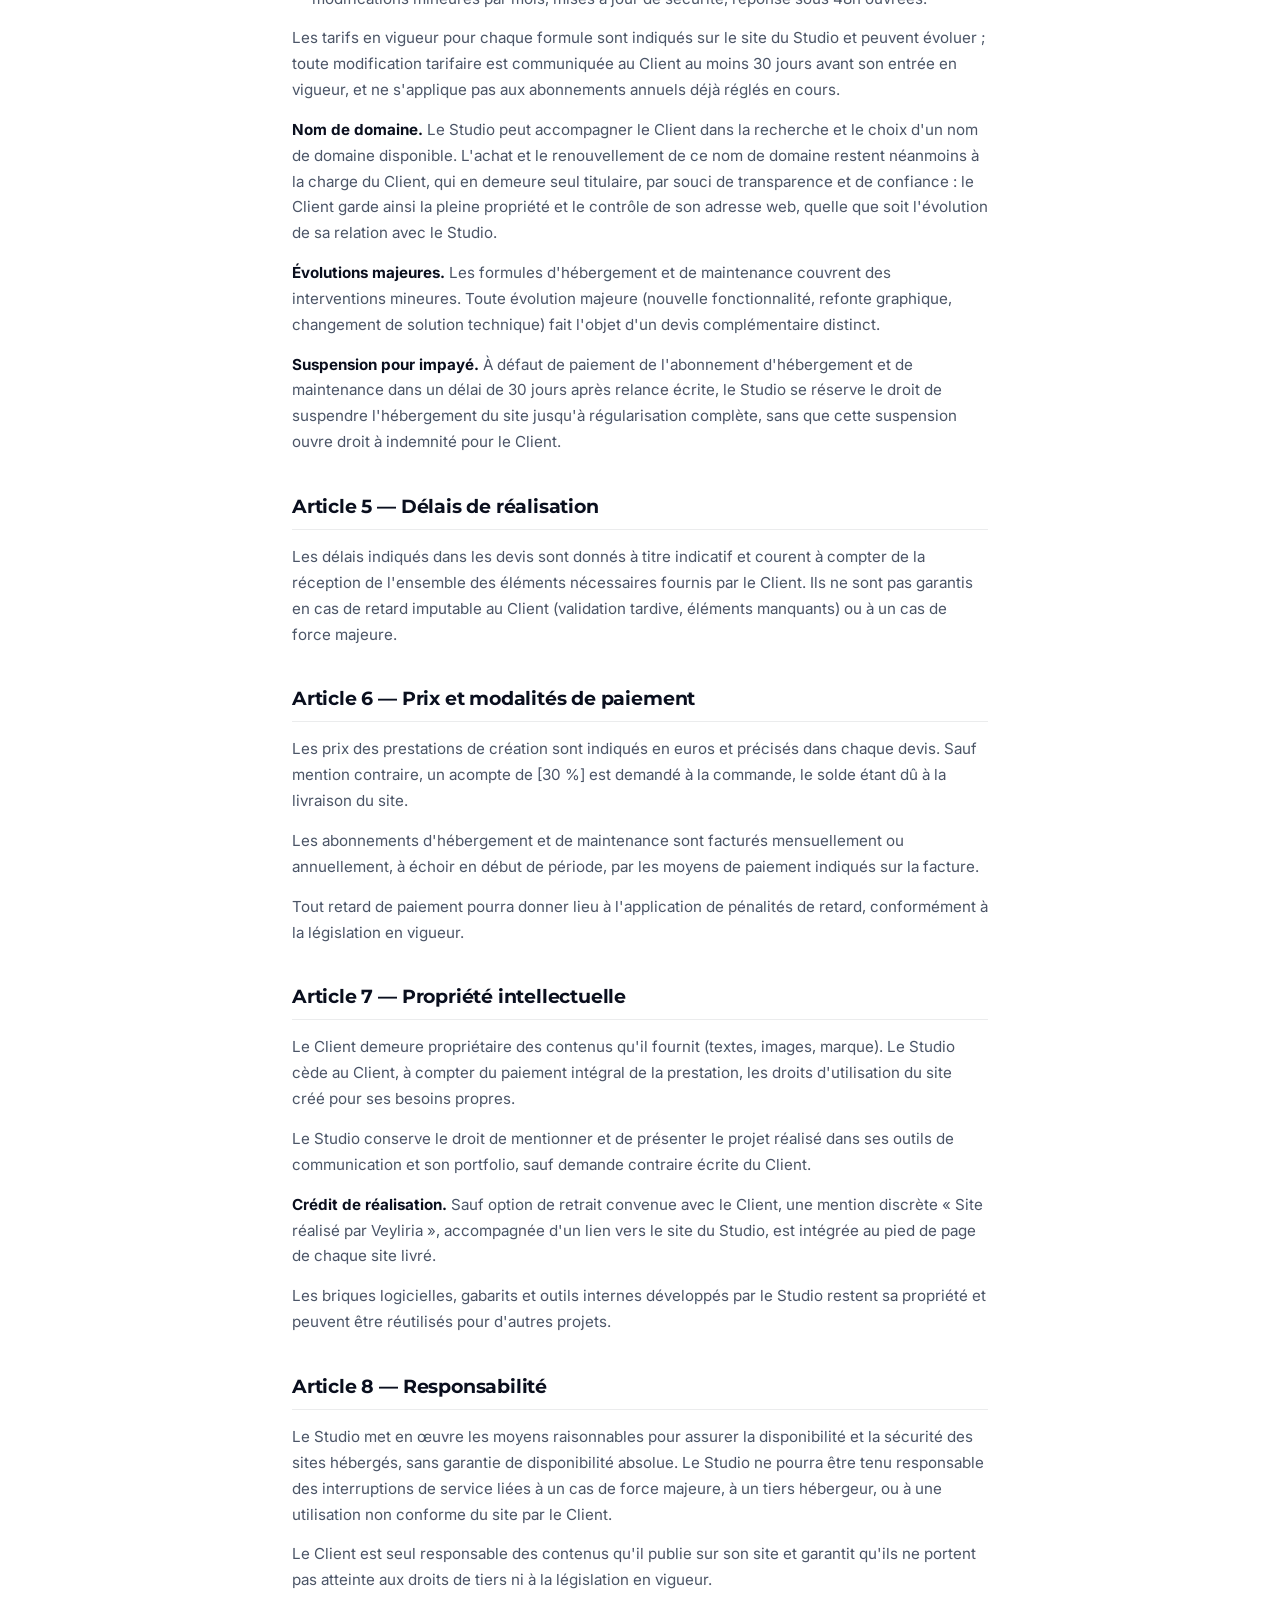
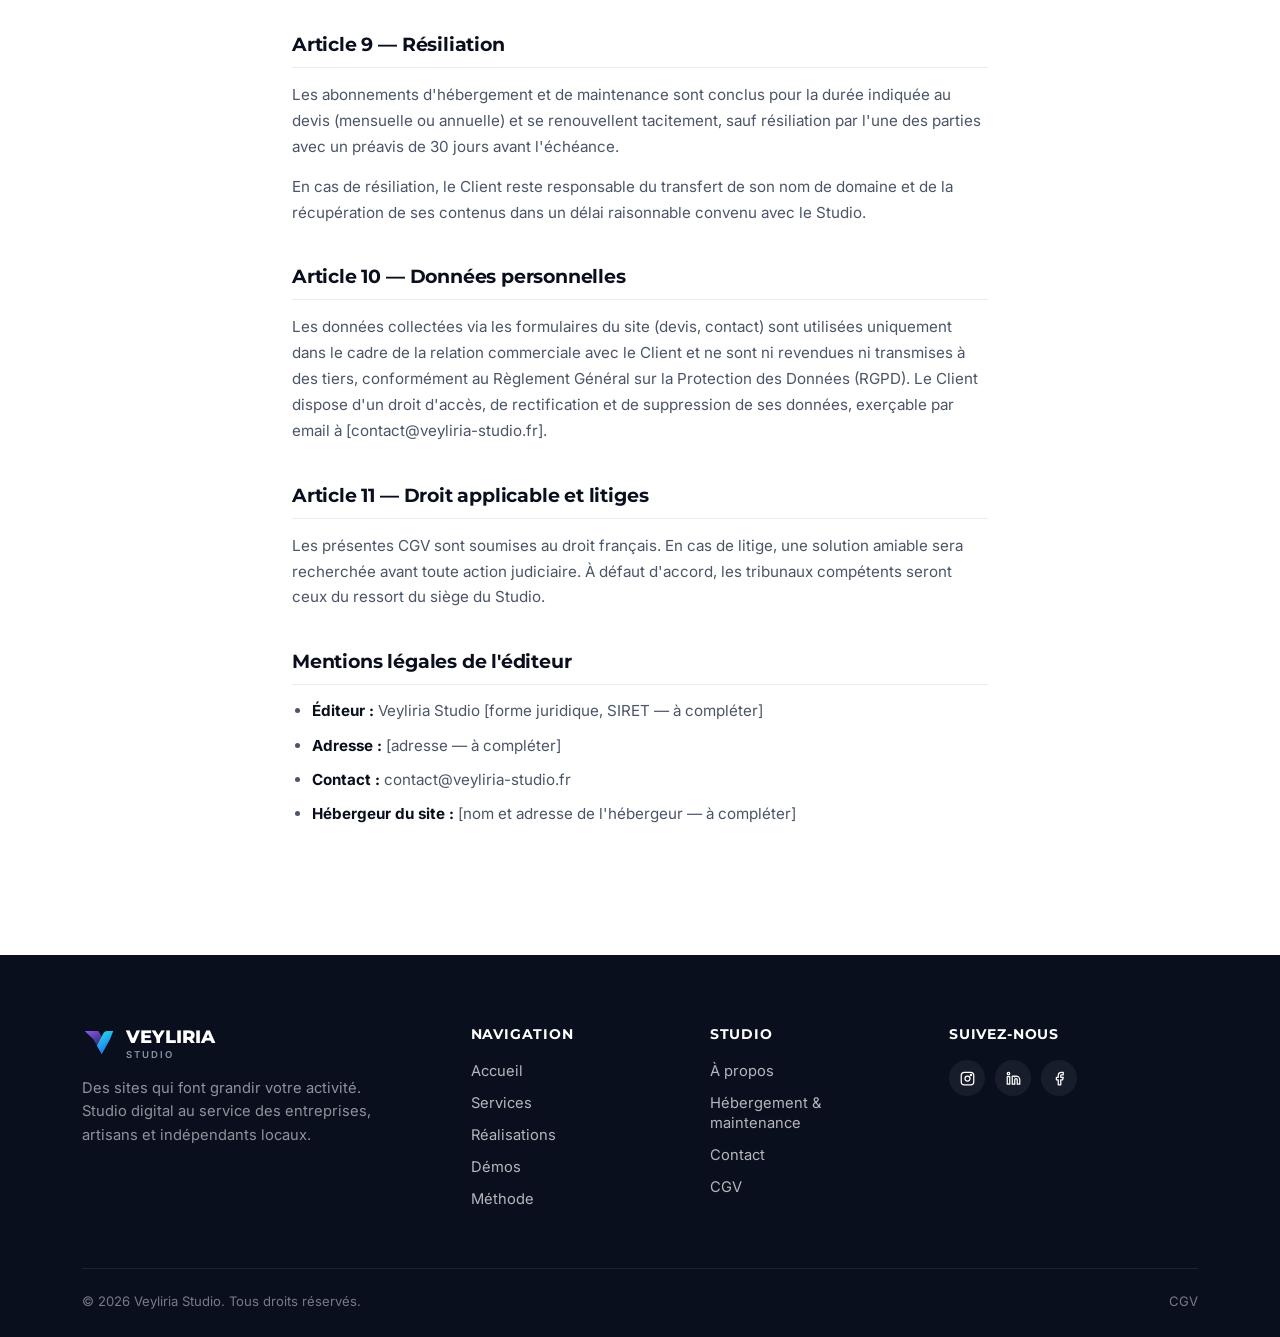
<file: studio/cgv.html>
<!DOCTYPE html>
<html lang="fr">
<head>
<meta charset="UTF-8" />
<meta name="viewport" content="width=device-width, initial-scale=1.0" />
<title>Conditions Générales de Vente — Veyliria Studio</title>
<meta name="description" content="Conditions générales de vente de Veyliria Studio : création de sites web, hébergement et maintenance." />
<meta name="robots" content="noindex" />
<link rel="icon" href="data:image/svg+xml,%3Csvg xmlns='http://www.w3.org/2000/svg' viewBox='0 0 100 100'%3E%3Cdefs%3E%3ClinearGradient id='g' x1='0' y1='0' x2='1' y2='1'%3E%3Cstop offset='0' stop-color='%238B5CF6'/%3E%3Cstop offset='0.5' stop-color='%232563EB'/%3E%3Cstop offset='1' stop-color='%2322D3EE'/%3E%3C/linearGradient%3E%3C/defs%3E%3Cpath d='M15 15L50 85L85 15L65 15L50 50L35 15Z' fill='url(%23g)'/%3E%3C/svg%3E" />

<link rel="preconnect" href="https://fonts.googleapis.com" />
<link rel="preconnect" href="https://fonts.gstatic.com" crossorigin />
<link href="https://fonts.googleapis.com/css2?family=Inter:wght@400;500;600;700&family=Montserrat:wght@600;700;800&display=swap" rel="stylesheet" />

<link rel="stylesheet" href="css/style.css?v=2" />
</head>
<body>

<div class="progress-bar" id="progressBar"></div>

<!-- ============ HEADER ============ -->
<header class="header" id="header">
  <div class="container">
    <div class="brand-group">
      <a href="/" class="back-link" aria-label="Retour à Veyliria">
        <svg viewBox="0 0 24 24" fill="none" stroke="currentColor" stroke-width="2" stroke-linecap="round" stroke-linejoin="round"><path d="M15 18l-6-6 6-6"/></svg>
      </a>
      <a href="index.html#accueil" class="brand">
        <svg class="logo-mark" viewBox="0 0 100 100" fill="none" xmlns="http://www.w3.org/2000/svg" aria-hidden="true">
          <defs>
            <linearGradient id="logoGradLeft" x1="10" y1="10" x2="60" y2="85" gradientUnits="userSpaceOnUse">
              <stop offset="0" stop-color="#8B5CF6"/>
              <stop offset="1" stop-color="#0A0F1E"/>
            </linearGradient>
            <linearGradient id="logoGradRight" x1="55" y1="20" x2="90" y2="70" gradientUnits="userSpaceOnUse">
              <stop offset="0" stop-color="#22D3EE"/>
              <stop offset="1" stop-color="#2563EB"/>
            </linearGradient>
          </defs>
          <path d="M8 12L44 12C47 12 49.5 13.6 51 16L72 55L58 80L34 37L8 12Z" fill="url(#logoGradLeft)"/>
          <path d="M92 12L74 12C69 12 65 14.6 62.5 19L44 55L58 80L82 37L92 12Z" fill="url(#logoGradRight)"/>
        </svg>
        <span class="brand-name">VEYLIRIA<small>STUDIO</small></span>
      </a>
    </div>

    <nav class="nav-desktop" aria-label="Navigation principale">
      <a href="index.html#accueil">Accueil</a>
      <a href="index.html#services">Services</a>
      <a href="index.html#realisations">Réalisations</a>
      <a href="index.html#demos">Démos</a>
      <a href="index.html#methode">Méthode</a>
      <a href="index.html#a-propos">À propos</a>
      <a href="index.html#contact">Contact</a>
    </nav>

    <div class="header-actions">
      <a href="index.html#contact" class="btn btn-primary btn-sm">Demander un devis</a>
      <button class="nav-toggle" id="navToggle" aria-label="Ouvrir le menu" aria-expanded="false">
        <span></span><span></span><span></span>
      </button>
    </div>
  </div>
</header>

<div class="mobile-nav" id="mobileNav">
  <a href="index.html#accueil">Accueil</a>
  <a href="index.html#services">Services</a>
  <a href="index.html#realisations">Réalisations</a>
  <a href="index.html#demos">Démos</a>
  <a href="index.html#methode">Méthode</a>
  <a href="index.html#a-propos">À propos</a>
  <a href="index.html#contact">Contact</a>
  <a href="index.html#contact" class="btn btn-primary">Demander un devis</a>
</div>

<main>
  <section class="legal-hero">
    <div class="container">
      <span class="eyebrow">Informations légales</span>
      <h1>Conditions Générales de Vente</h1>
      <p>En vigueur au <span id="cgvDate">22/09/2026</span></p>
    </div>
  </section>

  <section class="legal-page section-pad">
    <div class="container legal-container">

      <div class="legal-notice">
        <svg viewBox="0 0 24 24" fill="none" stroke="currentColor" stroke-width="2" stroke-linecap="round" stroke-linejoin="round"><circle cx="12" cy="12" r="10"/><path d="M12 8v4M12 16h.01"/></svg>
        <p><strong>Modèle de travail.</strong> Ce document est une trame de CGV à adapter à votre situation réelle (statut juridique, SIRET, adresse, TVA…) — les champs entre crochets sont à compléter. Faites-le valider par un professionnel du droit avant de vous en servir de façon contractuelle.</p>
      </div>

      <article class="legal-article">
        <h2>Article 1 — Objet</h2>
        <p>Les présentes Conditions Générales de Vente (CGV) régissent les relations contractuelles entre <strong>Veyliria Studio</strong> [forme juridique, SIRET, adresse — à compléter], ci-après « le Studio », et toute personne physique ou morale, ci-après « le Client », souhaitant faire appel à ses services de création de site internet, d'hébergement et de maintenance.</p>
        <p>Toute commande de prestation implique l'acceptation sans réserve des présentes CGV par le Client.</p>
      </article>

      <article class="legal-article">
        <h2>Article 2 — Devis et commande</h2>
        <p>Toute prestation fait l'objet d'un devis gratuit et personnalisé, valable 30 jours à compter de sa date d'émission. La commande n'est considérée comme définitive qu'à réception du devis signé par le Client, accompagné le cas échéant de l'acompte demandé.</p>
        <p>Toute demande de modification du périmètre initial (nouvelles pages, fonctionnalités supplémentaires, changements majeurs de conception) après validation du devis fait l'objet d'un devis complémentaire.</p>
      </article>

      <article class="legal-article">
        <h2>Article 3 — Prestations de création de site</h2>
        <p>Le Studio propose la conception de sites vitrines, sites e-commerce, refontes et sites sur mesure. Le contenu exact de la prestation (nombre de pages, fonctionnalités, délais) est précisé dans le devis correspondant.</p>
        <p>Le Client s'engage à fournir dans des délais raisonnables les éléments nécessaires à la réalisation du projet (textes, images, accès nécessaires, retours de validation). Tout retard du Client dans la fourniture de ces éléments peut entraîner un décalage proportionnel du délai de livraison, sans que le Studio en soit responsable.</p>
      </article>

      <article class="legal-article">
        <h2>Article 4 — Hébergement et maintenance</h2>
        <p>En complément de la création du site, le Studio propose des formules d'hébergement et de maintenance mensuelles ou annuelles :</p>
        <ul class="legal-list">
          <li><strong>Essentiel</strong> — hébergement sécurisé, certificat SSL, sauvegarde hebdomadaire, une modification mineure par mois (texte ou image), surveillance de base.</li>
          <li><strong>Confort</strong> — hébergement managé, certificat SSL, sauvegarde quotidienne, deux à trois modifications mineures par mois, mises à jour de sécurité, réponse sous 48h ouvrées.</li>
        </ul>
        <p>Les tarifs en vigueur pour chaque formule sont indiqués sur le site du Studio et peuvent évoluer ; toute modification tarifaire est communiquée au Client au moins 30 jours avant son entrée en vigueur, et ne s'applique pas aux abonnements annuels déjà réglés en cours.</p>
        <p><strong>Nom de domaine.</strong> Le Studio peut accompagner le Client dans la recherche et le choix d'un nom de domaine disponible. L'achat et le renouvellement de ce nom de domaine restent néanmoins à la charge du Client, qui en demeure seul titulaire, par souci de transparence et de confiance : le Client garde ainsi la pleine propriété et le contrôle de son adresse web, quelle que soit l'évolution de sa relation avec le Studio.</p>
        <p><strong>Évolutions majeures.</strong> Les formules d'hébergement et de maintenance couvrent des interventions mineures. Toute évolution majeure (nouvelle fonctionnalité, refonte graphique, changement de solution technique) fait l'objet d'un devis complémentaire distinct.</p>
        <p><strong>Suspension pour impayé.</strong> À défaut de paiement de l'abonnement d'hébergement et de maintenance dans un délai de 30 jours après relance écrite, le Studio se réserve le droit de suspendre l'hébergement du site jusqu'à régularisation complète, sans que cette suspension ouvre droit à indemnité pour le Client.</p>
      </article>

      <article class="legal-article">
        <h2>Article 5 — Délais de réalisation</h2>
        <p>Les délais indiqués dans les devis sont donnés à titre indicatif et courent à compter de la réception de l'ensemble des éléments nécessaires fournis par le Client. Ils ne sont pas garantis en cas de retard imputable au Client (validation tardive, éléments manquants) ou à un cas de force majeure.</p>
      </article>

      <article class="legal-article">
        <h2>Article 6 — Prix et modalités de paiement</h2>
        <p>Les prix des prestations de création sont indiqués en euros et précisés dans chaque devis. Sauf mention contraire, un acompte de [30 %] est demandé à la commande, le solde étant dû à la livraison du site.</p>
        <p>Les abonnements d'hébergement et de maintenance sont facturés mensuellement ou annuellement, à échoir en début de période, par les moyens de paiement indiqués sur la facture.</p>
        <p>Tout retard de paiement pourra donner lieu à l'application de pénalités de retard, conformément à la législation en vigueur.</p>
      </article>

      <article class="legal-article">
        <h2>Article 7 — Propriété intellectuelle</h2>
        <p>Le Client demeure propriétaire des contenus qu'il fournit (textes, images, marque). Le Studio cède au Client, à compter du paiement intégral de la prestation, les droits d'utilisation du site créé pour ses besoins propres.</p>
        <p>Le Studio conserve le droit de mentionner et de présenter le projet réalisé dans ses outils de communication et son portfolio, sauf demande contraire écrite du Client.</p>
        <p><strong>Crédit de réalisation.</strong> Sauf option de retrait convenue avec le Client, une mention discrète « Site réalisé par Veyliria », accompagnée d'un lien vers le site du Studio, est intégrée au pied de page de chaque site livré.</p>
        <p>Les briques logicielles, gabarits et outils internes développés par le Studio restent sa propriété et peuvent être réutilisés pour d'autres projets.</p>
      </article>

      <article class="legal-article">
        <h2>Article 8 — Responsabilité</h2>
        <p>Le Studio met en œuvre les moyens raisonnables pour assurer la disponibilité et la sécurité des sites hébergés, sans garantie de disponibilité absolue. Le Studio ne pourra être tenu responsable des interruptions de service liées à un cas de force majeure, à un tiers hébergeur, ou à une utilisation non conforme du site par le Client.</p>
        <p>Le Client est seul responsable des contenus qu'il publie sur son site et garantit qu'ils ne portent pas atteinte aux droits de tiers ni à la législation en vigueur.</p>
      </article>

      <article class="legal-article">
        <h2>Article 9 — Résiliation</h2>
        <p>Les abonnements d'hébergement et de maintenance sont conclus pour la durée indiquée au devis (mensuelle ou annuelle) et se renouvellent tacitement, sauf résiliation par l'une des parties avec un préavis de 30 jours avant l'échéance.</p>
        <p>En cas de résiliation, le Client reste responsable du transfert de son nom de domaine et de la récupération de ses contenus dans un délai raisonnable convenu avec le Studio.</p>
      </article>

      <article class="legal-article">
        <h2>Article 10 — Données personnelles</h2>
        <p>Les données collectées via les formulaires du site (devis, contact) sont utilisées uniquement dans le cadre de la relation commerciale avec le Client et ne sont ni revendues ni transmises à des tiers, conformément au Règlement Général sur la Protection des Données (RGPD). Le Client dispose d'un droit d'accès, de rectification et de suppression de ses données, exerçable par email à [contact@veyliria-studio.fr].</p>
      </article>

      <article class="legal-article">
        <h2>Article 11 — Droit applicable et litiges</h2>
        <p>Les présentes CGV sont soumises au droit français. En cas de litige, une solution amiable sera recherchée avant toute action judiciaire. À défaut d'accord, les tribunaux compétents seront ceux du ressort du siège du Studio.</p>
      </article>

      <article class="legal-article">
        <h2>Mentions légales de l'éditeur</h2>
        <ul class="legal-list">
          <li><strong>Éditeur :</strong> Veyliria Studio [forme juridique, SIRET — à compléter]</li>
          <li><strong>Adresse :</strong> [adresse — à compléter]</li>
          <li><strong>Contact :</strong> contact@veyliria-studio.fr</li>
          <li><strong>Hébergeur du site :</strong> [nom et adresse de l'hébergeur — à compléter]</li>
        </ul>
      </article>

    </div>
  </section>
</main>

<!-- ============ FOOTER ============ -->
<footer class="footer">
  <div class="container">
    <div class="footer-grid">
      <div class="footer-brand">
        <a href="index.html#accueil" class="brand">
          <svg class="logo-mark" viewBox="0 0 100 100" fill="none" xmlns="http://www.w3.org/2000/svg" aria-hidden="true">
            <path d="M8 12L44 12C47 12 49.5 13.6 51 16L72 55L58 80L34 37L8 12Z" fill="url(#logoGradLeft)"/>
            <path d="M92 12L74 12C69 12 65 14.6 62.5 19L44 55L58 80L82 37L92 12Z" fill="url(#logoGradRight)"/>
          </svg>
          <span class="brand-name">VEYLIRIA<small>STUDIO</small></span>
        </a>
        <p>Des sites qui font grandir votre activité. Studio digital au service des entreprises, artisans et indépendants locaux.</p>
      </div>
      <div class="footer-col">
        <h4>Navigation</h4>
        <ul>
          <li><a href="index.html#accueil">Accueil</a></li>
          <li><a href="index.html#services">Services</a></li>
          <li><a href="index.html#realisations">Réalisations</a></li>
          <li><a href="index.html#demos">Démos</a></li>
          <li><a href="index.html#methode">Méthode</a></li>
        </ul>
      </div>
      <div class="footer-col">
        <h4>Studio</h4>
        <ul>
          <li><a href="index.html#a-propos">À propos</a></li>
          <li><a href="index.html#hebergement">Hébergement & maintenance</a></li>
          <li><a href="index.html#contact">Contact</a></li>
          <li><a href="cgv.html">CGV</a></li>
        </ul>
      </div>
      <div class="footer-col">
        <h4>Suivez-nous</h4>
        <div class="footer-social">
          <a href="#" aria-label="Instagram">
            <svg viewBox="0 0 24 24" fill="none" stroke="currentColor" stroke-width="2" stroke-linecap="round" stroke-linejoin="round"><rect x="2" y="2" width="20" height="20" rx="5"/><circle cx="12" cy="12" r="4"/><circle cx="17.5" cy="6.5" r="1"/></svg>
          </a>
          <a href="#" aria-label="LinkedIn">
            <svg viewBox="0 0 24 24" fill="none" stroke="currentColor" stroke-width="2" stroke-linecap="round" stroke-linejoin="round"><path d="M16 8a6 6 0 0 1 6 6v7h-4v-7a2 2 0 0 0-4 0v7h-4V8h4v1.5A6 6 0 0 1 16 8zM2 9h4v12H2zM4 6a2 2 0 1 0 0-4 2 2 0 0 0 0 4z"/></svg>
          </a>
          <a href="#" aria-label="Facebook">
            <svg viewBox="0 0 24 24" fill="none" stroke="currentColor" stroke-width="2" stroke-linecap="round" stroke-linejoin="round"><path d="M18 2h-3a5 5 0 0 0-5 5v3H7v4h3v8h4v-8h3l1-4h-4V7a1 1 0 0 1 1-1h3z"/></svg>
          </a>
        </div>
      </div>
    </div>
    <div class="footer-bottom">
      <span>© 2026 Veyliria Studio. Tous droits réservés.</span>
      <span><a href="cgv.html">CGV</a></span>
    </div>
  </div>
</footer>

<button class="back-to-top" id="backToTop" aria-label="Retour en haut">
  <svg viewBox="0 0 24 24" fill="none" stroke="currentColor" stroke-width="2" stroke-linecap="round" stroke-linejoin="round"><path d="M12 19V5M5 12l7-7 7 7"/></svg>
</button>

<script src="js/main.js?v=2"></script>
</body>
</html>
</file>
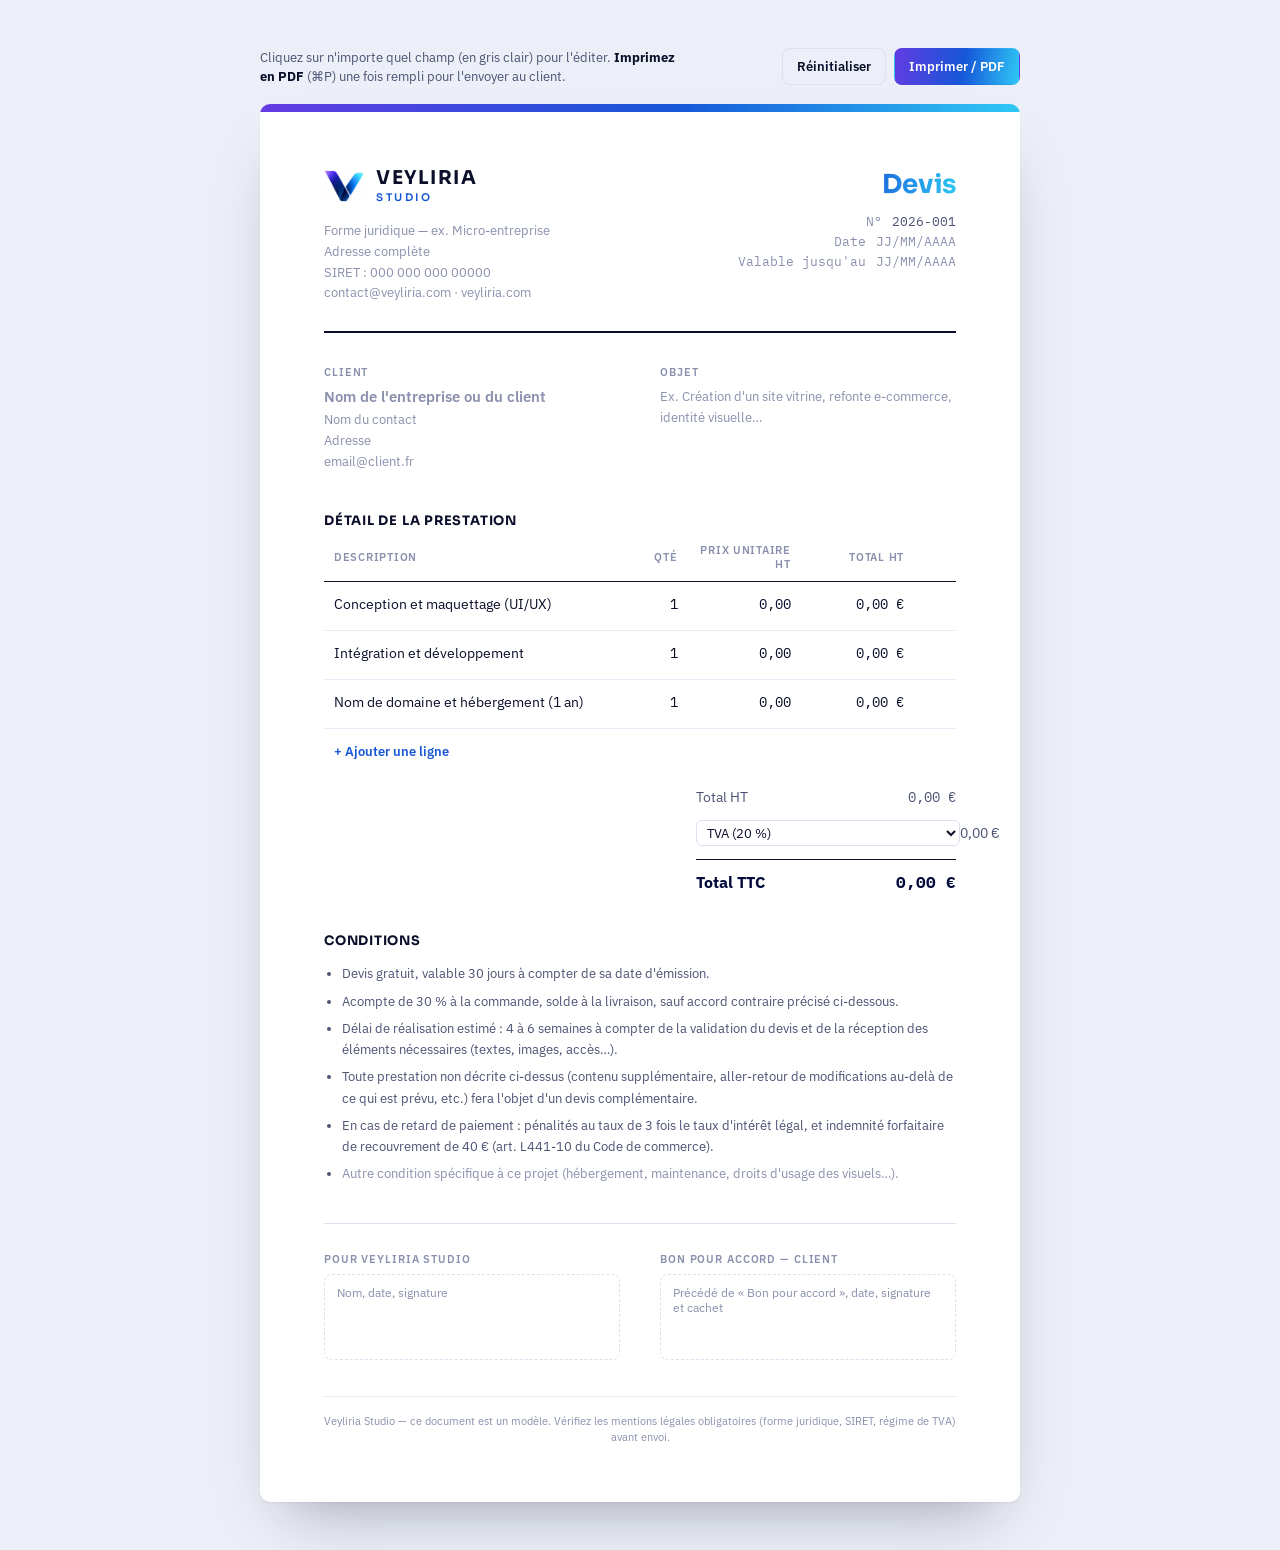
<file: studio/devis.html>
<!DOCTYPE html>
<html lang="fr">
<head>
<meta charset="UTF-8" />
<meta name="viewport" content="width=device-width, initial-scale=1.0" />
<title>Devis — Veyliria Studio</title>
<meta name="robots" content="noindex, nofollow" />
<link rel="icon" href="data:image/svg+xml,%3Csvg xmlns='http://www.w3.org/2000/svg' viewBox='0 0 100 100'%3E%3Cdefs%3E%3ClinearGradient id='g' x1='0' y1='0' x2='1' y2='1'%3E%3Cstop offset='0' stop-color='%238B5CF6'/%3E%3Cstop offset='0.5' stop-color='%232563EB'/%3E%3Cstop offset='1' stop-color='%2322D3EE'/%3E%3C/linearGradient%3E%3C/defs%3E%3Cpath d='M15 15L50 85L85 15L65 15L50 50L35 15Z' fill='url(%23g)'/%3E%3C/svg%3E" />
<link rel="preconnect" href="https://fonts.gstatic.com" crossorigin>
<link href="https://fonts.googleapis.com/css2?family=Sora:wght@500;600;700;800&family=IBM+Plex+Sans:wght@400;500;600;700&family=IBM+Plex+Mono:wght@400;500&display=swap" rel="stylesheet">
<style>
:root{
  --canvas:#ECEFF7;
  --paper:#FFFFFF;
  --paper-sunken:#F4F6FC;
  --rule:#DCE1F0;
  --rule-soft:#E9ECF7;
  --ink:#0B0F2A;
  --ink-soft:#4C5273;
  --ink-faint:#8A90AD;
  --violet:#633BE1;
  --blue:#1657D8;
  --cyan:#2FC8F5;
  --navy:#030B3D;
  --accent:#4A3FE0;
  --accent-soft:#EEEBFC;
  --critical:#C0392B;
  --critical-soft:#FBEAE7;
  --brand-gradient:linear-gradient(100deg,var(--violet) 0%,var(--blue) 55%,var(--cyan) 100%);
  --font-display:'Sora',-apple-system,BlinkMacSystemFont,'Segoe UI',Roboto,Helvetica,Arial,sans-serif;
  --font-body:'IBM Plex Sans',-apple-system,BlinkMacSystemFont,'Segoe UI',Roboto,Helvetica,Arial,sans-serif;
  --font-mono:'IBM Plex Mono',ui-monospace,'SF Mono',Menlo,Consolas,monospace;
}
*{box-sizing:border-box}
body{
  margin:0; background:var(--canvas); color:var(--ink); font-family:var(--font-body);
  padding:48px 20px calc(48px + env(safe-area-inset-bottom,0px));
  min-height:100%;
}
.toolbar{
  max-width:760px; margin:0 auto 18px; display:flex; align-items:center; justify-content:space-between;
  gap:12px; flex-wrap:wrap;
}
.toolbar .hint{font-size:12.5px; color:var(--ink-soft); line-height:1.5; max-width:420px;}
.toolbar .hint b{color:var(--ink);}
.btns{display:flex; gap:8px; flex-wrap:wrap;}
button{
  font-family:var(--font-body); font-size:13px; font-weight:600; cursor:pointer;
  border-radius:8px; padding:9px 14px; border:1px solid var(--rule);
  background:var(--paper); color:var(--ink);
}
button:hover{border-color:var(--ink-faint);}
button.primary{background:var(--brand-gradient); border-color:transparent; color:#fff;}
button.primary:hover{opacity:.92;}
button.ghost{background:transparent;}

.sheet{
  max-width:760px; margin:0 auto; background:var(--paper); border-radius:10px; overflow:hidden;
  box-shadow:0 1px 2px rgba(11,15,42,.06), 0 32px 60px -28px rgba(11,15,42,.35);
}
.sheet-bar{height:8px; background:var(--brand-gradient);}
.sheet-body{padding:56px 64px 56px;}
.sheet [contenteditable]{outline:none; border-radius:3px;}
.sheet [contenteditable]:hover{background:var(--paper-sunken);}
.sheet [contenteditable]:focus{background:var(--accent-soft); box-shadow:0 0 0 2px var(--accent-soft);}
.sheet [contenteditable]:focus{outline:1px solid var(--blue);}
.ph:empty:before{content:attr(data-ph); color:var(--ink-faint);}

.head{display:flex; justify-content:space-between; align-items:flex-start; gap:24px; padding-bottom:28px; border-bottom:2px solid var(--ink);}
.brand-row{display:flex; align-items:center; gap:12px;}
.brand-mark{display:block; width:40px; height:auto; flex:none;}
.brand-word{font-family:var(--font-display); font-weight:700; font-size:19px; letter-spacing:.08em; line-height:1.15; color:var(--ink);}
.brand-word span{display:block; font-size:10.5px; font-weight:600; letter-spacing:.24em; color:var(--blue); margin-top:3px;}
.studio-meta{margin-top:16px; font-size:12.5px; color:var(--ink-soft); line-height:1.65; max-width:260px;}
.studio-meta div{min-height:1.3em;}
.doc-title{text-align:right;}
.doc-title .label{font-family:var(--font-display); font-size:26px; font-weight:700; letter-spacing:-.01em; background:var(--brand-gradient); -webkit-background-clip:text; background-clip:text; color:transparent;}
.doc-meta{margin-top:12px; font-size:12.5px; color:var(--ink-soft); font-family:var(--font-mono);}
.doc-meta .row{display:flex; gap:10px; justify-content:flex-end; margin-bottom:4px;}
.doc-meta .row span:first-child{color:var(--ink-faint);}

.parties{display:flex; gap:40px; margin-top:32px;}
.party{flex:1;}
.party .eyebrow{font-size:11px; letter-spacing:.08em; text-transform:uppercase; color:var(--ink-faint); font-weight:600; margin-bottom:8px;}
.party .name{font-size:15px; font-weight:600; margin-bottom:4px;}
.party .line{font-size:13px; color:var(--ink-soft); line-height:1.6;}

h2.section{font-family:var(--font-display); font-size:13px; font-weight:700; letter-spacing:.06em; text-transform:uppercase; margin:40px 0 14px; color:var(--ink);}

table.items{width:100%; border-collapse:collapse; font-size:13.5px;}
table.items thead th{
  text-align:left; font-size:10.5px; letter-spacing:.07em; text-transform:uppercase; color:var(--ink-faint);
  font-weight:600; padding:0 10px 10px; border-bottom:1.5px solid var(--ink);
}
table.items thead th.num{text-align:right;}
table.items tbody td{padding:13px 10px; border-bottom:1px solid var(--rule-soft); vertical-align:top;}
table.items tbody td.num{text-align:right; font-family:var(--font-mono); white-space:nowrap;}
table.items tbody tr:hover{background:var(--paper-sunken);}
.desc-ph:empty:before{content:attr(data-ph); color:var(--ink-faint);}
.desc-sub{font-size:12px; color:var(--ink-faint); margin-top:2px;}
.row-del{opacity:0; width:22px; height:22px; border:none; background:transparent; color:var(--critical); font-size:15px; line-height:1; padding:0; border-radius:50%;}
tr:hover .row-del{opacity:1;}
.row-del:hover{background:var(--critical-soft);}
.add-row{margin-top:10px; font-size:12.5px; color:var(--blue); background:none; border:none; padding:4px 10px; font-weight:600;}
.add-row:hover{text-decoration:underline; background:none;}

.totals{display:flex; justify-content:flex-end; margin-top:18px;}
.totals-box{width:260px; font-size:13.5px;}
.totals-box .r{display:flex; justify-content:space-between; padding:7px 0; color:var(--ink-soft);}
.totals-box .r span:last-child{font-family:var(--font-mono);}
.totals-box .tva-row{display:flex; justify-content:space-between; align-items:center; padding:7px 0; color:var(--ink-soft);}
.totals-box .tva-row select{font-family:var(--font-body); font-size:12.5px; border:1px solid var(--rule); border-radius:6px; padding:3px 6px; background:var(--paper); color:var(--ink);}
.totals-box .ttc{display:flex; justify-content:space-between; padding:12px 0 0; margin-top:6px; border-top:1.5px solid var(--ink); font-weight:700; font-size:16px; color:var(--navy);}
.totals-box .ttc span:last-child{font-family:var(--font-mono);}
.tva-note{font-size:11px; color:var(--ink-faint); text-align:right; margin-top:4px;}

.conditions{font-size:12.5px; color:var(--ink-soft); line-height:1.7;}
.conditions ul{margin:0; padding-left:18px;}
.conditions li{margin-bottom:6px;}

.signoff{display:flex; gap:40px; margin-top:38px; padding-top:28px; border-top:1px solid var(--rule);}
.signbox{flex:1;}
.signbox .eyebrow{font-size:11px; letter-spacing:.08em; text-transform:uppercase; color:var(--ink-faint); font-weight:600; margin-bottom:8px;}
.signbox .area{min-height:86px; border:1.5px dashed var(--rule); border-radius:8px; margin-top:8px; padding:10px 12px; font-size:12px; color:var(--ink-faint);}

.footnote{margin-top:36px; padding-top:16px; border-top:1px solid var(--rule-soft); font-size:10.5px; color:var(--ink-faint); text-align:center; line-height:1.6;}

@media (max-width:620px){
  body{padding:20px 0 20px;}
  .sheet{border-radius:0;}
  .sheet-body{padding:32px 20px 28px;}
  .head{flex-direction:column; gap:18px;}
  .doc-title{text-align:left;}
  .doc-meta .row{justify-content:flex-start;}
  .parties{flex-direction:column; gap:20px;}
  .signoff{flex-direction:column; gap:20px;}
  .toolbar{padding:0 20px;}
}

@media print{
  body{background:#fff; padding:0;}
  .toolbar{display:none;}
  .sheet{box-shadow:none; max-width:none; border-radius:0;}
  .sheet-body{padding:10mm 14mm 14mm;}
  .sheet-bar{height:5mm;}
  .row-del, .add-row{display:none !important;}
  [contenteditable]:hover, [contenteditable]:focus{background:transparent !important; box-shadow:none !important;}
}
</style>
</head>
<body>
<div class="toolbar">
  <div class="hint">Cliquez sur n'importe quel champ (en gris clair) pour l'éditer. <b>Imprimez en PDF</b> (⌘P) une fois rempli pour l'envoyer au client.</div>
  <div class="btns">
    <button class="ghost" id="resetBtn">Réinitialiser</button>
    <button class="primary" id="printBtn">Imprimer / PDF</button>
  </div>
</div>

<div class="sheet" id="sheet">
  <div class="sheet-bar"></div>
  <div class="sheet-body">
  <div class="head">
    <div class="brand-block">
      <div class="brand-row">
        <img class="brand-mark" src="[data-uri]" alt="Veyliria" width="44" height="36">
        <div class="brand-word">VEYLIRIA<span>STUDIO</span></div>
      </div>
      <div class="studio-meta">
        <div class="ph" contenteditable data-ph="Forme juridique — ex. Micro-entreprise"></div>
        <div class="ph" contenteditable data-ph="Adresse complète"></div>
        <div class="ph" contenteditable data-ph="SIRET : 000 000 000 00000"></div>
        <div class="ph" contenteditable data-ph="contact@veyliria.com · veyliria.com"></div>
      </div>
    </div>
    <div class="doc-title">
      <div class="label">Devis</div>
      <div class="doc-meta">
        <div class="row"><span>N°</span><span class="default" contenteditable data-ph="2026-001">2026-001</span></div>
        <div class="row"><span>Date</span><span class="ph" contenteditable data-ph="JJ/MM/AAAA"></span></div>
        <div class="row"><span>Valable jusqu'au</span><span class="ph" contenteditable data-ph="JJ/MM/AAAA"></span></div>
      </div>
    </div>
  </div>

  <div class="parties">
    <div class="party">
      <div class="eyebrow">Client</div>
      <div class="name ph" contenteditable data-ph="Nom de l'entreprise ou du client"></div>
      <div class="line ph" contenteditable data-ph="Nom du contact"></div>
      <div class="line ph" contenteditable data-ph="Adresse"></div>
      <div class="line ph" contenteditable data-ph="email@client.fr"></div>
    </div>
    <div class="party">
      <div class="eyebrow">Objet</div>
      <div class="line ph" contenteditable data-ph="Ex. Création d'un site vitrine, refonte e-commerce, identité visuelle…" style="min-height:4.2em;"></div>
    </div>
  </div>

  <h2 class="section">Détail de la prestation</h2>
  <table class="items" id="itemsTable">
    <thead>
      <tr><th style="width:46%">Description</th><th class="num" style="width:12%">Qté</th><th class="num" style="width:18%">Prix unitaire HT</th><th class="num" style="width:18%">Total HT</th><th style="width:28px"></th></tr>
    </thead>
    <tbody id="itemsBody"></tbody>
  </table>
  <button class="add-row" id="addRow">+ Ajouter une ligne</button>

  <div class="totals">
    <div class="totals-box">
      <div class="r"><span>Total HT</span><span id="totalHT">0,00&nbsp;€</span></div>
      <div class="tva-row">
        <span>
          <select id="tvaMode">
            <option value="20">TVA (20&nbsp;%)</option>
            <option value="0">TVA non applicable — art.&nbsp;293&nbsp;B du CGI</option>
          </select>
        </span>
        <span id="tvaAmount">0,00&nbsp;€</span>
      </div>
      <div class="ttc"><span>Total TTC</span><span id="totalTTC">0,00&nbsp;€</span></div>
      <div class="tva-note" id="tvaNote" style="display:none">TVA non applicable, article 293 B du Code général des impôts.</div>
    </div>
  </div>

  <h2 class="section">Conditions</h2>
  <div class="conditions">
    <ul>
      <li>Devis gratuit, valable <span class="default" contenteditable data-ph="30 jours" style="display:inline">30 jours</span> à compter de sa date d'émission.</li>
      <li>Acompte de <span class="default" contenteditable data-ph="30 %" style="display:inline">30 %</span> à la commande, solde à la livraison, sauf accord contraire précisé ci-dessous.</li>
      <li>Délai de réalisation estimé : <span class="default" contenteditable data-ph="4 à 6 semaines à compter de la validation du devis et de la réception des éléments nécessaires (textes, images, accès…)." style="display:inline">4 à 6 semaines à compter de la validation du devis et de la réception des éléments nécessaires (textes, images, accès…).</span></li>
      <li>Toute prestation non décrite ci-dessus (contenu supplémentaire, aller-retour de modifications au-delà de ce qui est prévu, etc.) fera l'objet d'un devis complémentaire.</li>
      <li>En cas de retard de paiement : pénalités au taux de 3 fois le taux d'intérêt légal, et indemnité forfaitaire de recouvrement de 40&nbsp;€ (art. L441-10 du Code de commerce).</li>
      <li class="ph" contenteditable data-ph="Autre condition spécifique à ce projet (hébergement, maintenance, droits d'usage des visuels…)."></li>
    </ul>
  </div>

  <div class="signoff">
    <div class="signbox">
      <div class="eyebrow">Pour Veyliria Studio</div>
      <div class="area default" contenteditable data-ph="Nom, date, signature">Nom, date, signature</div>
    </div>
    <div class="signbox">
      <div class="eyebrow">Bon pour accord — client</div>
      <div class="area default" contenteditable data-ph="Précédé de « Bon pour accord », date, signature et cachet">Précédé de « Bon pour accord », date, signature et cachet</div>
    </div>
  </div>

  <div class="footnote">Veyliria Studio — ce document est un modèle. Vérifiez les mentions légales obligatoires (forme juridique, SIRET, régime de TVA) avant envoi.</div>
  </div>
</div>

<script>
const fmt = n => n.toLocaleString('fr-FR', { minimumFractionDigits: 2, maximumFractionDigits: 2 }) + ' €';
const parseNum = s => { const v = parseFloat(String(s).replace(/\s/g,'').replace(',', '.').replace(/[^\d.\-]/g,'')); return isNaN(v) ? 0 : v; };

function makeRow(desc, qty, price) {
  const tr = document.createElement('tr');
  tr.innerHTML = `
    <td><div class="ph desc-ph" contenteditable data-ph="Description de la prestation">${desc||''}</div></td>
    <td class="num"><span class="ph qty" contenteditable data-ph="1">${qty||''}</span></td>
    <td class="num"><span class="ph price" contenteditable data-ph="0,00">${price||''}</span></td>
    <td class="num line-total">0,00&nbsp;€</td>
    <td><button class="row-del" title="Supprimer la ligne">×</button></td>
  `;
  tr.querySelector('.row-del').addEventListener('click', () => { tr.remove(); recalc(); });
  tr.querySelectorAll('[contenteditable]').forEach(el => el.addEventListener('input', recalc));
  return tr;
}

function recalc() {
  let totalHT = 0;
  document.querySelectorAll('#itemsBody tr').forEach(tr => {
    const qty = parseNum(tr.querySelector('.qty').textContent) || 0;
    const price = parseNum(tr.querySelector('.price').textContent) || 0;
    const lineTotal = qty * price;
    tr.querySelector('.line-total').textContent = fmt(lineTotal);
    totalHT += lineTotal;
  });
  const tvaRate = parseNum(document.getElementById('tvaMode').value);
  const tvaAmount = totalHT * (tvaRate / 100);
  document.getElementById('totalHT').textContent = fmt(totalHT);
  document.getElementById('tvaAmount').textContent = fmt(tvaAmount);
  document.getElementById('totalTTC').textContent = fmt(totalHT + tvaAmount);
  document.getElementById('tvaNote').style.display = tvaRate === 0 ? 'block' : 'none';
}

const defaultRows = [
  ['Conception et maquettage (UI/UX)', '1', '0,00'],
  ['Intégration et développement', '1', '0,00'],
  ['Nom de domaine et hébergement (1 an)', '1', '0,00'],
];
function loadDefaults() {
  const body = document.getElementById('itemsBody');
  body.innerHTML = '';
  defaultRows.forEach(([d,q,p]) => body.appendChild(makeRow(d,q,p)));
  recalc();
}

document.getElementById('addRow').addEventListener('click', () => {
  document.getElementById('itemsBody').appendChild(makeRow('', '1', '0,00'));
});
document.getElementById('tvaMode').addEventListener('change', recalc);
document.getElementById('printBtn').addEventListener('click', () => window.print());
document.getElementById('resetBtn').addEventListener('click', () => {
  if (!confirm('Effacer tous les champs remplis et revenir au modèle vierge ?')) return;
  document.querySelectorAll('.sheet .ph[contenteditable]').forEach(el => { el.textContent = ''; });
  document.querySelectorAll('.sheet .default[contenteditable]').forEach(el => { el.textContent = el.dataset.ph; });
  document.getElementById('tvaMode').value = '20';
  loadDefaults();
});

loadDefaults();
</script>
</body>
</html>
</file>
<file: css/style.css>
/* =====================================================
   VEYLIRIA — Landing page écosystème
   ===================================================== */

:root {
  --navy: #0a0f1e;
  --navy-soft: #10182c;
  --blue: #2563eb;
  --blue-light: #4f83f7;
  --cyan: #22d3ee;
  --violet: #8b5cf6;
  --grey-light: #f1f5f9;
  --white: #ffffff;

  --ink: #0a0f1e;
  --ink-soft: #4b5567;
  --ink-faint: #8b93a7;

  --gradient-brand: linear-gradient(115deg, var(--violet) 0%, var(--blue) 52%, var(--cyan) 100%);
  --gradient-brand-soft: linear-gradient(135deg, rgba(139, 92, 246, 0.14), rgba(37, 99, 235, 0.14) 55%, rgba(34, 211, 238, 0.14));
  --gradient-navy: linear-gradient(180deg, #0a0f1e 0%, #0d1428 100%);

  --shadow-sm: 0 1px 2px rgba(10, 15, 30, 0.06), 0 1px 1px rgba(10, 15, 30, 0.04);
  --shadow-md: 0 8px 24px rgba(10, 15, 30, 0.08);
  --shadow-lg: 0 24px 60px rgba(10, 15, 30, 0.12);
  --shadow-glow: 0 0 0 1px rgba(37, 99, 235, 0.08), 0 20px 50px rgba(37, 99, 235, 0.16);

  --radius-sm: 10px;
  --radius-md: 16px;
  --radius-lg: 24px;
  --radius-pill: 999px;

  --font-head: "Montserrat", "Inter", sans-serif;
  --font-body: "Inter", sans-serif;

  --container: 1180px;
  --ease: cubic-bezier(0.16, 1, 0.3, 1);
}

* { margin: 0; padding: 0; box-sizing: border-box; }

html { scroll-behavior: smooth; scroll-padding-top: 84px; }

body {
  font-family: var(--font-body);
  color: var(--ink);
  background: var(--white);
  -webkit-font-smoothing: antialiased;
  overflow-x: hidden;
}

img, svg { display: block; max-width: 100%; }
a { color: inherit; text-decoration: none; }
ul { list-style: none; }
button { font: inherit; cursor: pointer; border: none; background: none; color: inherit; }

h1, h2, h3 {
  font-family: var(--font-head);
  font-weight: 700;
  line-height: 1.15;
  letter-spacing: -0.01em;
  color: var(--navy);
}

.container {
  width: 100%;
  max-width: var(--container);
  margin: 0 auto;
  padding: 0 24px;
}

@media (min-width: 640px) { .container { padding: 0 32px; } }

.section-pad { padding: 96px 0; }
@media (max-width: 720px) { .section-pad { padding: 64px 0; } }

.eyebrow {
  display: inline-flex;
  align-items: center;
  gap: 8px;
  font-family: var(--font-head);
  font-size: 12.5px;
  font-weight: 700;
  letter-spacing: 0.14em;
  text-transform: uppercase;
  color: var(--blue);
}

.eyebrow::before {
  content: "";
  width: 8px; height: 8px;
  border-radius: 50%;
  background: var(--gradient-brand);
}

.section-head { max-width: 640px; margin-bottom: 48px; }
.section-head.center { margin-left: auto; margin-right: auto; text-align: center; }
.section-head h2 { margin-top: 12px; font-size: clamp(1.7rem, 3.4vw, 2.4rem); }
.section-head p { margin-top: 14px; font-size: 1.05rem; color: var(--ink-soft); line-height: 1.6; }

.gradient-text {
  background: var(--gradient-brand);
  -webkit-background-clip: text;
  background-clip: text;
  color: transparent;
}

/* Buttons */

.btn {
  display: inline-flex;
  align-items: center;
  justify-content: center;
  gap: 8px;
  padding: 14px 26px;
  border-radius: var(--radius-pill);
  font-family: var(--font-head);
  font-weight: 600;
  font-size: 0.95rem;
  white-space: nowrap;
  transition: transform 0.35s var(--ease), box-shadow 0.35s var(--ease), background 0.35s var(--ease), color 0.35s var(--ease), border-color 0.35s var(--ease);
}

.btn:active { transform: scale(0.97); }

.btn-primary {
  background: var(--gradient-brand);
  background-size: 160% 160%;
  color: var(--white);
  box-shadow: var(--shadow-glow);
}

.btn-primary:hover { background-position: 100% 50%; transform: translateY(-2px); box-shadow: 0 26px 50px rgba(37, 99, 235, 0.28); }

.btn-ghost {
  background: rgba(10, 15, 30, 0.03);
  border: 1px solid rgba(10, 15, 30, 0.12);
  color: var(--navy);
}

.btn-ghost:hover { border-color: var(--blue); color: var(--blue); transform: translateY(-2px); }

.btn svg { width: 16px; height: 16px; transition: transform 0.3s var(--ease); }
.btn:hover svg { transform: translateX(3px); }

/* Header */

.header {
  position: fixed;
  top: 0; left: 0; right: 0;
  z-index: 900;
  padding: 20px 0;
  transition: padding 0.4s var(--ease), background 0.4s var(--ease), box-shadow 0.4s var(--ease), border-color 0.4s var(--ease);
  border-bottom: 1px solid transparent;
}

.header.is-scrolled {
  padding: 12px 0;
  background: rgba(255, 255, 255, 0.82);
  backdrop-filter: blur(14px) saturate(160%);
  -webkit-backdrop-filter: blur(14px) saturate(160%);
  box-shadow: 0 4px 30px rgba(10, 15, 30, 0.06);
  border-bottom-color: rgba(10, 15, 30, 0.06);
}

.header .container { display: flex; align-items: center; justify-content: space-between; gap: 24px; }

.brand {
  display: flex;
  align-items: center;
  gap: 10px;
  font-family: var(--font-head);
  font-weight: 800;
  font-size: 1.2rem;
  letter-spacing: 0.01em;
  color: var(--navy);
}

.brand .logo-mark { width: 34px; height: 34px; flex-shrink: 0; }

.nav-desktop { display: none; }

@media (min-width: 900px) {
  .nav-desktop { display: flex; align-items: center; gap: 4px; }
  .nav-desktop a {
    padding: 9px 16px;
    font-size: 0.92rem;
    font-weight: 600;
    color: var(--ink-soft);
    border-radius: var(--radius-pill);
    transition: color 0.25s var(--ease), background 0.25s var(--ease);
  }
  .nav-desktop a:hover { color: var(--navy); background: rgba(10, 15, 30, 0.04); }
}

.header-actions { display: flex; align-items: center; gap: 14px; }
.header-actions .btn-primary { display: none; }
@media (min-width: 760px) { .header-actions .btn-primary { display: inline-flex; } }

.nav-toggle {
  display: flex; align-items: center; justify-content: center;
  width: 42px; height: 42px;
  border-radius: 50%;
  background: rgba(10, 15, 30, 0.05);
  position: relative;
  z-index: 20;
}

@media (min-width: 900px) { .nav-toggle { display: none; } }

.nav-toggle span {
  position: absolute;
  width: 18px; height: 2px;
  background: var(--navy);
  border-radius: 2px;
  transition: transform 0.35s var(--ease), opacity 0.35s var(--ease), top 0.35s var(--ease);
}

.nav-toggle span:nth-child(1) { top: 15px; }
.nav-toggle span:nth-child(2) { top: 20px; }
.nav-toggle span:nth-child(3) { top: 25px; }
.nav-toggle.is-active span:nth-child(1) { top: 20px; transform: rotate(45deg); }
.nav-toggle.is-active span:nth-child(2) { opacity: 0; }
.nav-toggle.is-active span:nth-child(3) { top: 20px; transform: rotate(-45deg); }

.mobile-nav {
  position: fixed; inset: 0; z-index: 15;
  background: rgba(10, 15, 30, 0.97);
  backdrop-filter: blur(10px);
  display: flex; flex-direction: column; align-items: center; justify-content: center; gap: 8px;
  opacity: 0; visibility: hidden; transform: translateY(-8px);
  transition: opacity 0.4s var(--ease), transform 0.4s var(--ease), visibility 0.4s;
}

.mobile-nav.is-open { opacity: 1; visibility: visible; transform: translateY(0); }

.mobile-nav a {
  font-family: var(--font-head);
  font-size: 1.5rem;
  font-weight: 700;
  color: var(--white);
  padding: 12px 0;
  opacity: 0.9;
}

.mobile-nav a:hover { opacity: 1; color: var(--cyan); }
.mobile-nav .btn { margin-top: 24px; }

/* Hero */

.hero {
  padding: 160px 0 100px;
  background: var(--white);
  overflow: hidden;
  position: relative;
}

@media (max-width: 720px) { .hero { padding: 130px 0 64px; } }

.hero-bg { position: absolute; inset: 0; z-index: -1; overflow: hidden; pointer-events: none; }

.hero-bg .blob { position: absolute; border-radius: 50%; filter: blur(100px); opacity: 0.5; }
.hero-bg .blob-1 { width: 520px; height: 520px; top: -200px; right: -160px; background: radial-gradient(circle, var(--cyan), transparent 70%); }
.hero-bg .blob-2 { width: 460px; height: 460px; top: 200px; left: -200px; background: radial-gradient(circle, var(--violet), transparent 70%); opacity: 0.35; }

.hero-bg .grid-pattern {
  position: absolute; inset: 0;
  background-image: linear-gradient(rgba(10,15,30,0.035) 1px, transparent 1px), linear-gradient(90deg, rgba(10,15,30,0.035) 1px, transparent 1px);
  background-size: 56px 56px;
  mask-image: radial-gradient(ellipse 60% 50% at 50% 0%, black 40%, transparent 100%);
}

.hero-content { max-width: 760px; margin: 0 auto; text-align: center; }
.hero-content h1 { margin-top: 18px; font-size: clamp(2.3rem, 5.6vw, 3.8rem); }
.hero-sub { margin: 22px auto 0; font-size: 1.15rem; line-height: 1.65; color: var(--ink-soft); max-width: 620px; }
.hero-actions { display: flex; flex-wrap: wrap; justify-content: center; gap: 14px; margin-top: 36px; }

/* Activities */

.activities { background: var(--grey-light); }

.activities-grid {
  display: grid;
  gap: 22px;
  grid-template-columns: repeat(1, 1fr);
}

@media (min-width: 640px) { .activities-grid { grid-template-columns: repeat(2, 1fr); } }
@media (min-width: 1024px) { .activities-grid { grid-template-columns: repeat(4, 1fr); } }

.activity-card {
  padding: 32px 26px;
  border-radius: var(--radius-md);
  background: var(--white);
  box-shadow: var(--shadow-sm);
  transition: transform 0.4s var(--ease), box-shadow 0.4s var(--ease);
}

.activity-card:hover { transform: translateY(-6px); box-shadow: var(--shadow-lg); }

.activity-icon {
  width: 52px; height: 52px;
  border-radius: 14px;
  display: flex; align-items: center; justify-content: center;
  background: var(--gradient-brand-soft);
  font-size: 1.5rem;
  margin-bottom: 20px;
}

.activity-card h3 { font-size: 1.08rem; margin-bottom: 8px; }
.activity-card p { font-size: 0.92rem; line-height: 1.6; color: var(--ink-soft); }

/* Products */

.products-grid {
  display: grid;
  gap: 28px;
  grid-template-columns: repeat(1, 1fr);
}

@media (min-width: 800px) { .products-grid { grid-template-columns: repeat(2, 1fr); } }

.product-card {
  position: relative;
  padding: 44px 36px;
  border-radius: var(--radius-lg);
  overflow: hidden;
  display: flex;
  flex-direction: column;
  transition: transform 0.4s var(--ease), box-shadow 0.4s var(--ease);
}

.product-card:hover { transform: translateY(-6px); }

.product-card.tone-studio {
  background: var(--gradient-navy);
  color: var(--white);
  box-shadow: var(--shadow-lg);
}

.product-card.tone-comptoir {
  background: var(--white);
  border: 1px solid rgba(10, 15, 30, 0.08);
  box-shadow: var(--shadow-md);
}

.product-card:hover.tone-studio { box-shadow: 0 30px 70px rgba(10, 15, 30, 0.3); }
.product-card:hover.tone-comptoir { box-shadow: var(--shadow-lg); }

.product-glow {
  position: absolute;
  width: 320px; height: 320px;
  top: -100px; right: -100px;
  background: radial-gradient(circle, rgba(34, 211, 238, 0.35), transparent 70%);
  filter: blur(10px);
  pointer-events: none;
}

.product-badge {
  display: inline-flex;
  align-self: flex-start;
  align-items: center;
  gap: 6px;
  font-size: 0.7rem;
  font-weight: 700;
  letter-spacing: 0.05em;
  text-transform: uppercase;
  padding: 6px 14px;
  border-radius: var(--radius-pill);
  margin-bottom: 22px;
}

.tone-studio .product-badge { background: rgba(255, 255, 255, 0.1); color: var(--cyan); }
.tone-comptoir .product-badge { background: var(--gradient-brand-soft); color: var(--blue); }

.product-card h3 { font-size: 1.6rem; margin-bottom: 12px; position: relative; z-index: 1; }
.tone-studio h3 { color: var(--white); }

.product-card p { font-size: 0.98rem; line-height: 1.65; margin-bottom: 28px; flex: 1; position: relative; z-index: 1; }
.tone-studio p { color: rgba(255, 255, 255, 0.68); }
.tone-comptoir p { color: var(--ink-soft); }

.product-card .btn { align-self: flex-start; position: relative; z-index: 1; }

/* Vision */

.vision { background: var(--gradient-navy); color: var(--white); }

.vision-grid {
  display: grid;
  gap: 40px;
  align-items: center;
}

@media (min-width: 900px) { .vision-grid { grid-template-columns: 1fr 1fr; } }

.vision-text .eyebrow { color: var(--cyan); }
.vision-text h2 { color: var(--white); font-size: clamp(1.6rem, 3vw, 2.2rem); margin: 14px 0 20px; }
.vision-text p { color: rgba(255, 255, 255, 0.68); line-height: 1.75; margin-bottom: 16px; font-size: 1rem; }

.vision-tagline {
  padding: 28px 32px;
  border-radius: var(--radius-lg);
  background: rgba(255, 255, 255, 0.05);
  border: 1px solid rgba(255, 255, 255, 0.1);
}

.vision-tagline span {
  display: block;
  font-family: var(--font-head);
  font-weight: 700;
  font-size: 1.15rem;
  line-height: 1.5;
  color: var(--white);
}

.vision-tagline span .gradient-text { display: inline; }

/* Contact CTA */

.cta-offer {
  padding: 90px 0;
  position: relative;
  overflow: hidden;
  background: var(--white);
  text-align: center;
}

.cta-offer h2 { font-size: clamp(1.8rem, 4vw, 2.6rem); }
.cta-offer p { margin: 16px auto 0; color: var(--ink-soft); font-size: 1.05rem; line-height: 1.6; max-width: 560px; }
.cta-offer .btn { margin-top: 32px; }

/* Footer */

.footer { background: var(--navy); color: rgba(255, 255, 255, 0.7); padding: 64px 0 28px; }

.footer-grid {
  display: grid;
  gap: 40px;
  grid-template-columns: 1fr;
  padding-bottom: 40px;
  border-bottom: 1px solid rgba(255, 255, 255, 0.08);
}

@media (min-width: 780px) { .footer-grid { grid-template-columns: 1.4fr 0.8fr 1fr; } }

.footer-brand .brand { color: var(--white); margin-bottom: 16px; }
.footer-brand p { font-size: 0.92rem; line-height: 1.6; max-width: 320px; color: rgba(255, 255, 255, 0.55); }

.footer-col h4 { color: var(--white); font-size: 0.85rem; letter-spacing: 0.06em; text-transform: uppercase; margin-bottom: 18px; }
.footer-col li { margin-bottom: 12px; }
.footer-col a { font-size: 0.92rem; transition: color 0.3s var(--ease); }
.footer-col a:hover { color: var(--cyan); }

.footer-social { display: flex; gap: 10px; margin-top: 4px; }
.footer-social a {
  width: 36px; height: 36px; border-radius: 50%;
  background: rgba(255, 255, 255, 0.06);
  display: flex; align-items: center; justify-content: center;
  transition: background 0.3s var(--ease), transform 0.3s var(--ease);
}
.footer-social a:hover { background: var(--gradient-brand); transform: translateY(-3px); }
.footer-social svg { width: 15px; height: 15px; color: var(--white); }

.footer-bottom {
  display: flex; flex-wrap: wrap; justify-content: space-between; gap: 12px;
  padding-top: 24px; font-size: 0.82rem; color: rgba(255, 255, 255, 0.45);
}

/* Back to top */

.back-to-top {
  position: fixed; bottom: 24px; right: 24px;
  width: 46px; height: 46px; border-radius: 50%;
  background: var(--navy); color: var(--white);
  display: flex; align-items: center; justify-content: center;
  box-shadow: var(--shadow-lg);
  z-index: 500;
  opacity: 0; visibility: hidden; transform: translateY(10px);
  transition: opacity 0.35s var(--ease), transform 0.35s var(--ease), visibility 0.35s, background 0.3s var(--ease);
}

.back-to-top.is-visible { opacity: 1; visibility: visible; transform: translateY(0); }
.back-to-top:hover { background: var(--blue); }
.back-to-top svg { width: 18px; height: 18px; }

/* Reveal */

.reveal { opacity: 0; transform: translateY(24px); transition: opacity 0.7s var(--ease), transform 0.7s var(--ease); }
.reveal.is-visible { opacity: 1; transform: translateY(0); }

.reveal-stagger > * { opacity: 0; transform: translateY(20px); transition: opacity 0.6s var(--ease), transform 0.6s var(--ease); }
.reveal-stagger.is-visible > * { opacity: 1; transform: translateY(0); }
.reveal-stagger.is-visible > *:nth-child(1) { transition-delay: 0.05s; }
.reveal-stagger.is-visible > *:nth-child(2) { transition-delay: 0.12s; }
.reveal-stagger.is-visible > *:nth-child(3) { transition-delay: 0.19s; }
.reveal-stagger.is-visible > *:nth-child(4) { transition-delay: 0.26s; }

@media (prefers-reduced-motion: reduce) {
  html { scroll-behavior: auto; }
  *, *::before, *::after {
    animation-duration: 0.01ms !important;
    animation-iteration-count: 1 !important;
    transition-duration: 0.01ms !important;
    scroll-behavior: auto !important;
  }
}
</file>
<file: studio/css/style.css>
/* =====================================================
   VEYLIRIA STUDIO — Design system
   ===================================================== */

:root {
  /* Brand palette */
  --navy: #0a0f1e;
  --navy-soft: #10182c;
  --navy-line: rgba(255, 255, 255, 0.09);
  --blue: #2563eb;
  --blue-light: #4f83f7;
  --cyan: #22d3ee;
  --violet: #8b5cf6;
  --grey-light: #f1f5f9;
  --white: #ffffff;

  --ink: #0a0f1e;
  --ink-soft: #4b5567;
  --ink-faint: #8b93a7;

  --gradient-brand: linear-gradient(115deg, var(--violet) 0%, var(--blue) 52%, var(--cyan) 100%);
  --gradient-brand-soft: linear-gradient(135deg, rgba(139, 92, 246, 0.14), rgba(37, 99, 235, 0.14) 55%, rgba(34, 211, 238, 0.14));
  --gradient-navy: linear-gradient(180deg, #0a0f1e 0%, #0d1428 100%);

  --shadow-sm: 0 1px 2px rgba(10, 15, 30, 0.06), 0 1px 1px rgba(10, 15, 30, 0.04);
  --shadow-md: 0 8px 24px rgba(10, 15, 30, 0.08);
  --shadow-lg: 0 24px 60px rgba(10, 15, 30, 0.12);
  --shadow-glow: 0 0 0 1px rgba(37, 99, 235, 0.08), 0 20px 50px rgba(37, 99, 235, 0.16);

  --radius-sm: 10px;
  --radius-md: 16px;
  --radius-lg: 24px;
  --radius-pill: 999px;

  --font-head: "Montserrat", "Inter", sans-serif;
  --font-body: "Inter", sans-serif;

  --container: 1180px;
  --ease: cubic-bezier(0.16, 1, 0.3, 1);
}

* {
  margin: 0;
  padding: 0;
  box-sizing: border-box;
}

html {
  scroll-behavior: smooth;
  scroll-padding-top: 84px;
}

body {
  font-family: var(--font-body);
  color: var(--ink);
  background: var(--white);
  -webkit-font-smoothing: antialiased;
  text-rendering: optimizeLegibility;
  overflow-x: hidden;
}

img, svg { display: block; max-width: 100%; }

a { color: inherit; text-decoration: none; }

ul { list-style: none; }

button { font: inherit; cursor: pointer; border: none; background: none; color: inherit; }

input, textarea, select { font: inherit; color: inherit; }

h1, h2, h3, h4 {
  font-family: var(--font-head);
  font-weight: 700;
  line-height: 1.15;
  letter-spacing: -0.01em;
  color: var(--navy);
}

.container {
  width: 100%;
  max-width: var(--container);
  margin: 0 auto;
  padding: 0 24px;
}

@media (min-width: 640px) {
  .container { padding: 0 32px; }
}

section { position: relative; }

.section-pad { padding: 88px 0; }

@media (max-width: 720px) {
  .section-pad { padding: 64px 0; }
}

.eyebrow {
  display: inline-flex;
  align-items: center;
  gap: 8px;
  font-family: var(--font-head);
  font-size: 12.5px;
  font-weight: 700;
  letter-spacing: 0.14em;
  text-transform: uppercase;
  color: var(--blue);
}

.eyebrow::before {
  content: "";
  width: 8px;
  height: 8px;
  border-radius: 50%;
  background: var(--gradient-brand);
}

.section-head {
  max-width: 640px;
  margin-bottom: 48px;
}

.section-head h2 {
  margin-top: 12px;
  font-size: clamp(1.7rem, 3.4vw, 2.4rem);
}

.section-head p {
  margin-top: 14px;
  font-size: 1.05rem;
  color: var(--ink-soft);
  line-height: 1.6;
}

.section-head.center {
  margin-left: auto;
  margin-right: auto;
  text-align: center;
}

.gradient-text {
  background: var(--gradient-brand);
  -webkit-background-clip: text;
  background-clip: text;
  color: transparent;
}

/* =====================================================
   Buttons
   ===================================================== */

.btn {
  display: inline-flex;
  align-items: center;
  justify-content: center;
  gap: 8px;
  padding: 14px 26px;
  border-radius: var(--radius-pill);
  font-family: var(--font-head);
  font-weight: 600;
  font-size: 0.95rem;
  white-space: nowrap;
  transition: transform 0.35s var(--ease), box-shadow 0.35s var(--ease), background 0.35s var(--ease), color 0.35s var(--ease), border-color 0.35s var(--ease);
  will-change: transform;
}

.btn:active { transform: scale(0.97); }

.btn-primary {
  background: var(--gradient-brand);
  background-size: 160% 160%;
  background-position: 0% 50%;
  color: var(--white);
  box-shadow: var(--shadow-glow);
}

.btn-primary:hover {
  background-position: 100% 50%;
  transform: translateY(-2px);
  box-shadow: 0 26px 50px rgba(37, 99, 235, 0.28);
}

.btn-ghost {
  background: rgba(10, 15, 30, 0.03);
  border: 1px solid rgba(10, 15, 30, 0.12);
  color: var(--navy);
}

.btn-ghost:hover {
  border-color: var(--blue);
  color: var(--blue);
  transform: translateY(-2px);
}

.btn-on-dark {
  background: rgba(255, 255, 255, 0.06);
  border: 1px solid rgba(255, 255, 255, 0.18);
  color: var(--white);
}

.btn-on-dark:hover {
  border-color: rgba(255, 255, 255, 0.4);
  background: rgba(255, 255, 255, 0.1);
  transform: translateY(-2px);
}

.btn-sm { padding: 10px 20px; font-size: 0.85rem; }
.btn-block { width: 100%; }

.btn svg { width: 16px; height: 16px; transition: transform 0.3s var(--ease); }
.btn:hover svg { transform: translateX(3px); }

/* =====================================================
   Scroll progress bar
   ===================================================== */

.progress-bar {
  position: fixed;
  top: 0; left: 0;
  height: 3px;
  width: 0%;
  background: var(--gradient-brand);
  z-index: 1000;
  transition: width 0.1s linear;
}

/* =====================================================
   Header
   ===================================================== */

.header {
  position: fixed;
  top: 0; left: 0; right: 0;
  z-index: 900;
  padding: 20px 0;
  transition: padding 0.4s var(--ease), background 0.4s var(--ease), box-shadow 0.4s var(--ease), border-color 0.4s var(--ease);
  border-bottom: 1px solid transparent;
}

.header.is-scrolled {
  padding: 12px 0;
  background: rgba(255, 255, 255, 0.82);
  backdrop-filter: blur(14px) saturate(160%);
  -webkit-backdrop-filter: blur(14px) saturate(160%);
  box-shadow: 0 4px 30px rgba(10, 15, 30, 0.06);
  border-bottom-color: rgba(10, 15, 30, 0.06);
}

.header .container {
  display: flex;
  align-items: center;
  justify-content: space-between;
  gap: 24px;
}

.brand-group {
  display: flex;
  align-items: center;
  gap: 14px;
}

.back-link {
  display: flex;
  align-items: center;
  justify-content: center;
  width: 32px; height: 32px;
  border-radius: 50%;
  background: rgba(10, 15, 30, 0.05);
  color: var(--ink-faint);
  transition: background 0.3s var(--ease), color 0.3s var(--ease);
  flex-shrink: 0;
}

.back-link:hover { background: var(--grey-light); color: var(--blue); }
.back-link svg { width: 16px; height: 16px; }

.brand {
  display: flex;
  align-items: center;
  gap: 10px;
  font-family: var(--font-head);
  font-weight: 800;
  font-size: 1.15rem;
  letter-spacing: 0.01em;
  color: var(--navy);
}

.brand .logo-mark { width: 34px; height: 34px; flex-shrink: 0; }

.brand .brand-name { display: flex; flex-direction: column; line-height: 1; }
.brand .brand-name small {
  font-family: var(--font-body);
  font-weight: 600;
  font-size: 9.5px;
  letter-spacing: 0.22em;
  color: var(--ink-faint);
  margin-top: 3px;
}

.nav-desktop {
  display: none;
}

@media (min-width: 960px) {
  .nav-desktop {
    display: flex;
    align-items: center;
    gap: 4px;
  }
  .nav-desktop a {
    position: relative;
    padding: 9px 16px;
    font-size: 0.92rem;
    font-weight: 600;
    color: var(--ink-soft);
    border-radius: var(--radius-pill);
    transition: color 0.25s var(--ease), background 0.25s var(--ease);
  }
  .nav-desktop a:hover { color: var(--navy); background: rgba(10, 15, 30, 0.04); }
}

.header-actions { display: flex; align-items: center; gap: 14px; }

.header-actions .btn-primary { display: none; }
@media (min-width: 760px) {
  .header-actions .btn-primary { display: inline-flex; }
}

.nav-toggle {
  display: flex;
  align-items: center;
  justify-content: center;
  width: 42px;
  height: 42px;
  border-radius: 50%;
  background: rgba(10, 15, 30, 0.05);
  position: relative;
  z-index: 20;
}

@media (min-width: 960px) {
  .nav-toggle { display: none; }
}

.nav-toggle span {
  position: absolute;
  width: 18px;
  height: 2px;
  background: var(--navy);
  border-radius: 2px;
  transition: transform 0.35s var(--ease), opacity 0.35s var(--ease), top 0.35s var(--ease);
}

.nav-toggle span:nth-child(1) { top: 15px; }
.nav-toggle span:nth-child(2) { top: 20px; }
.nav-toggle span:nth-child(3) { top: 25px; }

.nav-toggle.is-active span:nth-child(1) { top: 20px; transform: rotate(45deg); }
.nav-toggle.is-active span:nth-child(2) { opacity: 0; }
.nav-toggle.is-active span:nth-child(3) { top: 20px; transform: rotate(-45deg); }

.mobile-nav {
  position: fixed;
  inset: 0;
  z-index: 15;
  background: rgba(10, 15, 30, 0.97);
  backdrop-filter: blur(10px);
  display: flex;
  flex-direction: column;
  align-items: center;
  justify-content: center;
  gap: 8px;
  opacity: 0;
  visibility: hidden;
  transform: translateY(-8px);
  transition: opacity 0.4s var(--ease), transform 0.4s var(--ease), visibility 0.4s;
}

.mobile-nav.is-open {
  opacity: 1;
  visibility: visible;
  transform: translateY(0);
}

.mobile-nav a {
  font-family: var(--font-head);
  font-size: 1.5rem;
  font-weight: 700;
  color: var(--white);
  padding: 12px 0;
  opacity: 0.9;
}

.mobile-nav a:hover { opacity: 1; color: var(--cyan); }

.mobile-nav .btn { margin-top: 24px; }

/* =====================================================
   Hero
   ===================================================== */

.hero {
  padding: 150px 0 100px;
  background: var(--white);
  overflow: hidden;
}

@media (max-width: 720px) {
  .hero { padding: 120px 0 64px; }
}

.hero-bg {
  position: absolute;
  inset: 0;
  z-index: -1;
  overflow: hidden;
  pointer-events: none;
}

.hero-bg .blob {
  position: absolute;
  border-radius: 50%;
  filter: blur(90px);
  opacity: 0.55;
}

.hero-bg .blob-1 {
  width: 480px; height: 480px;
  top: -180px; right: -140px;
  background: radial-gradient(circle, var(--cyan), transparent 70%);
}

.hero-bg .blob-2 {
  width: 420px; height: 420px;
  top: 220px; left: -180px;
  background: radial-gradient(circle, var(--violet), transparent 70%);
  opacity: 0.35;
}

.hero-bg .grid-pattern {
  position: absolute;
  inset: 0;
  background-image:
    linear-gradient(rgba(10,15,30,0.035) 1px, transparent 1px),
    linear-gradient(90deg, rgba(10,15,30,0.035) 1px, transparent 1px);
  background-size: 56px 56px;
  mask-image: radial-gradient(ellipse 60% 50% at 50% 0%, black 40%, transparent 100%);
}

.hero-grid {
  display: grid;
  gap: 56px;
  align-items: center;
}

@media (min-width: 980px) {
  .hero-grid { grid-template-columns: 1.05fr 0.95fr; gap: 40px; }
}

.hero-content h1 {
  margin-top: 18px;
  font-size: clamp(2.3rem, 5.4vw, 3.6rem);
}

.hero-sub {
  margin-top: 22px;
  font-size: 1.1rem;
  line-height: 1.65;
  color: var(--ink-soft);
  max-width: 520px;
}

.hero-actions {
  display: flex;
  flex-wrap: wrap;
  gap: 14px;
  margin-top: 34px;
}

.hero-stats {
  display: flex;
  flex-wrap: wrap;
  gap: 32px;
  margin-top: 52px;
  padding-top: 32px;
  border-top: 1px solid rgba(10, 15, 30, 0.08);
  max-width: 520px;
}

.hero-stats .stat b {
  display: block;
  font-family: var(--font-head);
  font-size: 1.7rem;
  color: var(--navy);
}

.hero-stats .stat span {
  font-size: 0.85rem;
  color: var(--ink-faint);
}

/* Hero visual — browser mockup */

.hero-visual { position: relative; }

.browser-card {
  position: relative;
  border-radius: var(--radius-lg);
  background: var(--navy);
  box-shadow: var(--shadow-lg);
  overflow: hidden;
  transform: perspective(1200px) rotateY(-6deg) rotateX(2deg);
  transition: transform 0.6s var(--ease);
}

.hero-visual:hover .browser-card {
  transform: perspective(1200px) rotateY(-2deg) rotateX(0.5deg);
}

.browser-bar {
  display: flex;
  align-items: center;
  gap: 6px;
  padding: 14px 16px;
  background: rgba(255, 255, 255, 0.04);
  border-bottom: 1px solid rgba(255, 255, 255, 0.06);
}

.browser-bar span {
  width: 9px; height: 9px; border-radius: 50%;
  background: rgba(255, 255, 255, 0.18);
}

.browser-bar .url-pill {
  margin-left: 10px;
  flex: 1;
  height: 20px;
  border-radius: var(--radius-pill);
  background: rgba(255, 255, 255, 0.06);
}

.browser-screen {
  padding: 26px;
  background:
    radial-gradient(ellipse 120% 80% at 0% 0%, rgba(139,92,246,0.35), transparent 60%),
    radial-gradient(ellipse 120% 80% at 100% 100%, rgba(34,211,238,0.28), transparent 60%),
    var(--navy-soft);
  min-height: 340px;
  display: flex;
  flex-direction: column;
  gap: 16px;
}

.screen-nav {
  display: flex;
  justify-content: space-between;
  align-items: center;
}

.screen-nav .brand-chip {
  width: 74px; height: 10px; border-radius: 4px;
  background: linear-gradient(90deg, var(--cyan), var(--blue-light));
}

.screen-nav .chip-line { width: 16px; height: 3px; background: rgba(255,255,255,0.3); border-radius: 2px; }
.screen-nav .chip-lines { display: flex; gap: 6px; }

.screen-hero {
  margin-top: 8px;
  display: flex;
  flex-direction: column;
  gap: 10px;
}

.screen-hero .line { height: 12px; border-radius: 5px; background: rgba(255,255,255,0.85); }
.screen-hero .line.w-70 { width: 70%; }
.screen-hero .line.w-45 { width: 45%; }
.screen-hero .line.sub { height: 8px; background: rgba(255,255,255,0.28); width: 55%; margin-top: 4px; }

.screen-hero .cta-row { display: flex; gap: 10px; margin-top: 10px; }
.screen-hero .cta-row .pill { height: 26px; border-radius: var(--radius-pill); }
.screen-hero .cta-row .pill.solid { width: 96px; background: var(--gradient-brand); }
.screen-hero .cta-row .pill.line { width: 74px; border: 1px solid rgba(255,255,255,0.3); }

.screen-cards { display: grid; grid-template-columns: repeat(3, 1fr); gap: 10px; margin-top: auto; }
.screen-cards .card {
  height: 64px;
  border-radius: 10px;
  background: rgba(255,255,255,0.06);
  border: 1px solid rgba(255,255,255,0.08);
}

.float-badge {
  position: absolute;
  display: flex;
  align-items: center;
  gap: 10px;
  padding: 12px 16px;
  border-radius: 14px;
  background: var(--white);
  box-shadow: var(--shadow-lg);
  font-family: var(--font-head);
  font-size: 0.82rem;
  font-weight: 700;
  color: var(--navy);
  animation: float 5s ease-in-out infinite;
}

.float-badge .dot {
  width: 34px; height: 34px;
  border-radius: 50%;
  display: flex; align-items: center; justify-content: center;
  background: var(--gradient-brand-soft);
  color: var(--blue);
}

.float-badge .dot svg { width: 17px; height: 17px; }

.float-badge span small {
  display: block;
  font-family: var(--font-body);
  font-weight: 500;
  font-size: 0.72rem;
  color: var(--ink-faint);
}

.badge-1 { top: -22px; left: -18px; animation-delay: 0.2s; }
.badge-2 { bottom: -20px; right: -14px; animation-delay: 1s; }

@media (max-width: 560px) {
  .float-badge { padding: 9px 12px; font-size: 0.72rem; }
  .badge-1 { left: -8px; top: -16px; }
  .badge-2 { right: -8px; bottom: -16px; }
}

@keyframes float {
  0%, 100% { transform: translateY(0); }
  50% { transform: translateY(-10px); }
}

/* logo bar */
.trust-bar {
  padding: 34px 0;
  border-top: 1px solid rgba(10,15,30,0.06);
  border-bottom: 1px solid rgba(10,15,30,0.06);
}

.trust-bar .container {
  display: flex;
  flex-wrap: wrap;
  align-items: center;
  justify-content: space-between;
  gap: 18px;
}

.trust-bar p {
  font-size: 0.78rem;
  letter-spacing: 0.08em;
  text-transform: uppercase;
  font-weight: 700;
  color: var(--ink-faint);
  white-space: nowrap;
}

.trust-logos {
  display: flex;
  flex-wrap: wrap;
  gap: 28px;
  font-family: var(--font-head);
  font-weight: 700;
  color: var(--ink-faint);
  opacity: 0.75;
  font-size: 0.95rem;
}

/* =====================================================
   Benefits
   ===================================================== */

.benefits-grid {
  display: grid;
  gap: 22px;
  grid-template-columns: repeat(1, 1fr);
}

@media (min-width: 640px) {
  .benefits-grid { grid-template-columns: repeat(2, 1fr); }
}
@media (min-width: 1024px) {
  .benefits-grid { grid-template-columns: repeat(4, 1fr); }
}

.benefit-card {
  padding: 30px 26px;
  border-radius: var(--radius-md);
  background: var(--white);
  border: 1px solid rgba(10, 15, 30, 0.07);
  transition: transform 0.4s var(--ease), box-shadow 0.4s var(--ease), border-color 0.4s var(--ease);
}

.benefit-card:hover {
  transform: translateY(-6px);
  box-shadow: var(--shadow-md);
  border-color: rgba(37, 99, 235, 0.18);
}

.icon-tile {
  width: 50px; height: 50px;
  border-radius: 14px;
  display: flex; align-items: center; justify-content: center;
  background: var(--gradient-brand-soft);
  color: var(--blue);
  margin-bottom: 20px;
  transition: transform 0.4s var(--ease);
}

.benefit-card:hover .icon-tile { transform: scale(1.08) rotate(-4deg); }

.icon-tile svg { width: 24px; height: 24px; }

.benefit-card h3 {
  font-size: 1.08rem;
  margin-bottom: 8px;
}

.benefit-card p {
  font-size: 0.92rem;
  line-height: 1.6;
  color: var(--ink-soft);
}

/* =====================================================
   Services
   ===================================================== */

.services { background: var(--grey-light); }

.services-grid {
  display: grid;
  gap: 22px;
  grid-template-columns: repeat(1, 1fr);
}

@media (min-width: 640px) {
  .services-grid { grid-template-columns: repeat(2, 1fr); }
}
@media (min-width: 1100px) {
  .services-grid { grid-template-columns: repeat(4, 1fr); }
}

.service-card {
  padding: 32px 26px;
  border-radius: var(--radius-md);
  background: var(--white);
  box-shadow: var(--shadow-sm);
  display: flex;
  flex-direction: column;
  gap: 16px;
  transition: transform 0.4s var(--ease), box-shadow 0.4s var(--ease);
  position: relative;
  overflow: hidden;
}

.service-card::before {
  content: "";
  position: absolute;
  inset: auto -30% -60% auto;
  width: 160px; height: 160px;
  border-radius: 50%;
  background: var(--gradient-brand-soft);
  opacity: 0;
  transition: opacity 0.4s var(--ease);
}

.service-card:hover {
  transform: translateY(-6px);
  box-shadow: var(--shadow-lg);
}

.service-card:hover::before { opacity: 1; }

.service-card .icon-tile { margin-bottom: 0; }

.service-card h3 { font-size: 1.12rem; }

.service-card p { font-size: 0.92rem; color: var(--ink-soft); line-height: 1.6; flex: 1; }

.service-link {
  display: inline-flex;
  align-items: center;
  gap: 6px;
  font-family: var(--font-head);
  font-weight: 700;
  font-size: 0.85rem;
  color: var(--blue);
}

.service-link svg { width: 14px; height: 14px; transition: transform 0.3s var(--ease); }
.service-card:hover .service-link svg { transform: translateX(4px); }

/* =====================================================
   Hébergement & maintenance
   ===================================================== */

.hosting { background: var(--grey-light); }

.hosting-grid {
  display: grid;
  gap: 24px;
  grid-template-columns: repeat(1, 1fr);
  max-width: 800px;
  margin: 0 auto;
}

@media (min-width: 700px) {
  .hosting-grid { grid-template-columns: repeat(2, 1fr); }
}

.hosting-card {
  position: relative;
  padding: 36px 30px;
  border-radius: var(--radius-lg);
  background: var(--white);
  border: 1px solid rgba(10, 15, 30, 0.08);
  box-shadow: var(--shadow-sm);
  display: flex;
  flex-direction: column;
  transition: transform 0.4s var(--ease), box-shadow 0.4s var(--ease);
}

.hosting-card:hover {
  transform: translateY(-6px);
  box-shadow: var(--shadow-lg);
}

.hosting-card.is-featured {
  box-shadow: var(--shadow-glow);
}

.hosting-badge {
  position: absolute;
  top: -13px;
  left: 30px;
  font-size: 0.7rem;
  font-weight: 700;
  letter-spacing: 0.04em;
  text-transform: uppercase;
  padding: 6px 14px;
  border-radius: var(--radius-pill);
  background: var(--gradient-brand);
  color: var(--white);
}

.hosting-card h3 { font-size: 1.3rem; margin-bottom: 6px; }

.hosting-target {
  font-size: 0.88rem;
  color: var(--ink-faint);
  margin-bottom: 20px;
}

.hosting-price {
  display: flex;
  align-items: baseline;
  gap: 6px;
  margin-bottom: 4px;
}

.hosting-price b {
  font-family: var(--font-head);
  font-size: 2.2rem;
  color: var(--navy);
}

.hosting-price span { font-size: 0.95rem; color: var(--ink-soft); }

.hosting-alt {
  font-size: 0.8rem;
  color: var(--ink-faint);
  margin-bottom: 24px;
}

.hosting-features {
  display: flex;
  flex-direction: column;
  gap: 12px;
  margin-bottom: 28px;
  flex: 1;
}

.hosting-features li {
  display: flex;
  gap: 10px;
  align-items: flex-start;
  font-size: 0.9rem;
  color: var(--ink-soft);
  line-height: 1.4;
}

.hosting-features li svg {
  width: 16px; height: 16px;
  color: var(--blue);
  flex-shrink: 0;
  margin-top: 2px;
}

/* =====================================================
   Réalisations
   ===================================================== */

.portfolio-grid {
  display: grid;
  gap: 24px;
  grid-template-columns: repeat(auto-fit, minmax(280px, 1fr));
}

.project-card {
  border-radius: var(--radius-md);
  overflow: hidden;
  background: var(--white);
  border: 1px solid rgba(10, 15, 30, 0.07);
  box-shadow: var(--shadow-sm);
  transition: transform 0.4s var(--ease), box-shadow 0.4s var(--ease);
  display: flex;
  flex-direction: column;
}

.project-card:hover {
  transform: translateY(-6px);
  box-shadow: var(--shadow-lg);
}

.project-shot {
  height: 240px;
  overflow: hidden;
  background: var(--grey-light);
}

.project-shot img {
  width: 100%;
  height: 100%;
  object-fit: cover;
  object-position: top left;
  display: block;
  transition: transform 0.5s var(--ease);
}

.project-card:hover .project-shot img { transform: scale(1.04); }

.project-body {
  padding: 26px;
  display: flex;
  flex-direction: column;
  gap: 10px;
}

.project-body .cat-badge {
  display: inline-block;
  align-self: flex-start;
  font-size: 0.7rem;
  font-weight: 700;
  letter-spacing: 0.04em;
  text-transform: uppercase;
  padding: 5px 12px;
  border-radius: var(--radius-pill);
  background: var(--gradient-brand-soft);
  color: var(--blue);
}

.project-body h3 { font-size: 1.2rem; }
.project-body p { font-size: 0.92rem; color: var(--ink-soft); line-height: 1.6; }

.project-cta {
  display: inline-flex;
  align-items: center;
  gap: 6px;
  font-family: var(--font-head);
  font-weight: 700;
  font-size: 0.88rem;
  color: var(--navy);
  margin-top: 6px;
}

.project-cta svg { width: 14px; height: 14px; transition: transform 0.3s var(--ease); }
.project-card:hover .project-cta svg { transform: translateX(4px); }

/* =====================================================
   Demos interactives
   ===================================================== */

.demoshow { background: var(--white); }

.demo-tabs {
  display: flex;
  flex-wrap: wrap;
  justify-content: center;
  gap: 10px;
  margin-bottom: 44px;
}

.demo-tab {
  display: inline-flex;
  align-items: center;
  gap: 8px;
  padding: 12px 20px;
  border-radius: var(--radius-pill);
  font-family: var(--font-head);
  font-weight: 700;
  font-size: 0.86rem;
  color: var(--ink-soft);
  background: var(--grey-light);
  transition: background 0.3s var(--ease), color 0.3s var(--ease), box-shadow 0.3s var(--ease);
}

.demo-tab svg { width: 16px; height: 16px; flex-shrink: 0; }

.demo-tab.is-active,
.demo-tab:hover {
  background: var(--navy);
  color: var(--white);
}

.demo-tab.is-active { box-shadow: var(--shadow-glow); }

.demo-panel {
  display: none;
}

.demo-panel.is-active {
  display: grid;
  gap: 40px;
}

@media (min-width: 940px) {
  .demo-panel.is-active { grid-template-columns: 0.85fr 1.15fr; gap: 48px; align-items: start; }
}

.demo-panel.is-active > * { min-width: 0; }

.demo-info {
  padding: 32px;
  border-radius: var(--radius-lg);
  background: var(--gradient-navy);
  color: var(--white);
}

.demo-badge {
  display: inline-block;
  font-size: 0.7rem;
  font-weight: 700;
  letter-spacing: 0.05em;
  text-transform: uppercase;
  padding: 6px 12px;
  border-radius: var(--radius-pill);
  background: rgba(255,255,255,0.1);
  color: var(--cyan);
}

.demo-info h3 { color: var(--white); font-size: 1.3rem; margin: 14px 0 12px; }
.demo-info > p { color: rgba(255,255,255,0.65); font-size: 0.95rem; line-height: 1.6; margin-bottom: 22px; }

.demo-points {
  display: flex;
  flex-direction: column;
  gap: 12px;
}

.demo-points li {
  display: flex;
  gap: 10px;
  align-items: flex-start;
  font-size: 0.9rem;
  color: rgba(255,255,255,0.85);
  line-height: 1.4;
}

.demo-points li svg {
  width: 18px; height: 18px;
  flex-shrink: 0;
  color: var(--cyan);
  margin-top: 1px;
}

.demo-widget-frame {
  padding: 20px;
  border-radius: var(--radius-lg);
  background: var(--white);
  border: 1px solid rgba(10,15,30,0.07);
  box-shadow: var(--shadow-md);
}

.portfolio-note {
  margin-top: 36px;
  font-size: 0.82rem;
  color: var(--ink-faint);
  display: flex;
  align-items: center;
  gap: 8px;
}

.portfolio-note svg { width: 15px; height: 15px; flex-shrink: 0; }

/* Carousel */

.carousel {
  position: relative;
  border-radius: var(--radius-md);
  overflow: hidden;
}

.carousel-track {
  display: flex;
  transition: transform 0.5s var(--ease);
  touch-action: pan-y;
}

.carousel-slide {
  flex: 0 0 100%;
  min-width: 0;
  height: 280px;
  position: relative;
  display: flex;
  align-items: flex-end;
  overflow: hidden;
}

.carousel-slide::after {
  content: "";
  position: absolute; inset: 0;
  background-image: radial-gradient(rgba(255,255,255,0.16) 1.5px, transparent 1.5px);
  background-size: 18px 18px;
  opacity: 0.6;
}

.carousel-slide .shape,
.compare-layer .shape {
  position: absolute;
  border-radius: 50%;
  filter: blur(30px);
}

.tone-1 { background: linear-gradient(135deg, #1c2a52, #0a0f1e); }
.tone-1 .shape { background: var(--cyan); width: 160px; height: 160px; top: -30px; right: -30px; opacity: 0.5; }

.tone-2 { background: linear-gradient(135deg, #2b1c52, #0a0f1e); }
.tone-2 .shape { background: var(--violet); width: 170px; height: 170px; bottom: -40px; left: -30px; opacity: 0.55; }

.tone-3 { background: linear-gradient(135deg, #14335c, #0a0f1e); }
.tone-3 .shape { background: var(--blue-light); width: 170px; height: 170px; top: -20px; left: -40px; opacity: 0.5; }

.tone-4 { background: linear-gradient(135deg, #23204f, #0a0f1e); }
.tone-4 .shape { background: #f472b6; width: 150px; height: 150px; bottom: -30px; right: -20px; opacity: 0.4; }

.carousel-caption {
  position: relative;
  z-index: 2;
  padding: 20px;
  display: flex;
  align-items: center;
  gap: 10px;
  color: var(--white);
}

.carousel-caption svg { width: 20px; height: 20px; flex-shrink: 0; }
.carousel-caption span { font-family: var(--font-head); font-weight: 700; font-size: 0.95rem; }

.carousel-arrow {
  position: absolute;
  top: 50%;
  transform: translateY(-50%);
  width: 38px; height: 38px;
  border-radius: 50%;
  background: rgba(255,255,255,0.92);
  display: flex;
  align-items: center;
  justify-content: center;
  box-shadow: var(--shadow-md);
  color: var(--navy);
  transition: background 0.3s var(--ease), transform 0.3s var(--ease);
  z-index: 3;
}

.carousel-arrow:hover { background: var(--white); transform: translateY(-50%) scale(1.08); }
.carousel-arrow.prev { left: 14px; }
.carousel-arrow.next { right: 14px; }
.carousel-arrow svg { width: 18px; height: 18px; }

.carousel-dots {
  display: flex;
  justify-content: center;
  gap: 8px;
  margin-top: 16px;
}

.carousel-dots button {
  width: 8px; height: 8px;
  border-radius: 50%;
  background: rgba(10,15,30,0.15);
  transition: background 0.3s var(--ease), width 0.3s var(--ease);
}

.carousel-dots button.is-active {
  background: var(--gradient-brand);
  width: 22px;
  border-radius: var(--radius-pill);
}

/* Email preview */

.email-preview {
  display: none;
  text-align: left;
}

.email-preview.is-visible { display: block; }

.email-preview .preview-flag {
  display: inline-flex;
  align-items: center;
  gap: 6px;
  font-size: 0.72rem;
  font-weight: 700;
  letter-spacing: 0.04em;
  text-transform: uppercase;
  padding: 6px 12px;
  border-radius: var(--radius-pill);
  background: rgba(245, 158, 11, 0.12);
  color: #b45309;
  margin-bottom: 18px;
}

.email-preview .preview-flag svg { width: 14px; height: 14px; }

.email-preview .mail-window {
  border: 1px solid rgba(10,15,30,0.1);
  border-radius: var(--radius-md);
  overflow: hidden;
}

.email-preview .mail-header {
  padding: 16px 18px;
  background: var(--grey-light);
  border-bottom: 1px solid rgba(10,15,30,0.08);
  display: flex;
  flex-direction: column;
  gap: 6px;
}

.email-preview .mail-row { display: flex; gap: 8px; font-size: 0.82rem; color: var(--ink-soft); }
.email-preview .mail-row b { color: var(--ink-faint); font-weight: 600; min-width: 30px; }

.email-preview .mail-subject {
  font-family: var(--font-head);
  font-weight: 700;
  font-size: 0.98rem;
  color: var(--navy);
  margin-top: 4px;
}

.email-preview .mail-body { padding: 20px 18px; font-size: 0.92rem; line-height: 1.7; color: var(--ink-soft); }
.email-preview .mail-body p { margin-bottom: 12px; }
.email-preview .mail-signoff { margin-top: 4px; font-family: var(--font-head); font-weight: 700; color: var(--navy); }

.email-preview .preview-note {
  margin-top: 16px;
  font-size: 0.8rem;
  color: var(--ink-faint);
  line-height: 1.55;
}

.email-preview .btn { margin-top: 18px; }

/* FAQ accordion */

.accordion {
  display: flex;
  flex-direction: column;
  gap: 10px;
}

.accordion-item {
  border: 1px solid rgba(10,15,30,0.08);
  border-radius: var(--radius-md);
  overflow: hidden;
}

.accordion-trigger {
  width: 100%;
  display: flex;
  align-items: center;
  justify-content: space-between;
  gap: 14px;
  padding: 16px 18px;
  text-align: left;
  font-family: var(--font-head);
  font-weight: 700;
  font-size: 0.95rem;
  color: var(--navy);
  background: var(--white);
  transition: background 0.3s var(--ease);
}

.accordion-trigger:hover { background: var(--grey-light); }

.accordion-trigger .chevron {
  width: 18px; height: 18px;
  flex-shrink: 0;
  color: var(--blue);
  transition: transform 0.3s var(--ease);
}

.accordion-trigger[aria-expanded="true"] .chevron { transform: rotate(180deg); }

.accordion-panel {
  max-height: 0;
  overflow: hidden;
  transition: max-height 0.35s var(--ease);
  background: var(--white);
}

.accordion-panel p {
  padding: 0 18px 18px;
  font-size: 0.9rem;
  color: var(--ink-soft);
  line-height: 1.6;
}

/* Booking calendar */

.booking-header {
  display: flex;
  align-items: center;
  justify-content: space-between;
  margin-bottom: 16px;
}

.booking-header span {
  font-family: var(--font-head);
  font-weight: 700;
  font-size: 0.95rem;
  color: var(--navy);
  text-transform: capitalize;
}

.booking-header button {
  width: 34px; height: 34px;
  border-radius: 50%;
  background: var(--grey-light);
  display: flex; align-items: center; justify-content: center;
  color: var(--navy);
  transition: background 0.3s var(--ease);
}

.booking-header button:hover:not(:disabled) { background: var(--navy); color: var(--white); }
.booking-header button:disabled { opacity: 0.35; cursor: not-allowed; }
.booking-header button svg { width: 16px; height: 16px; }

.booking-weekdays {
  display: grid;
  grid-template-columns: repeat(7, 1fr);
  margin-bottom: 6px;
}

.booking-weekdays span {
  text-align: center;
  font-size: 0.72rem;
  font-weight: 700;
  color: var(--ink-faint);
  text-transform: uppercase;
}

.booking-days {
  display: grid;
  grid-template-columns: repeat(7, 1fr);
  gap: 4px;
}

.booking-days button {
  aspect-ratio: 1;
  border-radius: 10px;
  font-size: 0.85rem;
  font-weight: 600;
  color: var(--navy);
  transition: background 0.25s var(--ease), color 0.25s var(--ease);
}

.booking-days button:not(:disabled):not(.is-selected):hover { background: var(--grey-light); }
.booking-days button:disabled { color: var(--ink-faint); opacity: 0.4; cursor: not-allowed; }
.booking-days button.is-selected { background: var(--gradient-brand); color: var(--white); }
.booking-days span.pad { visibility: hidden; }

.booking-slots {
  margin-top: 20px;
  padding-top: 18px;
  border-top: 1px solid rgba(10,15,30,0.08);
}

.booking-slots-label {
  font-size: 0.85rem;
  font-weight: 600;
  color: var(--ink-soft);
  margin-bottom: 12px;
  text-transform: capitalize;
}

.booking-slot-grid {
  display: grid;
  grid-template-columns: repeat(3, 1fr);
  gap: 8px;
}

.booking-slot-grid button {
  padding: 10px 8px;
  border-radius: var(--radius-sm);
  border: 1.5px solid rgba(10,15,30,0.12);
  font-size: 0.85rem;
  font-weight: 600;
  color: var(--navy);
  transition: border-color 0.25s var(--ease), background 0.25s var(--ease), color 0.25s var(--ease);
}

.booking-slot-grid button:hover {
  border-color: var(--blue);
  color: var(--blue);
}

/* Before / after compare */

.compare {
  position: relative;
  height: 280px;
  border-radius: var(--radius-md);
  overflow: hidden;
  cursor: ew-resize;
  touch-action: none;
  user-select: none;
}

.compare-layer {
  position: absolute;
  inset: 0;
  display: flex;
  align-items: flex-end;
}

.compare-clip {
  position: absolute;
  inset: 0;
  width: 50%;
  overflow: hidden;
}

.compare-tag {
  position: relative;
  z-index: 2;
  margin: 16px;
  font-size: 0.72rem;
  font-weight: 700;
  letter-spacing: 0.04em;
  text-transform: uppercase;
  padding: 6px 12px;
  border-radius: var(--radius-pill);
  background: rgba(255,255,255,0.16);
  color: var(--white);
  backdrop-filter: blur(6px);
}

.compare-tag.tag-after { margin-left: auto; }

.compare-handle {
  position: absolute;
  top: 0; bottom: 0;
  left: 50%;
  width: 3px;
  background: var(--white);
  transform: translateX(-50%);
  display: flex;
  align-items: center;
  justify-content: center;
}

.compare-handle::before {
  content: "";
  position: absolute;
  width: 40px; height: 40px;
  border-radius: 50%;
  background: var(--white);
  box-shadow: var(--shadow-md);
}

.compare-handle svg {
  position: relative;
  z-index: 1;
  width: 18px; height: 18px;
  color: var(--navy);
}

.compare-handle:focus-visible::before {
  box-shadow: 0 0 0 3px rgba(37,99,235,0.4), var(--shadow-md);
}

/* Location map */

.map-frame {
  position: relative;
  height: 280px;
  border-radius: var(--radius-md);
  overflow: hidden;
}

.map-frame iframe {
  width: 100%;
  height: 100%;
  border: 0;
  display: block;
}

.map-link {
  display: inline-flex;
  align-items: center;
  gap: 6px;
  margin-top: 14px;
  font-family: var(--font-head);
  font-weight: 700;
  font-size: 0.85rem;
  color: var(--blue);
}

.map-link svg { width: 15px; height: 15px; }

/* =====================================================
   Process
   ===================================================== */

.process { background: var(--gradient-navy); color: var(--white); }
.process .section-head h2, .process .section-head p { color: var(--white); }
.process .section-head p { color: rgba(255,255,255,0.65); }

.process-grid {
  display: grid;
  gap: 20px;
  grid-template-columns: repeat(1, 1fr);
  counter-reset: step;
}

@media (min-width: 720px) {
  .process-grid { grid-template-columns: repeat(2, 1fr); }
}
@media (min-width: 1100px) {
  .process-grid { grid-template-columns: repeat(4, 1fr); }
}

.process-card {
  padding: 30px 24px;
  border-radius: var(--radius-md);
  background: rgba(255,255,255,0.04);
  border: 1px solid rgba(255,255,255,0.08);
  position: relative;
  transition: transform 0.4s var(--ease), background 0.4s var(--ease);
}

.process-card:hover {
  transform: translateY(-6px);
  background: rgba(255,255,255,0.07);
}

.process-num {
  font-family: var(--font-head);
  font-size: 0.85rem;
  font-weight: 800;
  color: transparent;
  -webkit-text-stroke: 1px rgba(255,255,255,0.35);
  letter-spacing: 0.05em;
}

.process-card .icon-tile {
  margin-top: 14px;
  background: rgba(255,255,255,0.08);
  color: var(--cyan);
}

.process-card h3 { color: var(--white); font-size: 1.05rem; margin: 16px 0 8px; }
.process-card p { color: rgba(255,255,255,0.62); font-size: 0.9rem; line-height: 1.6; }

.process-connector {
  display: none;
}

@media (min-width: 1100px) {
  .process-grid { position: relative; }
}

/* =====================================================
   About
   ===================================================== */

.about-grid {
  display: grid;
  gap: 48px;
  align-items: center;
}

@media (min-width: 900px) {
  .about-grid { grid-template-columns: 1fr 1fr; }
}

.about-values {
  display: grid;
  gap: 18px;
  grid-template-columns: repeat(2, 1fr);
}

.about-value {
  padding: 20px;
  border-radius: var(--radius-md);
  background: var(--grey-light);
}

.about-value b {
  display: block;
  font-family: var(--font-head);
  font-size: 1.35rem;
  background: var(--gradient-brand);
  -webkit-background-clip: text;
  background-clip: text;
  color: transparent;
  margin-bottom: 4px;
}

.about-value span { font-size: 0.85rem; color: var(--ink-soft); }

.about-text .eyebrow { margin-bottom: 12px; }
.about-text h2 { font-size: clamp(1.6rem, 3vw, 2.1rem); margin-bottom: 18px; }
.about-text p { color: var(--ink-soft); line-height: 1.7; margin-bottom: 16px; font-size: 1rem; }

.about-signature {
  margin-top: 24px;
  padding-left: 18px;
  border-left: 3px solid;
  border-image: var(--gradient-brand) 1;
  font-family: var(--font-head);
  font-weight: 700;
  font-size: 1.05rem;
  color: var(--navy);
}

/* =====================================================
   CTA offer
   ===================================================== */

.cta-offer {
  padding: 80px 0;
  position: relative;
  overflow: hidden;
  background: var(--navy);
}

.cta-offer .glow {
  position: absolute;
  width: 600px; height: 600px;
  top: 50%; left: 50%;
  transform: translate(-50%, -50%);
  background: radial-gradient(circle, rgba(37,99,235,0.35), transparent 65%);
  filter: blur(40px);
}

.cta-offer .container {
  position: relative;
  z-index: 1;
  text-align: center;
  max-width: 640px;
}

.cta-offer h2 { color: var(--white); font-size: clamp(1.8rem, 4vw, 2.6rem); }
.cta-offer p {
  margin-top: 16px;
  color: rgba(255,255,255,0.68);
  font-size: 1.05rem;
  line-height: 1.6;
}

.cta-offer .btn { margin-top: 32px; }

/* =====================================================
   Contact
   ===================================================== */

.contact-grid {
  display: grid;
  gap: 40px;
}

@media (min-width: 940px) {
  .contact-grid { grid-template-columns: 0.9fr 1.1fr; gap: 56px; }
}

.contact-info-card {
  padding: 32px;
  border-radius: var(--radius-lg);
  background: var(--gradient-navy);
  color: var(--white);
  height: fit-content;
}

.contact-info-card h3 { color: var(--white); font-size: 1.3rem; margin-bottom: 12px; }
.contact-info-card > p { color: rgba(255,255,255,0.65); font-size: 0.95rem; line-height: 1.6; margin-bottom: 28px; }

.contact-item {
  display: flex;
  align-items: flex-start;
  gap: 14px;
  padding: 16px 0;
  border-top: 1px solid rgba(255,255,255,0.08);
}

.contact-item:first-of-type { border-top: none; }

.contact-item .icon-tile {
  width: 40px; height: 40px;
  background: rgba(255,255,255,0.08);
  color: var(--cyan);
  margin-bottom: 0;
  flex-shrink: 0;
}
.contact-item .icon-tile svg { width: 18px; height: 18px; }

.contact-item b { display: block; font-size: 0.92rem; margin-bottom: 2px; }
.contact-item span { font-size: 0.85rem; color: rgba(255,255,255,0.6); }

.social-row { display: flex; gap: 10px; margin-top: 28px; }
.social-row a {
  width: 38px; height: 38px;
  border-radius: 50%;
  background: rgba(255,255,255,0.08);
  display: flex; align-items: center; justify-content: center;
  transition: background 0.3s var(--ease), transform 0.3s var(--ease);
}
.social-row a:hover { background: var(--gradient-brand); transform: translateY(-3px); }
.social-row svg { width: 16px; height: 16px; color: var(--white); }

.contact-form {
  padding: 36px;
  border-radius: var(--radius-lg);
  background: var(--white);
  border: 1px solid rgba(10,15,30,0.07);
  box-shadow: var(--shadow-md);
}

.form-row {
  display: grid;
  gap: 18px;
  grid-template-columns: 1fr;
  margin-bottom: 18px;
}

@media (min-width: 560px) {
  .form-row.two { grid-template-columns: 1fr 1fr; }
}

.field { display: flex; flex-direction: column; gap: 8px; }

.field label {
  font-size: 0.82rem;
  font-weight: 700;
  color: var(--navy);
}

.field input,
.field select,
.field textarea {
  padding: 13px 16px;
  border-radius: var(--radius-sm);
  border: 1.5px solid rgba(10,15,30,0.12);
  background: var(--white);
  font-size: 0.95rem;
  transition: border-color 0.3s var(--ease), box-shadow 0.3s var(--ease);
}

.field input:focus,
.field select:focus,
.field textarea:focus {
  outline: none;
  border-color: var(--blue);
  box-shadow: 0 0 0 4px rgba(37,99,235,0.12);
}

.field textarea { resize: vertical; min-height: 120px; }

.field.has-error input,
.field.has-error textarea,
.field.has-error select { border-color: #ef4444; }

.field-error {
  font-size: 0.78rem;
  color: #ef4444;
  display: none;
}

.field.has-error .field-error { display: block; }

.form-note {
  font-size: 0.78rem;
  color: var(--ink-faint);
  margin-top: 14px;
  text-align: center;
}

.form-success {
  display: none;
  text-align: center;
  padding: 30px 10px;
}

.form-success.is-visible { display: block; }
.contact-form.is-submitted form,
.contact-form.is-submitted > .booking { display: none; }

.form-success .icon-tile {
  width: 60px; height: 60px;
  margin: 0 auto 18px;
  background: var(--gradient-brand-soft);
  color: var(--blue);
}
.form-success .icon-tile svg { width: 28px; height: 28px; }
.form-success h3 { font-size: 1.2rem; margin-bottom: 8px; }
.form-success p { color: var(--ink-soft); font-size: 0.92rem; }
.form-success .btn { margin-top: 16px; }

/* =====================================================
   Footer
   ===================================================== */

.footer {
  background: var(--navy);
  color: rgba(255,255,255,0.7);
  padding: 72px 0 28px;
}

.footer-grid {
  display: grid;
  gap: 40px;
  grid-template-columns: 1fr;
  padding-bottom: 48px;
  border-bottom: 1px solid rgba(255,255,255,0.08);
}

@media (min-width: 780px) {
  .footer-grid { grid-template-columns: 1.4fr 0.8fr 0.8fr 1fr; }
}

.footer-brand .brand { color: var(--white); margin-bottom: 16px; }
.footer-brand p { font-size: 0.92rem; line-height: 1.6; max-width: 320px; color: rgba(255,255,255,0.55); }

.footer-col h4 {
  color: var(--white);
  font-size: 0.85rem;
  letter-spacing: 0.06em;
  text-transform: uppercase;
  margin-bottom: 18px;
}

.footer-col li { margin-bottom: 12px; }
.footer-col a { font-size: 0.92rem; transition: color 0.3s var(--ease); }
.footer-col a:hover { color: var(--cyan); }

.footer-social { display: flex; gap: 10px; margin-top: 4px; }
.footer-social a {
  width: 36px; height: 36px; border-radius: 50%;
  background: rgba(255,255,255,0.06);
  display: flex; align-items: center; justify-content: center;
  transition: background 0.3s var(--ease), transform 0.3s var(--ease);
}
.footer-social a:hover { background: var(--gradient-brand); transform: translateY(-3px); }
.footer-social svg { width: 15px; height: 15px; color: var(--white); }

.footer-bottom {
  display: flex;
  flex-wrap: wrap;
  justify-content: space-between;
  gap: 12px;
  padding-top: 24px;
  font-size: 0.82rem;
  color: rgba(255,255,255,0.45);
}

/* =====================================================
   Back to top
   ===================================================== */

.back-to-top {
  position: fixed;
  bottom: 24px; right: 24px;
  width: 46px; height: 46px;
  border-radius: 50%;
  background: var(--navy);
  color: var(--white);
  display: flex; align-items: center; justify-content: center;
  box-shadow: var(--shadow-lg);
  z-index: 500;
  opacity: 0;
  visibility: hidden;
  transform: translateY(10px);
  transition: opacity 0.35s var(--ease), transform 0.35s var(--ease), visibility 0.35s, background 0.3s var(--ease);
}

.back-to-top.is-visible { opacity: 1; visibility: visible; transform: translateY(0); }
.back-to-top:hover { background: var(--blue); }
.back-to-top svg { width: 18px; height: 18px; }

/* =====================================================
   Reveal animations
   ===================================================== */

.reveal {
  opacity: 0;
  transform: translateY(24px);
  transition: opacity 0.7s var(--ease), transform 0.7s var(--ease);
}

.reveal.is-visible { opacity: 1; transform: translateY(0); }

.reveal-stagger > * {
  opacity: 0;
  transform: translateY(20px);
  transition: opacity 0.6s var(--ease), transform 0.6s var(--ease);
}

.reveal-stagger.is-visible > * { opacity: 1; transform: translateY(0); }

.reveal-stagger.is-visible > *:nth-child(1) { transition-delay: 0.05s; }
.reveal-stagger.is-visible > *:nth-child(2) { transition-delay: 0.12s; }
.reveal-stagger.is-visible > *:nth-child(3) { transition-delay: 0.19s; }
.reveal-stagger.is-visible > *:nth-child(4) { transition-delay: 0.26s; }

@media (prefers-reduced-motion: reduce) {
  html { scroll-behavior: auto; }
  *, *::before, *::after {
    animation-duration: 0.01ms !important;
    animation-iteration-count: 1 !important;
    transition-duration: 0.01ms !important;
    scroll-behavior: auto !important;
  }
}

/* =====================================================
   Legal page (CGV)
   ===================================================== */

.legal-hero {
  padding: 150px 0 56px;
  background: var(--grey-light);
}

@media (max-width: 720px) {
  .legal-hero { padding: 120px 0 48px; }
}

.legal-hero h1 {
  margin-top: 14px;
  font-size: clamp(1.9rem, 4.2vw, 2.6rem);
}

.legal-hero p {
  margin-top: 12px;
  color: var(--ink-soft);
  font-size: 0.95rem;
}

.legal-container {
  max-width: 760px;
}

.legal-notice {
  display: flex;
  gap: 14px;
  align-items: flex-start;
  padding: 20px 22px;
  border-radius: var(--radius-md);
  background: var(--grey-light);
  border: 1px solid rgba(10, 15, 30, 0.08);
  margin-bottom: 48px;
}

.legal-notice svg {
  width: 22px; height: 22px;
  flex-shrink: 0;
  color: var(--blue);
  margin-top: 2px;
}

.legal-notice p {
  font-size: 0.9rem;
  color: var(--ink-soft);
  line-height: 1.6;
}

.legal-article { margin-bottom: 40px; }

.legal-article h2 {
  font-size: 1.2rem;
  margin-bottom: 14px;
  padding-bottom: 12px;
  border-bottom: 1px solid rgba(10, 15, 30, 0.08);
}

.legal-article p {
  font-size: 0.95rem;
  color: var(--ink-soft);
  line-height: 1.7;
  margin-bottom: 14px;
}

.legal-article p strong { color: var(--navy); }

.legal-list {
  display: flex;
  flex-direction: column;
  gap: 10px;
  margin-bottom: 14px;
  padding-left: 20px;
}

.legal-list li {
  font-size: 0.95rem;
  color: var(--ink-soft);
  line-height: 1.6;
  list-style: disc;
}

.legal-list li strong { color: var(--navy); }
</file>
<file: suivi/css/app.css>
/* ==========================================================================
   Suivi Sport & Diète — thème sombre, mobile-first
   ========================================================================== */

:root {
  color-scheme: dark;

  /* Chrome / ink — dark column, dataviz reference palette */
  --surface-1:      #1a1a19;
  --surface-2:      #232320;
  --surface-3:      #2b2b27;
  --page:           #0d0d0d;
  --text-primary:   #ffffff;
  --text-secondary: #c3c2b7;
  --text-muted:     #898781;
  --grid:           #2c2c2a;
  --baseline:       #383835;
  --border:         rgba(255,255,255,0.10);

  /* Categorical (fixed order — never cycled) */
  --series-1: #3987e5; /* blue     — Musculation */
  --series-2: #d95926; /* orange   — Cardio */
  --series-3: #199e70; /* aqua     — Football */
  --series-4: #c98500; /* yellow   — Course */
  --series-5: #d55181; /* magenta  — Vélo */
  --series-6: #9085e9; /* violet   — Autre */

  /* Sequential (blue ramp, dark steps) */
  --seq-100: #184f95;
  --seq-300: #256abf;
  --seq-500: #3987e5;
  --seq-700: #86b6ef;

  /* Status (fixed — never themed) */
  --status-good:     #0ca30c;
  --status-warning:  #fab219;
  --status-serious:  #ec835a;
  --status-critical: #d03b3b;

  --radius-s: 10px;
  --radius-m: 16px;
  --radius-l: 22px;
  --safe-bottom: env(safe-area-inset-bottom, 0px);
  --safe-top: env(safe-area-inset-top, 0px);
}

* { box-sizing: border-box; }
html, body { height: 100%; }

body {
  margin: 0;
  background: var(--page);
  color: var(--text-primary);
  font-family: system-ui, -apple-system, "Segoe UI", sans-serif;
  -webkit-font-smoothing: antialiased;
  overscroll-behavior-y: contain;
}

button, input, select, textarea { font-family: inherit; }

a { color: inherit; }

.app-shell {
  max-width: 560px;
  margin: 0 auto;
  min-height: 100%;
  padding-bottom: calc(84px + var(--safe-bottom));
  position: relative;
}

/* ---------- Header ---------- */
.app-header {
  position: sticky;
  top: 0;
  z-index: 20;
  padding: calc(16px + var(--safe-top)) 18px 14px;
  background: linear-gradient(180deg, var(--page) 70%, rgba(13,13,13,0));
  backdrop-filter: blur(6px);
  display: flex;
  align-items: center;
  justify-content: space-between;
  gap: 12px;
}

.app-header .date-line {
  font-size: 13px;
  color: var(--text-muted);
  text-transform: capitalize;
}

.app-header h1 {
  margin: 2px 0 0;
  font-size: 21px;
  font-weight: 700;
}

.icon-btn {
  width: 40px;
  height: 40px;
  border-radius: 50%;
  border: 1px solid var(--border);
  background: var(--surface-1);
  color: var(--text-secondary);
  display: flex;
  align-items: center;
  justify-content: center;
  flex: none;
  cursor: pointer;
}
.icon-btn svg { width: 20px; height: 20px; }
.icon-btn:active { background: var(--surface-2); }

/* ---------- Main / view ---------- */
main.view {
  padding: 4px 18px 12px;
  display: flex;
  flex-direction: column;
  gap: 16px;
}

/* ---------- Cards ---------- */
.card {
  background: var(--surface-1);
  border: 1px solid var(--border);
  border-radius: var(--radius-l);
  padding: 16px;
}

.card-title {
  font-size: 13px;
  font-weight: 600;
  color: var(--text-secondary);
  text-transform: uppercase;
  letter-spacing: 0.04em;
  margin: 0 0 12px;
  display: flex;
  align-items: center;
  justify-content: space-between;
}

.card-title .sub {
  text-transform: none;
  font-weight: 400;
  letter-spacing: normal;
  color: var(--text-muted);
  font-size: 12px;
}

/* ---------- Motivation card ---------- */
.motivation-card {
  background: linear-gradient(135deg, #1c2b4a 0%, #1a1a19 70%);
  border: 1px solid var(--border);
  border-radius: var(--radius-l);
  padding: 18px;
  position: relative;
  overflow: hidden;
}
.motivation-card .quote-mark {
  font-size: 34px;
  line-height: 1;
  color: var(--series-1);
  opacity: 0.6;
  font-weight: 800;
}
.motivation-card p {
  margin: 4px 0 0;
  font-size: 16px;
  font-weight: 600;
  line-height: 1.4;
}
.motivation-card .signature {
  margin-top: 10px;
  font-size: 12px;
  color: var(--text-muted);
}

/* ---------- Stat tiles ---------- */
.stat-row {
  display: grid;
  grid-template-columns: repeat(3, 1fr);
  gap: 10px;
}
.stat-tile {
  background: var(--surface-1);
  border: 1px solid var(--border);
  border-radius: var(--radius-m);
  padding: 12px 10px;
  text-align: center;
}
.stat-tile .value {
  font-size: 22px;
  font-weight: 700;
  font-variant-numeric: proportional-nums;
}
.stat-tile .label {
  margin-top: 2px;
  font-size: 11px;
  color: var(--text-muted);
  line-height: 1.3;
}
.stat-tile .value.accent { color: var(--series-1); }
.stat-tile .value.good { color: var(--status-good); }

/* ---------- Session card (day view) ---------- */
.session-card {
  display: flex;
  align-items: center;
  gap: 12px;
  padding: 14px;
  border-radius: var(--radius-m);
  background: var(--surface-2);
  border: 1px solid var(--border);
}
.session-dot {
  width: 40px; height: 40px;
  border-radius: 50%;
  flex: none;
  display: flex; align-items: center; justify-content: center;
  font-size: 18px;
}
.session-info { flex: 1; min-width: 0; }
.session-info .t { font-weight: 600; font-size: 15px; }
.session-info .d { font-size: 12px; color: var(--text-muted); margin-top: 2px; }
.session-actions { display: flex; gap: 6px; flex: none; }

.btn-check {
  width: 38px; height: 38px;
  border-radius: 50%;
  border: 1.5px solid var(--baseline);
  background: transparent;
  color: var(--text-muted);
  display: flex; align-items: center; justify-content: center;
  cursor: pointer;
}
.btn-check.done {
  background: var(--status-good);
  border-color: var(--status-good);
  color: #fff;
}
.btn-del {
  width: 38px; height: 38px;
  border-radius: 50%;
  border: 1px solid var(--border);
  background: transparent;
  color: var(--text-muted);
  display: flex; align-items: center; justify-content: center;
  cursor: pointer;
}

.empty-state {
  text-align: center;
  padding: 22px 12px;
  color: var(--text-muted);
  font-size: 13px;
}

.btn-add-inline {
  width: 100%;
  padding: 12px;
  border-radius: var(--radius-m);
  border: 1.5px dashed var(--border);
  background: transparent;
  color: var(--series-1);
  font-weight: 600;
  font-size: 14px;
  cursor: pointer;
}
.btn-add-inline:active { background: var(--surface-2); }

/* ---------- Meal rows ---------- */
.meal-row {
  display: flex;
  align-items: center;
  gap: 10px;
  padding: 10px 0;
  border-bottom: 1px solid var(--border);
}
.meal-row:last-child { border-bottom: none; }
.meal-row .m-name { flex: 1; font-size: 14px; font-weight: 500; }
.meal-status-group { display: flex; gap: 6px; }
.meal-status-btn {
  width: 34px; height: 34px;
  border-radius: 10px;
  border: 1px solid var(--border);
  background: var(--surface-2);
  color: var(--text-muted);
  font-size: 15px;
  display: flex; align-items: center; justify-content: center;
  cursor: pointer;
}
.meal-status-btn[data-status="ok"].active { background: var(--status-good); border-color: var(--status-good); color: #fff; }
.meal-status-btn[data-status="ecart"].active { background: var(--status-warning); border-color: var(--status-warning); color: #1a1a19; }
.meal-status-btn[data-status="raté"].active { background: var(--status-critical); border-color: var(--status-critical); color: #fff; }

/* ---------- Streak ---------- */
.streak-banner {
  display: flex;
  align-items: center;
  gap: 10px;
  font-size: 13px;
  color: var(--text-secondary);
}
.streak-banner b { color: var(--text-primary); font-size: 16px; }

/* ---------- Chart components ---------- */
.chart-figure { margin: 0; }
.chart-svg { width: 100%; height: auto; display: block; overflow: visible; }
.chart-bar { fill: var(--series-1); }
.chart-bar-track { fill: var(--surface-3); }
.axis-label {
  font-size: 10px;
  fill: var(--text-muted);
  font-family: system-ui, sans-serif;
}
.value-label {
  font-size: 11px;
  fill: var(--text-secondary);
  font-weight: 600;
  font-family: system-ui, sans-serif;
}
.gridline { stroke: var(--grid); stroke-width: 1; }
.baseline { stroke: var(--baseline); stroke-width: 1; }

.legend {
  display: flex;
  flex-wrap: wrap;
  gap: 8px 14px;
  margin-top: 12px;
}
.legend-item {
  display: flex;
  align-items: center;
  gap: 6px;
  font-size: 12px;
  color: var(--text-secondary);
}
.legend-swatch {
  width: 10px; height: 10px;
  border-radius: 3px;
  flex: none;
}

.line-chart-tooltip {
  fill: var(--text-primary);
  font-size: 11px;
  font-weight: 600;
}

/* ---------- Meter ---------- */
.meter-wrap { display: flex; align-items: center; gap: 12px; }
.meter-track {
  flex: 1;
  height: 10px;
  border-radius: 6px;
  background: var(--surface-3);
  overflow: hidden;
}
.meter-fill {
  height: 100%;
  border-radius: 6px;
  background: var(--seq-500);
  transition: width .3s ease;
  min-width: 2px;
}
.meter-value { font-size: 18px; font-weight: 700; min-width: 52px; text-align: right; }

/* ---------- Period chips ---------- */
.chip-row {
  display: flex;
  gap: 8px;
  overflow-x: auto;
  padding-bottom: 2px;
  scrollbar-width: none;
}
.chip-row::-webkit-scrollbar { display: none; }
.chip {
  flex: none;
  padding: 8px 14px;
  border-radius: 999px;
  border: 1px solid var(--border);
  background: var(--surface-1);
  color: var(--text-secondary);
  font-size: 13px;
  font-weight: 600;
  cursor: pointer;
  white-space: nowrap;
}
.chip.active {
  background: var(--series-1);
  border-color: var(--series-1);
  color: #fff;
}

.week-nav {
  display: flex;
  align-items: center;
  justify-content: space-between;
  gap: 8px;
}
.week-nav .label { font-size: 14px; font-weight: 600; }
.week-nav .icon-btn { width: 34px; height: 34px; }
.week-nav .icon-btn svg { width: 16px; height: 16px; }

.custom-range {
  display: flex;
  gap: 8px;
  margin-top: 10px;
}
.custom-range input {
  flex: 1;
  background: var(--surface-2);
  border: 1px solid var(--border);
  border-radius: var(--radius-s);
  color: var(--text-primary);
  padding: 9px 8px;
  font-size: 13px;
}

/* ---------- Bottom tab bar ---------- */
.tab-bar {
  position: fixed;
  left: 0; right: 0; bottom: 0;
  z-index: 30;
  max-width: 560px;
  margin: 0 auto;
  display: flex;
  background: rgba(26,26,25,0.92);
  backdrop-filter: blur(10px);
  border-top: 1px solid var(--border);
  padding: 8px 8px calc(8px + var(--safe-bottom));
}
.tab-btn {
  flex: 1;
  background: none;
  border: none;
  color: var(--text-muted);
  display: flex;
  flex-direction: column;
  align-items: center;
  gap: 3px;
  padding: 6px 2px;
  font-size: 10.5px;
  font-weight: 600;
  cursor: pointer;
}
.tab-btn svg { width: 22px; height: 22px; }
.tab-btn.active { color: var(--series-1); }

/* ---------- FAB ---------- */
.fab {
  position: fixed;
  right: max(20px, calc((100vw - 560px) / 2 + 20px));
  bottom: calc(78px + var(--safe-bottom));
  z-index: 25;
  width: 56px; height: 56px;
  border-radius: 50%;
  background: var(--series-1);
  color: #fff;
  border: none;
  display: flex;
  align-items: center;
  justify-content: center;
  box-shadow: 0 8px 20px rgba(57,135,229,0.45);
  cursor: pointer;
}
.fab svg { width: 26px; height: 26px; }
.fab:active { transform: scale(0.95); }

/* ---------- Sheet / modal ---------- */
.sheet-overlay {
  position: fixed; inset: 0;
  background: rgba(0,0,0,0.55);
  z-index: 40;
  display: flex;
  align-items: flex-end;
  justify-content: center;
  opacity: 0;
  pointer-events: none;
  transition: opacity .2s ease;
}
.sheet-overlay.open { opacity: 1; pointer-events: auto; }
.sheet {
  width: 100%;
  max-width: 560px;
  background: var(--surface-1);
  border-radius: 22px 22px 0 0;
  padding: 18px 18px calc(22px + var(--safe-bottom));
  max-height: 86vh;
  overflow-y: auto;
  transform: translateY(100%);
  transition: transform .25s ease;
  border-top: 1px solid var(--border);
}
.sheet-overlay.open .sheet { transform: translateY(0); }
.sheet-handle {
  width: 40px; height: 4px;
  border-radius: 3px;
  background: var(--baseline);
  margin: 0 auto 16px;
}
.sheet h2 { margin: 0 0 16px; font-size: 17px; }

.field { margin-bottom: 16px; }
.field label {
  display: block;
  font-size: 12px;
  color: var(--text-muted);
  margin-bottom: 8px;
  text-transform: uppercase;
  letter-spacing: 0.03em;
}
.field input[type="text"], .field input[type="number"], .field input[type="date"], .field textarea {
  width: 100%;
  background: var(--surface-2);
  border: 1px solid var(--border);
  border-radius: var(--radius-s);
  color: var(--text-primary);
  padding: 12px;
  font-size: 15px;
}
.field textarea { resize: vertical; min-height: 60px; }

.type-grid {
  display: grid;
  grid-template-columns: repeat(3, 1fr);
  gap: 8px;
}
.type-chip {
  padding: 10px 6px;
  border-radius: var(--radius-s);
  border: 1.5px solid var(--border);
  background: var(--surface-2);
  color: var(--text-secondary);
  font-size: 12.5px;
  font-weight: 600;
  text-align: center;
  cursor: pointer;
  display: flex; flex-direction: column; align-items: center; gap: 4px;
}
.type-chip .dot { width: 10px; height: 10px; border-radius: 50%; }
.type-chip.active { border-color: var(--type-color, var(--series-1)); background: var(--surface-3); color: var(--text-primary); }

.stepper {
  display: flex;
  align-items: center;
  gap: 14px;
  justify-content: center;
  background: var(--surface-2);
  border: 1px solid var(--border);
  border-radius: var(--radius-s);
  padding: 10px;
}
.stepper button {
  width: 36px; height: 36px;
  border-radius: 50%;
  border: none;
  background: var(--surface-3);
  color: var(--text-primary);
  font-size: 18px;
  cursor: pointer;
}
.stepper .val { font-size: 18px; font-weight: 700; min-width: 70px; text-align: center; }

.dots-row { display: flex; gap: 8px; justify-content: center; }
.dot-btn {
  width: 34px; height: 34px;
  border-radius: 50%;
  border: 1.5px solid var(--border);
  background: var(--surface-2);
  color: var(--text-secondary);
  font-weight: 700;
  cursor: pointer;
}
.dot-btn.active { background: var(--series-1); border-color: var(--series-1); color: #fff; }

.btn-primary {
  width: 100%;
  padding: 14px;
  border-radius: var(--radius-m);
  border: none;
  background: var(--series-1);
  color: #fff;
  font-size: 15px;
  font-weight: 700;
  cursor: pointer;
  margin-top: 4px;
}
.btn-primary:active { background: var(--seq-100); }

.quick-action {
  display: flex;
  align-items: center;
  gap: 14px;
  padding: 14px 4px;
  border-bottom: 1px solid var(--border);
  cursor: pointer;
}
.quick-action:last-child { border-bottom: none; }
.quick-action .qi {
  width: 42px; height: 42px;
  border-radius: 50%;
  background: var(--surface-2);
  display: flex; align-items: center; justify-content: center;
  flex: none;
}
.quick-action .qt { font-weight: 600; font-size: 15px; }
.quick-action .qs { font-size: 12px; color: var(--text-muted); }

.toast {
  position: fixed;
  left: 50%; bottom: calc(96px + var(--safe-bottom));
  transform: translateX(-50%);
  background: var(--surface-3);
  border: 1px solid var(--border);
  color: var(--text-primary);
  padding: 10px 18px;
  border-radius: 999px;
  font-size: 13px;
  font-weight: 600;
  z-index: 60;
  opacity: 0;
  pointer-events: none;
  transition: opacity .2s ease, transform .2s ease;
  max-width: 90%;
  text-align: center;
}
.toast.show { opacity: 1; transform: translateX(-50%) translateY(-4px); }

/* ---------- Settings sheet extras ---------- */
.settings-row { display: flex; align-items: center; justify-content: space-between; padding: 12px 0; border-bottom: 1px solid var(--border); }
.settings-row:last-child { border-bottom: none; }
.settings-row .l { font-size: 14px; }
.settings-row .l .s { display: block; font-size: 11.5px; color: var(--text-muted); margin-top: 2px; }

@media (min-width: 560px) {
  .app-header { padding-left: 18px; padding-right: 18px; }
}
</file>
